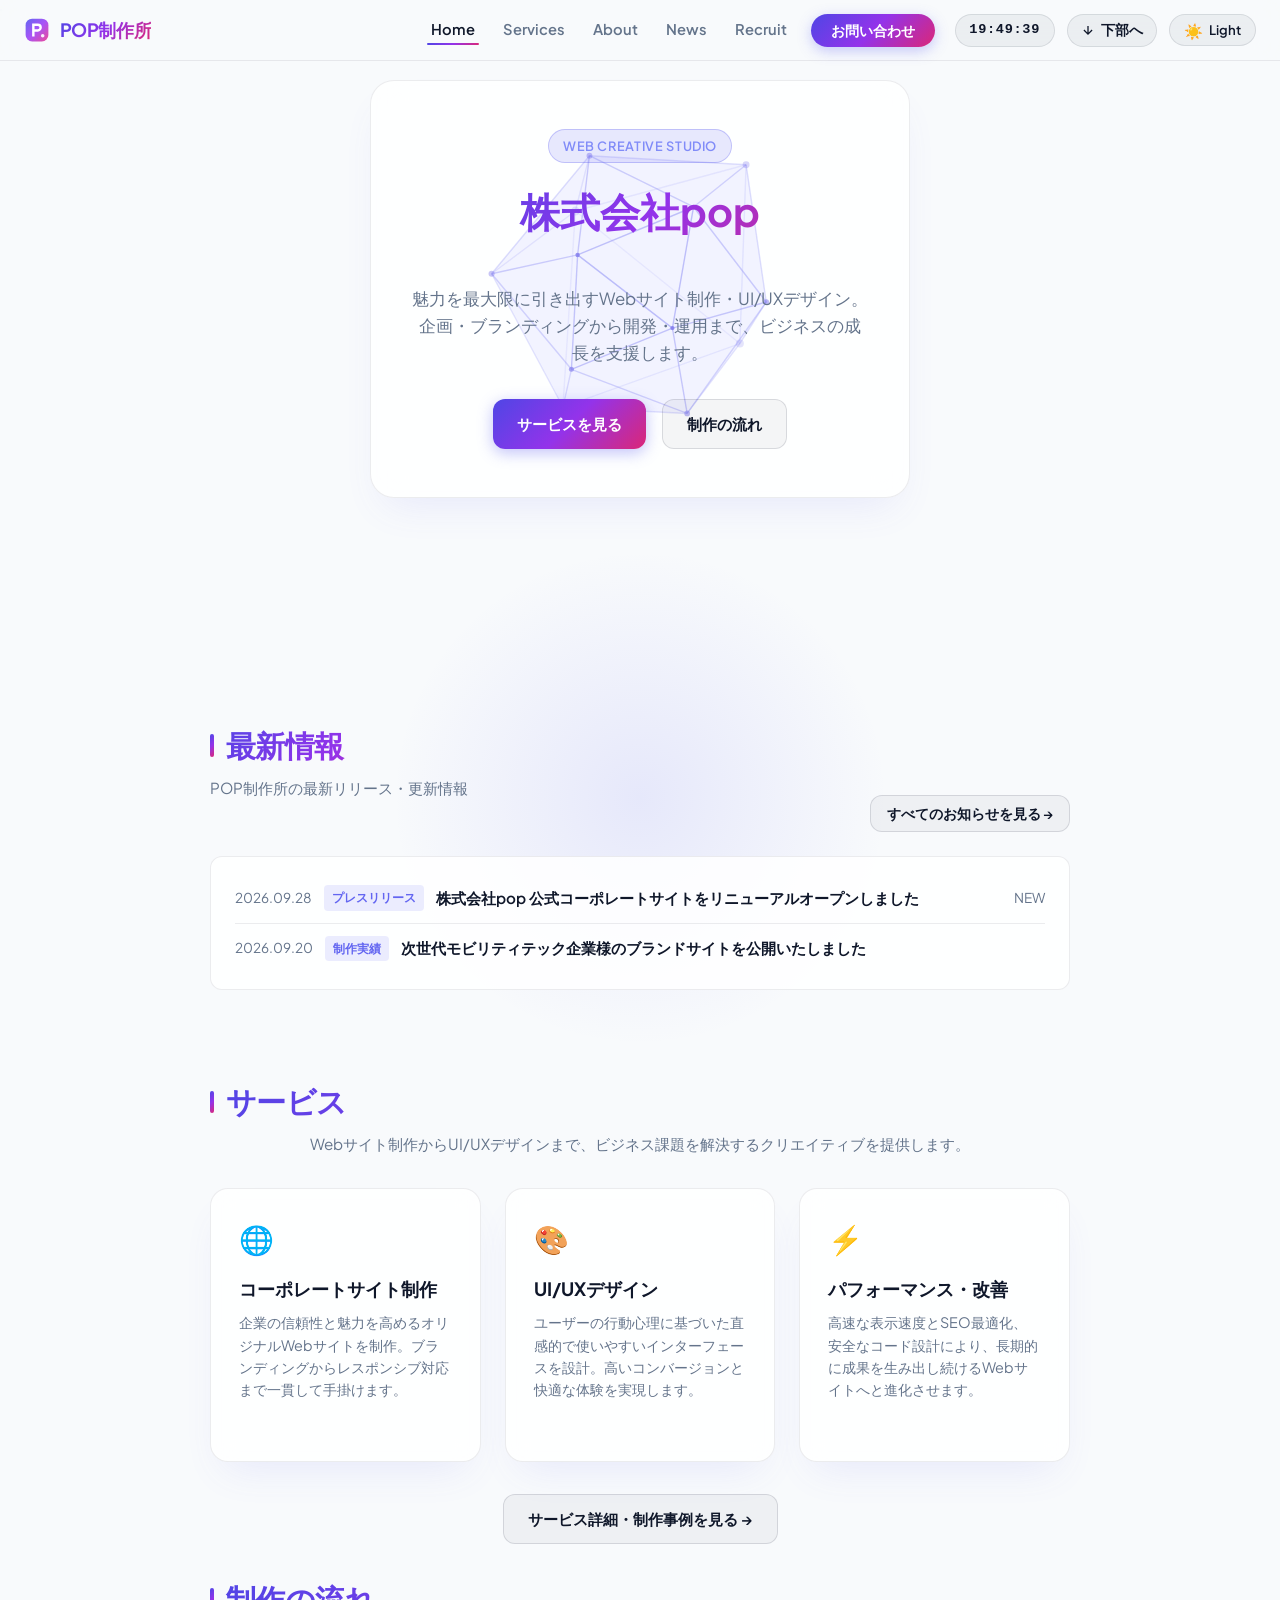
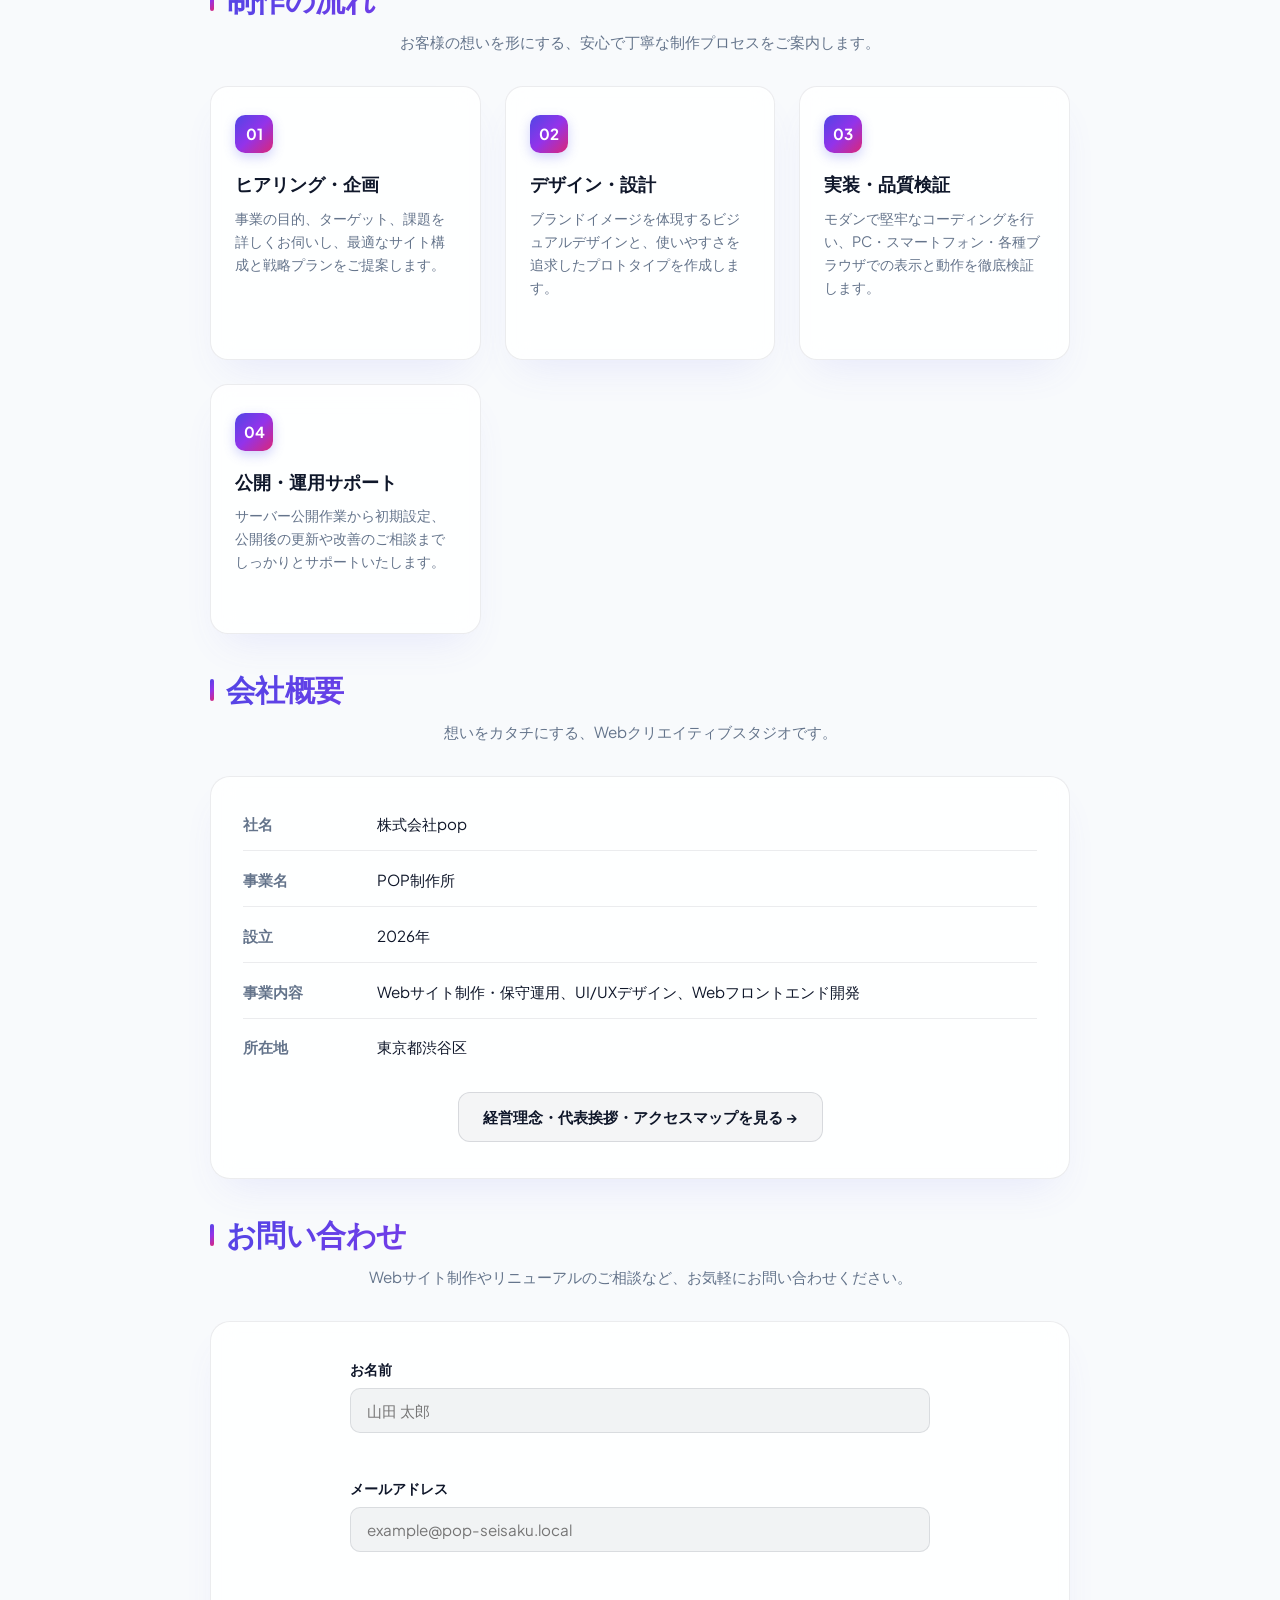
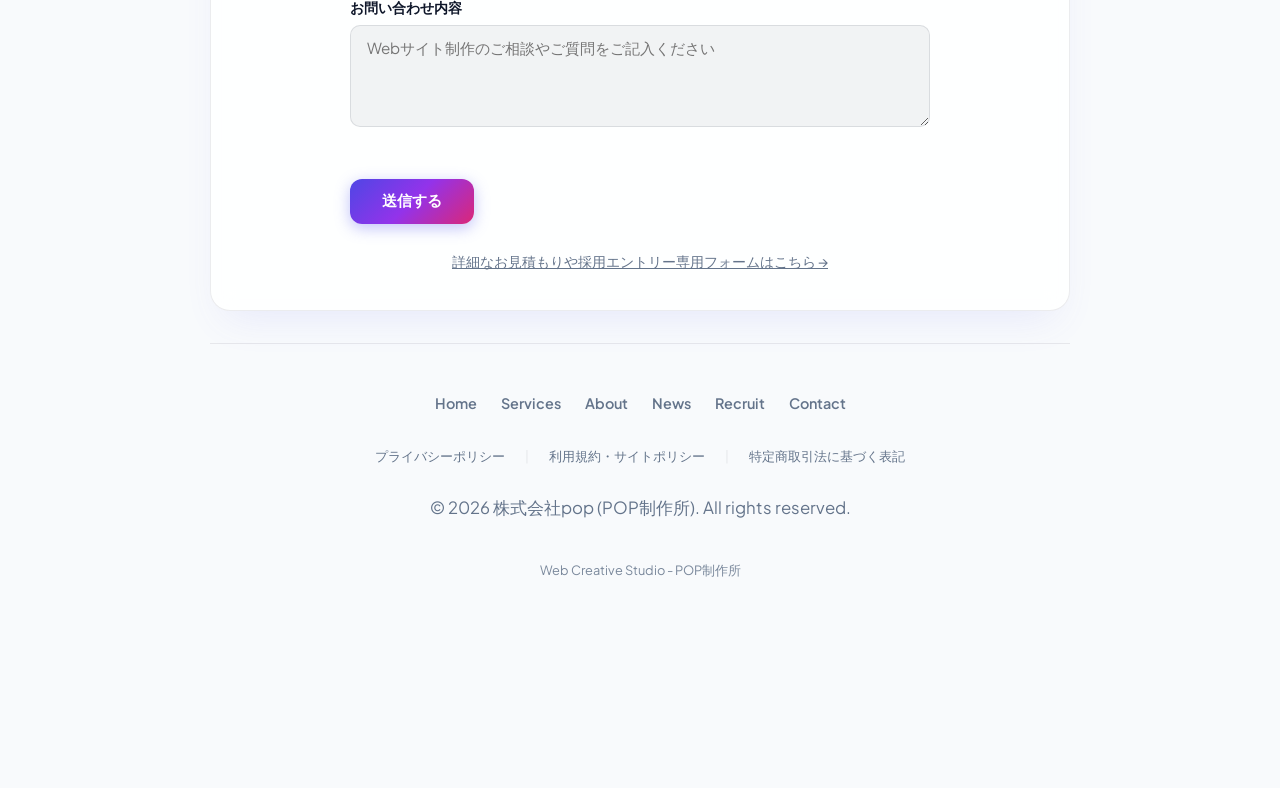
<file: index.html>
<!DOCTYPE html>
<html lang="ja">

<head>
  <meta charset="UTF-8">
  <meta name="viewport" content="width=device-width, initial-scale=1.0">
  <title>株式会社pop - POP制作所 | Webサイト制作・UI/UXデザイン</title>
  <meta name="description"
    content="株式会社pop（POP制作所）は、魅力を最大限に引き出すWebサイト制作・UI/UXデザインを手掛ける制作スタジオです。企画・デザインから実装・運用まで一貫してサポートします。">
  <link rel="canonical" href="https://r-emahh.github.io/myweb/">
  <meta property="og:title" content="株式会社pop - POP制作所 | Webサイト制作・UI/UXデザイン">
  <meta property="og:description"
    content="株式会社pop（POP制作所）は、魅力を最大限に引き出すWebサイト制作・UI/UXデザインを手掛ける制作スタジオです。企画・デザインから実装・運用まで一貫してサポートします。">
  <meta property="og:type" content="website">
  <meta property="og:url" content="https://r-emahh.github.io/myweb/">
  <meta property="og:site_name" content="株式会社pop (POP制作所)">
  <meta property="og:image" content="https://r-emahh.github.io/myweb/public/og-image.svg">
  <meta name="twitter:card" content="summary_large_image">
  <meta name="twitter:title" content="株式会社pop - POP制作所 | Webサイト制作・UI/UXデザイン">
  <meta name="twitter:description" content="株式会社pop（POP制作所）は、魅力を最大限に引き出すWebサイト制作・UI/UXデザインを手掛ける制作スタジオです。">
  <meta name="twitter:image" content="https://r-emahh.github.io/myweb/public/og-image.svg">
  <script>
    /* FOUC (Flash of Unstyled Content) 防止のための初期テーマ判定 */
    (function () {
      try {
        var savedTheme = localStorage.getItem('theme');
        var prefersDark = window.matchMedia && window.matchMedia('(prefers-color-scheme: dark)').matches;
        var initialTheme = savedTheme ? savedTheme : (prefersDark ? 'dark' : 'light');
        document.documentElement.setAttribute('data-theme', initialTheme);
      } catch (e) {
        document.documentElement.setAttribute('data-theme', 'dark');
      }
    })();
  </script>
  <link rel="icon" type="image/svg+xml"
    href="data:image/svg+xml,%3Csvg xmlns='http://www.w3.org/2000/svg' viewBox='0 0 32 32'%3E%3Cdefs%3E%3ClinearGradient id='g' x1='2' y1='2' x2='30' y2='30' gradientUnits='userSpaceOnUse'%3E%3Cstop offset='0%25' stop-color='%236366f1'/%3E%3Cstop offset='50%25' stop-color='%23a855f7'/%3E%3Cstop offset='100%25' stop-color='%23ec4899'/%3E%3C/linearGradient%3E%3C/defs%3E%3Crect x='2' y='2' width='28' height='28' rx='8' fill='url(%23g)'/%3E%3Cpath d='M10 8h7a5 5 0 0 1 5 5c0 2.76-2.24 5-5 5h-4v6h-3V8zm3 3v4h4a2 2 0 1 0 0-4h-4z' fill='%23ffffff'/%3E%3Ccircle cx='23' cy='23' r='2.2' fill='%23ffffff' opacity='0.9'/%3E%3C/svg%3E">
  <link rel="preconnect" href="https://fonts.googleapis.com">
  <link rel="preconnect" href="https://fonts.gstatic.com" crossorigin>
  <link href="https://fonts.googleapis.com/css2?family=Plus+Jakarta+Sans:wght@400;600;700&display=swap"
    rel="stylesheet">
  <link rel="stylesheet" href="public/css/common.css">
  <link rel="stylesheet" href="css/header.css">
  <style>
    :root,
    [data-theme="dark"] {
      --bg: #090d16;
      --header-bg: rgba(9, 13, 22, 0.75);
      --card-bg: rgba(255, 255, 255, 0.05);
      --card-border: rgba(255, 255, 255, 0.12);
      --card-shadow: 0 20px 40px -15px rgba(0, 0, 0, 0.5);
      --text-main: #f3f4f6;
      --text-muted: #9ca3af;
      --accent-gradient: linear-gradient(135deg, #6366f1 0%, #a855f7 50%, #ec4899 100%);
      --ambient-glow: rgba(99, 102, 241, 0.15);
      --toggle-bg: rgba(255, 255, 255, 0.08);
      --toggle-border: rgba(255, 255, 255, 0.16);
      --toggle-hover: rgba(255, 255, 255, 0.14);
    }

    [data-theme="light"] {
      --bg: #f8fafc;
      --header-bg: rgba(248, 250, 252, 0.8);
      --card-bg: rgba(255, 255, 255, 0.85);
      --card-border: rgba(15, 23, 42, 0.08);
      --card-shadow: 0 20px 40px -15px rgba(99, 102, 241, 0.12);
      --text-main: #0f172a;
      --text-muted: #64748b;
      --accent-gradient: linear-gradient(135deg, #4f46e5 0%, #9333ea 50%, #db2777 100%);
      --ambient-glow: rgba(99, 102, 241, 0.12);
      --toggle-bg: rgba(15, 23, 42, 0.05);
      --toggle-border: rgba(15, 23, 42, 0.1);
      --toggle-hover: rgba(15, 23, 42, 0.1);
    }

    html {
      scroll-behavior: smooth;
      overflow-x: hidden;
    }

    * {
      box-sizing: border-box;
      margin: 0;
      padding: 0;
    }

    body {
      font-family: 'Plus Jakarta Sans', -apple-system, BlinkMacSystemFont, sans-serif;
      background-color: var(--bg);
      color: var(--text-main);
      min-height: 100vh;
      display: flex;
      flex-direction: column;
      align-items: center;
      justify-content: center;
      padding: 5rem 1.5rem 2rem;
      position: relative;
      overflow-x: hidden;
      transition: background-color 0.3s ease, color 0.3s ease;
    }

    /* Ambient background glow */
    body::before {
      content: '';
      position: absolute;
      top: 20%;
      left: 50%;
      transform: translate(-50%, -50%);
      width: 500px;
      height: 500px;
      background: radial-gradient(circle, var(--ambient-glow) 0%, rgba(0, 0, 0, 0) 70%);
      z-index: 0;
      pointer-events: none;
      transition: background 0.3s ease;
    }

    /* Floating Particles Effect (Issue #12) */
    .particle-canvas {
      position: fixed;
      top: 0;
      left: 0;
      width: 100vw;
      height: 100vh;
      pointer-events: none;
      z-index: 0;
      contain: strict;
      transform: translateZ(0);
      will-change: transform;
    }

    /* 3D Geometric Polyhedron (Issue #14) */
    .polyhedron-canvas {
      position: absolute;
      top: 50%;
      left: 50%;
      transform: translate(-50%, -50%) translateZ(0);
      width: 560px;
      height: 560px;
      pointer-events: none;
      z-index: -1;
      opacity: 0.85;
      transition: opacity 0.3s ease;
      contain: strict;
      will-change: transform;
    }

    [data-theme="light"] .polyhedron-canvas {
      opacity: 0.7;
    }

    @media (max-width: 640px) {
      .polyhedron-canvas {
        width: 320px;
        height: 320px;
      }
    }



    .card {
      position: relative;
      z-index: 1;
      background: var(--card-bg);
      border: 1px solid var(--card-border);
      backdrop-filter: blur(16px);
      -webkit-backdrop-filter: blur(16px);
      padding: 3rem 2.5rem;
      border-radius: 24px;
      max-width: 540px;
      width: 100%;
      text-align: center;
      box-shadow: var(--card-shadow);
      transition: background-color 0.3s ease, border-color 0.3s ease, box-shadow 0.3s ease;
    }

    .badge {
      display: inline-block;
      padding: 0.35rem 0.9rem;
      font-size: 0.8rem;
      font-weight: 600;
      letter-spacing: 0.05em;
      text-transform: uppercase;
      background: rgba(99, 102, 241, 0.15);
      color: #818cf8;
      border: 1px solid rgba(99, 102, 241, 0.3);
      border-radius: 9999px;
      margin-bottom: 1.5rem;
    }

    h1 {
      font-size: 2.5rem;
      font-weight: 700;
      line-height: 1.2;
      margin-bottom: 1rem;
      background: var(--accent-gradient);
      -webkit-background-clip: text;
      -webkit-text-fill-color: transparent;
    }

    p {
      color: var(--text-muted);
      font-size: 1.05rem;
      line-height: 1.6;
      margin-bottom: 2rem;
      transition: color 0.3s ease;
    }

    .button-group {
      display: flex;
      gap: 1rem;
      justify-content: center;
      flex-wrap: wrap;
    }

    .btn {
      display: inline-flex;
      align-items: center;
      justify-content: center;
      padding: 0.75rem 1.5rem;
      font-size: 0.95rem;
      font-weight: 600;
      border-radius: 12px;
      text-decoration: none;
      transition: all 0.25s ease;
      cursor: pointer;
    }

    .btn-primary {
      background: var(--accent-gradient);
      color: #ffffff;
      border: none;
      box-shadow: 0 4px 15px rgba(99, 102, 241, 0.4);
    }

    .btn-primary:hover {
      transform: translateY(-2px);
      box-shadow: 0 6px 20px rgba(99, 102, 241, 0.55);
    }

    .btn-secondary {
      background: rgba(255, 255, 255, 0.05);
      color: var(--text-main);
      border: 1px solid var(--card-border);
    }

    [data-theme="light"] .btn-secondary {
      background: rgba(15, 23, 42, 0.04);
      color: var(--text-main);
      border-color: rgba(15, 23, 42, 0.12);
    }

    .btn-secondary:hover {
      background: rgba(255, 255, 255, 0.1);
      transform: translateY(-2px);
    }

    [data-theme="light"] .btn-secondary:hover {
      background: rgba(15, 23, 42, 0.08);
    }

    /* Features & Content Section (Scrollable Area) */
    .content-container {
      width: 100%;
      max-width: 860px;
      margin-top: 14rem;
      padding-bottom: 8rem;
      display: flex;
      flex-direction: column;
      gap: 2rem;
      z-index: 1;
    }

    .features-grid {
      display: grid;
      grid-template-columns: repeat(auto-fit, minmax(240px, 1fr));
      gap: 1.5rem;
    }

    .feature-card {
      background: var(--card-bg);
      border: 1px solid var(--card-border);
      backdrop-filter: blur(12px);
      -webkit-backdrop-filter: blur(12px);
      padding: 1.75rem;
      border-radius: 18px;
      box-shadow: var(--card-shadow);
      transition: transform 0.25s ease, border-color 0.25s ease;
    }

    .feature-card:hover {
      transform: translateY(-3px);
      border-color: rgba(99, 102, 241, 0.4);
    }

    .feature-icon {
      font-size: 1.75rem;
      margin-bottom: 0.75rem;
      display: inline-block;
    }

    .feature-title {
      font-size: 1.15rem;
      font-weight: 700;
      margin-bottom: 0.5rem;
      color: var(--text-main);
    }

    .feature-desc {
      font-size: 0.9rem;
      line-height: 1.55;
      color: var(--text-muted);
    }

    .hero-sub {
      display: block;
      font-size: 1.55rem;
      font-weight: 600;
      color: var(--text-main);
      margin-top: 0.35rem;
      opacity: 0.95;
    }

    /* Corporate Content Sections (Issue #31, #33) */
    .content-section {
      scroll-margin-top: 5.5rem;
      width: 100%;
      display: flex;
      flex-direction: column;
    }

    .section-title {
      font-size: 1.85rem;
      font-weight: 700;
      margin-bottom: 0.4rem;
      text-align: center;
      background: var(--accent-gradient);
      -webkit-background-clip: text;
      -webkit-text-fill-color: transparent;
    }

    .section-subtitle {
      text-align: center;
      color: var(--text-muted);
      margin-bottom: 2rem;
      font-size: 0.95rem;
      line-height: 1.6;
    }

    .company-card,
    .contact-card {
      background: var(--card-bg);
      border: 1px solid var(--card-border);
      border-radius: 20px;
      padding: 2.25rem 2rem;
      box-shadow: var(--card-shadow);
      backdrop-filter: blur(12px);
      -webkit-backdrop-filter: blur(12px);
      width: 100%;
      transition: background-color 0.3s ease, border-color 0.3s ease;
    }

    .company-details {
      display: flex;
      flex-direction: column;
      gap: 1.1rem;
    }

    .detail-row {
      display: flex;
      align-items: baseline;
      border-bottom: 1px solid var(--card-border);
      padding-bottom: 0.85rem;
      gap: 1.5rem;
    }

    .detail-row:last-child {
      border-bottom: none;
      padding-bottom: 0;
    }

    .detail-row dt {
      width: 110px;
      font-weight: 600;
      color: var(--text-muted);
      flex-shrink: 0;
      font-size: 0.92rem;
    }

    .detail-row dd {
      color: var(--text-main);
      font-size: 0.95rem;
      line-height: 1.5;
    }

    .contact-form {
      display: flex;
      flex-direction: column;
      gap: 1.25rem;
      max-width: 580px;
      margin: 0 auto;
      width: 100%;
    }

    .form-group {
      display: flex;
      flex-direction: column;
      gap: 0.45rem;
      text-align: left;
    }

    .form-group label {
      font-size: 0.88rem;
      font-weight: 600;
      color: var(--text-main);
    }

    .form-input,
    .form-textarea {
      background: var(--toggle-bg);
      border: 1px solid var(--toggle-border);
      border-radius: 10px;
      padding: 0.75rem 1rem;
      color: var(--text-main);
      font-family: inherit;
      font-size: 0.95rem;
      outline: none;
      transition: border-color 0.2s ease, box-shadow 0.2s ease, background-color 0.2s ease;
    }

    .form-input:focus,
    .form-textarea:focus {
      border-color: #6366f1;
      box-shadow: 0 0 0 3px rgba(99, 102, 241, 0.25);
    }

    .contact-submit-btn {
      margin-top: 0.5rem;
      align-self: flex-start;
      padding: 0.75rem 2rem;
    }

    /* Process Section (Issue #33) */
    .process-grid {
      display: grid;
      grid-template-columns: repeat(auto-fit, minmax(240px, 1fr));
      gap: 1.5rem;
      width: 100%;
    }

    .process-card {
      background: var(--card-bg);
      border: 1px solid var(--card-border);
      backdrop-filter: blur(12px);
      -webkit-backdrop-filter: blur(12px);
      padding: 1.75rem 1.5rem;
      border-radius: 18px;
      box-shadow: var(--card-shadow);
      display: flex;
      flex-direction: column;
      position: relative;
      transition: transform 0.25s ease, border-color 0.25s ease;
    }

    .process-card:hover {
      transform: translateY(-3px);
      border-color: rgba(99, 102, 241, 0.4);
    }

    .process-num {
      display: inline-flex;
      align-items: center;
      justify-content: center;
      width: 38px;
      height: 38px;
      border-radius: 10px;
      background: var(--accent-gradient);
      color: #ffffff;
      font-size: 0.95rem;
      font-weight: 700;
      margin-bottom: 1rem;
      box-shadow: 0 4px 12px rgba(99, 102, 241, 0.3);
    }

    .process-title {
      font-size: 1.15rem;
      font-weight: 700;
      margin-bottom: 0.5rem;
      color: var(--text-main);
    }

    .process-desc {
      font-size: 0.9rem;
      line-height: 1.6;
      color: var(--text-muted);
    }

    .site-footer {
      text-align: center;
      padding: 3rem 0 1rem;
      color: var(--text-muted);
      font-size: 0.85rem;
      display: flex;
      flex-direction: column;
      gap: 0.35rem;
    }

    .footer-note {
      font-size: 0.8rem;
      color: var(--text-muted);
      opacity: 0.85;
    }

    /* Back To Top Button */
    .back-to-top-btn {
      position: fixed;
      bottom: 2rem;
      right: 2rem;
      z-index: 90;
      width: 46px;
      height: 46px;
      border-radius: 50%;
      background: var(--card-bg);
      border: 1px solid var(--card-border);
      color: var(--text-main);
      backdrop-filter: blur(16px);
      -webkit-backdrop-filter: blur(16px);
      display: flex;
      align-items: center;
      justify-content: center;
      cursor: pointer;
      box-shadow: var(--card-shadow);
      opacity: 0;
      visibility: hidden;
      transform: translateY(12px);
      pointer-events: none;
      transition: opacity 0.3s ease, visibility 0.3s ease, transform 0.3s ease, background-color 0.2s ease, border-color 0.2s ease;
    }

    .back-to-top-btn.visible {
      opacity: 1;
      visibility: visible;
      transform: translateY(0);
      pointer-events: auto;
    }

    .back-to-top-btn:hover {
      background: var(--toggle-hover);
      border-color: rgba(99, 102, 241, 0.5);
      transform: translateY(-2px);
      box-shadow: 0 8px 24px rgba(99, 102, 241, 0.35);
    }

    .back-to-top-btn:focus-visible {
      outline: 2px solid #6366f1;
      outline-offset: 3px;
    }

    .back-to-top-btn svg {
      width: 20px;
      height: 20px;
      stroke: currentColor;
      stroke-width: 2.2;
      fill: none;
      transition: transform 0.2s ease;
    }

    .back-to-top-btn:hover svg {
      transform: translateY(-2px);
    }

    /* Responsive Header & Navigation (Issue #31) */
    @media (max-width: 860px) {
      .hamburger-btn {
        display: flex;
      }

      .site-nav {
        position: fixed;
        top: 56px;
        left: 0;
        width: 100%;
        background: var(--header-bg);
        backdrop-filter: blur(16px);
        -webkit-backdrop-filter: blur(16px);
        border-bottom: 1px solid var(--card-border);
        box-shadow: var(--card-shadow);
        flex-direction: column;
        align-items: stretch;
        padding: 1.25rem 1.5rem 1.5rem;
        transform: translateY(-140%);
        opacity: 0;
        pointer-events: none;
        transition: transform 0.3s cubic-bezier(0.16, 1, 0.3, 1), opacity 0.25s ease;
        z-index: 99;
      }

      .site-nav.is-open {
        transform: translateY(0);
        opacity: 1;
        pointer-events: auto;
      }

      .nav-list {
        flex-direction: column;
        align-items: stretch;
        gap: 0.75rem;
        width: 100%;
      }

      .nav-link {
        display: block;
        padding: 0.55rem 0.25rem;
        font-size: 1rem;
        border-bottom: 1px solid rgba(255, 255, 255, 0.04);
      }

      [data-theme="light"] .nav-link {
        border-bottom-color: rgba(15, 23, 42, 0.04);
      }

      .header-right>.header-cta {
        display: none;
      }

      .mobile-cta {
        display: block;
        margin-top: 0.75rem;
        width: 100%;
      }

      .mobile-cta .header-cta {
        display: flex;
        width: 100%;
        padding: 0.65rem 1.25rem;
        font-size: 0.95rem;
      }

      .time-display {
        display: none;
      }
    }

    @media (max-width: 640px) {
      body {
        padding: 4.5rem 1rem 2rem;
      }

      .card {
        padding: 2rem 1.5rem;
      }

      h1 {
        font-size: 2rem;
      }


      .back-to-top-btn {
        bottom: 1.25rem;
        right: 1.25rem;
        width: 40px;
        height: 40px;
      }

      .content-container {
        margin-top: 2rem;
        padding-bottom: 2rem;
      }

      .detail-row {
        flex-direction: column;
        gap: 0.3rem;
      }

      .detail-row dt {
        width: 100%;
      }
    }

    /* View Transitions Circular Reveal Animation (Issue #5) */
    ::view-transition-old(root),
    ::view-transition-new(root) {
      animation: none;
      mix-blend-mode: normal;
    }

    ::view-transition-old(root) {
      z-index: 1;
    }

    ::view-transition-new(root) {
      z-index: 9999;
    }

    /* Konami Easter Egg: Retro & Gravity Collapse Styles */
    .crt-overlay {
      position: fixed;
      top: 0;
      left: 0;
      width: 100vw;
      height: 100vh;
      pointer-events: none;
      z-index: 999;
      background: linear-gradient(rgba(18, 16, 16, 0) 50%, rgba(0, 0, 0, 0.25) 50%),
        radial-gradient(circle, transparent 60%, rgba(0, 0, 0, 0.6) 100%);
      background-size: 100% 4px, 100% 100%;
      opacity: 0;
      transition: opacity 0.5s ease;
    }

    body.konami-active .crt-overlay {
      opacity: 1;
    }

    .konami-banner {
      position: fixed;
      top: 1.5rem;
      left: 50%;
      transform: translateX(-50%) translateY(-100px);
      z-index: 1000;
      background: #000000;
      border: 2px solid #22c55e;
      color: #22c55e;
      font-family: ui-monospace, SFMono-Regular, "Courier New", monospace;
      padding: 0.85rem 1.75rem;
      border-radius: 8px;
      box-shadow: 0 0 25px rgba(34, 197, 94, 0.6), inset 0 0 10px rgba(34, 197, 94, 0.3);
      display: flex;
      align-items: center;
      gap: 1.25rem;
      opacity: 0;
      transition: transform 0.4s cubic-bezier(0.175, 0.885, 0.32, 1.275), opacity 0.3s ease;
      text-shadow: 0 0 8px rgba(34, 197, 94, 0.8);
      user-select: none;
      pointer-events: none;
    }

    body.konami-active .konami-banner {
      transform: translateX(-50%) translateY(0);
      opacity: 1;
      pointer-events: auto;
    }

    .konami-text {
      font-weight: 700;
      font-size: 0.95rem;
      letter-spacing: 0.1em;
      text-transform: uppercase;
    }

    .konami-reset-btn {
      background: #22c55e;
      color: #000000;
      border: none;
      font-family: inherit;
      font-size: 0.8rem;
      font-weight: 700;
      padding: 0.35rem 0.85rem;
      border-radius: 4px;
      cursor: pointer;
      box-shadow: 0 0 10px rgba(34, 197, 94, 0.7);
      transition: transform 0.15s ease, background-color 0.15s ease;
    }

    .konami-reset-btn:hover {
      background: #4ade80;
      transform: scale(1.05);
    }

    /* Gravity Fall Keyframes */
    @keyframes gravityFall {
      0% {
        transform: translate(0, 0) rotate(0deg);
      }

      20% {
        transform: translate(-3px, 2px) rotate(-2deg);
      }

      35% {
        transform: translate(4px, -2px) rotate(3deg);
      }

      50% {
        transform: translate(-5px, 8px) rotate(-6deg);
      }

      100% {
        transform: translateY(120vh) rotate(var(--fall-rot, 35deg));
        opacity: 0.3;
      }
    }

    body.konami-active .card {
      animation: gravityFall 1.8s cubic-bezier(0.55, 0.055, 0.675, 0.19) forwards;
      animation-delay: 0.2s;
      --fall-rot: 28deg;
    }

    body.konami-active .site-header {
      animation: gravityFall 1.6s cubic-bezier(0.55, 0.055, 0.675, 0.19) forwards;
      animation-delay: 0.5s;
      --fall-rot: -22deg;
    }

    body.konami-active .feature-card:nth-child(1) {
      animation: gravityFall 1.7s cubic-bezier(0.55, 0.055, 0.675, 0.19) forwards;
      animation-delay: 0.3s;
      --fall-rot: -35deg;
    }

    body.konami-active .feature-card:nth-child(2) {
      animation: gravityFall 1.9s cubic-bezier(0.55, 0.055, 0.675, 0.19) forwards;
      animation-delay: 0.1s;
      --fall-rot: 42deg;
    }

    body.konami-active .feature-card:nth-child(3) {
      animation: gravityFall 1.8s cubic-bezier(0.55, 0.055, 0.675, 0.19) forwards;
      animation-delay: 0.4s;
      --fall-rot: -18deg;
    }

    body.konami-active .site-footer {
      animation: gravityFall 1.5s cubic-bezier(0.55, 0.055, 0.675, 0.19) forwards;
      animation-delay: 0.6s;
      --fall-rot: 15deg;
    }

    body.konami-active .back-to-top-btn {
      animation: gravityFall 1.4s cubic-bezier(0.55, 0.055, 0.675, 0.19) forwards;
      animation-delay: 0.25s;
      --fall-rot: 65deg;
    }

    /* Accessibility: prefers-reduced-motion (Issue #16) */
    @media (prefers-reduced-motion: reduce) {

      *,
      *::before,
      *::after {
        animation-duration: 0.01ms !important;
        animation-iteration-count: 1 !important;
        transition-duration: 0.01ms !important;
        scroll-behavior: auto !important;
      }

      .particle-canvas {
        display: none !important;
      }

      .polyhedron-canvas {
        opacity: 0.35 !important;
        transform: translate(-50%, -50%) !important;
      }

      body.konami-active .card,
      body.konami-active .site-header,
      body.konami-active .feature-card,
      body.konami-active .site-footer,
      body.konami-active .back-to-top-btn {
        animation: none !important;
      }
    }
  </style>
</head>

<body>
  <canvas id="particle-canvas" class="particle-canvas" aria-hidden="true"></canvas>
  <div id="header-placeholder"></div>

  <main class="card">
    <canvas id="polyhedron-canvas" class="polyhedron-canvas" width="560" height="560" aria-hidden="true"></canvas>
    <div class="badge">Web Creative Studio</div>
    <h1>株式会社pop<br><span class="hero-sub">POP制作所</span></h1>
    <p>魅力を最大限に引き出すWebサイト制作・UI/UXデザイン。<br>企画・ブランディングから開発・運用まで、ビジネスの成長を支援します。</p>
    <div class="button-group">
      <a href="#services" class="btn btn-primary" id="btn-services">サービスを見る</a>
      <a href="#process" class="btn btn-secondary" id="btn-process">制作の流れ</a>
    </div>
  </main>

  <div class="content-container" id="explore">
    <section id="news" class="content-section" style="margin-bottom: 3.5rem;">
      <div
        style="display: flex; justify-content: space-between; align-items: flex-end; margin-bottom: 1.5rem; flex-wrap: wrap; gap: 1rem;">
        <div>
          <h2 class="section-title">最新情報</h2>
          <p class="section-subtitle">POP制作所の最新リリース・更新情報</p>
        </div>
        <a href="news.html" class="btn btn-secondary" style="font-size: 0.85rem; padding: 0.4rem 1rem;">すべてのお知らせを見る
          →</a>
      </div>
      <div
        style="background: var(--card-bg); border: 1px solid var(--card-border); border-radius: 12px; padding: 1rem 1.5rem;">
        <div
          style="display: flex; justify-content: space-between; align-items: center; padding: 0.75rem 0; border-bottom: 1px solid var(--card-border); flex-wrap: wrap; gap: 0.5rem;">
          <div style="display: flex; align-items: center; gap: 0.75rem;">
            <time style="font-size: 0.85rem; color: var(--text-muted);">2026.09.28</time>
            <span
              style="font-size: 0.75rem; padding: 0.2rem 0.5rem; background: var(--ambient-glow); border-radius: 4px; font-weight: 700; color: #6366f1;">プレスリリース</span>
            <a href="news.html"
              style="color: var(--text-main); text-decoration: none; font-weight: 600; font-size: 0.95rem;">株式会社pop
              公式コーポレートサイトをリニューアルオープンしました</a>
          </div>
          <span style="color: var(--text-muted); font-size: 0.85rem;">NEW</span>
        </div>
        <div
          style="display: flex; justify-content: space-between; align-items: center; padding: 0.75rem 0; flex-wrap: wrap; gap: 0.5rem;">
          <div style="display: flex; align-items: center; gap: 0.75rem;">
            <time style="font-size: 0.85rem; color: var(--text-muted);">2026.09.20</time>
            <span
              style="font-size: 0.75rem; padding: 0.2rem 0.5rem; background: var(--ambient-glow); border-radius: 4px; font-weight: 700; color: #6366f1;">制作実績</span>
            <a href="news.html"
              style="color: var(--text-main); text-decoration: none; font-weight: 600; font-size: 0.95rem;">次世代モビリティテック企業様のブランドサイトを公開いたしました</a>
          </div>
        </div>
      </div>
    </section>

    <section id="services" class="content-section">
      <h2 class="section-title">サービス</h2>
      <p class="section-subtitle">Webサイト制作からUI/UXデザインまで、ビジネス課題を解決するクリエイティブを提供します。</p>
      <div class="features-grid">
        <div class="feature-card">
          <span class="feature-icon">🌐</span>
          <h3 class="feature-title">コーポレートサイト制作</h3>
          <p class="feature-desc">企業の信頼性と魅力を高めるオリジナルWebサイトを制作。ブランディングからレスポンシブ対応まで一貫して手掛けます。</p>
        </div>
        <div class="feature-card">
          <span class="feature-icon">🎨</span>
          <h3 class="feature-title">UI/UXデザイン</h3>
          <p class="feature-desc">ユーザーの行動心理に基づいた直感的で使いやすいインターフェースを設計。高いコンバージョンと快適な体験を実現します。</p>
        </div>
        <div class="feature-card">
          <span class="feature-icon">⚡</span>
          <h3 class="feature-title">パフォーマンス・改善</h3>
          <p class="feature-desc">高速な表示速度とSEO最適化、安全なコード設計により、長期的に成果を生み出し続けるWebサイトへと進化させます。</p>
        </div>
      </div>
      <div style="text-align: center; margin-top: 2rem;">
        <a href="services.html" class="btn btn-secondary">サービス詳細・制作事例を見る →</a>
      </div>
    </section>

    <section id="process" class="content-section">
      <h2 class="section-title">制作の流れ</h2>
      <p class="section-subtitle">お客様の想いを形にする、安心で丁寧な制作プロセスをご案内します。</p>
      <div class="process-grid">
        <div class="process-card">
          <span class="process-num">01</span>
          <h3 class="process-title">ヒアリング・企画</h3>
          <p class="process-desc">事業の目的、ターゲット、課題を詳しくお伺いし、最適なサイト構成と戦略プランをご提案します。</p>
        </div>
        <div class="process-card">
          <span class="process-num">02</span>
          <h3 class="process-title">デザイン・設計</h3>
          <p class="process-desc">ブランドイメージを体現するビジュアルデザインと、使いやすさを追求したプロトタイプを作成します。</p>
        </div>
        <div class="process-card">
          <span class="process-num">03</span>
          <h3 class="process-title">実装・品質検証</h3>
          <p class="process-desc">モダンで堅牢なコーディングを行い、PC・スマートフォン・各種ブラウザでの表示と動作を徹底検証します。</p>
        </div>
        <div class="process-card">
          <span class="process-num">04</span>
          <h3 class="process-title">公開・運用サポート</h3>
          <p class="process-desc">サーバー公開作業から初期設定、公開後の更新や改善のご相談までしっかりとサポートいたします。</p>
        </div>
      </div>
    </section>

    <section id="company" class="content-section">
      <h2 class="section-title">会社概要</h2>
      <p class="section-subtitle">想いをカタチにする、Webクリエイティブスタジオです。</p>
      <div class="company-card">
        <dl class="company-details">
          <div class="detail-row">
            <dt>社名</dt>
            <dd>株式会社pop</dd>
          </div>
          <div class="detail-row">
            <dt>事業名</dt>
            <dd>POP制作所</dd>
          </div>
          <div class="detail-row">
            <dt>設立</dt>
            <dd>2026年</dd>
          </div>
          <div class="detail-row">
            <dt>事業内容</dt>
            <dd>Webサイト制作・保守運用、UI/UXデザイン、Webフロントエンド開発</dd>
          </div>
          <div class="detail-row">
            <dt>所在地</dt>
            <dd>東京都渋谷区</dd>
          </div>
        </dl>
        <div style="text-align: center; margin-top: 2rem;">
          <a href="about.html" class="btn btn-secondary">経営理念・代表挨拶・アクセスマップを見る →</a>
        </div>
      </div>
    </section>

    <section id="contact" class="content-section">
      <h2 class="section-title">お問い合わせ</h2>
      <p class="section-subtitle">Webサイト制作やリニューアルのご相談など、お気軽にお問い合わせください。</p>
      <div class="contact-card">
        <form class="contact-form" id="contact-form" onsubmit="event.preventDefault(); alert('お問い合わせを受け付けました。');">
          <div class="form-group">
            <label for="contact-name">お名前</label>
            <input type="text" id="contact-name" class="form-input" placeholder="山田 太郎" required>
          </div>
          <div class="form-group">
            <label for="contact-email">メールアドレス</label>
            <input type="email" id="contact-email" class="form-input" placeholder="example@pop-seisaku.local" required>
          </div>
          <div class="form-group">
            <label for="contact-message">お問い合わせ内容</label>
            <textarea id="contact-message" class="form-textarea" rows="4" placeholder="Webサイト制作のご相談やご質問をご記入ください"
              required></textarea>
          </div>
          <button type="submit" class="btn btn-primary contact-submit-btn">送信する</button>
        </form>
        <div style="text-align: center; margin-top: 1.5rem;">
          <a href="contact.html"
            style="color: var(--text-muted); font-size: 0.9rem; text-decoration: underline;">詳細なお見積もりや採用エントリー専用フォームはこちら
            →</a>
        </div>
      </div>
    </section>

    <footer class="site-footer">
      <ul class="footer-nav"
        style="display: flex; justify-content: center; flex-wrap: wrap; gap: 1.5rem; margin-bottom: 1.5rem; list-style: none;">
        <li><a href="index.html" style="color: var(--text-muted); text-decoration: none; font-weight: 600;">Home</a>
        </li>
        <li><a href="services.html"
            style="color: var(--text-muted); text-decoration: none; font-weight: 600;">Services</a></li>
        <li><a href="about.html" style="color: var(--text-muted); text-decoration: none; font-weight: 600;">About</a>
        </li>
        <li><a href="news.html" style="color: var(--text-muted); text-decoration: none; font-weight: 600;">News</a></li>
        <li><a href="recruit.html"
            style="color: var(--text-muted); text-decoration: none; font-weight: 600;">Recruit</a></li>
        <li><a href="contact.html"
            style="color: var(--text-muted); text-decoration: none; font-weight: 600;">Contact</a></li>
      </ul>
      <div
        style="display: flex; justify-content: center; gap: 1.25rem; margin-bottom: 1.5rem; flex-wrap: wrap; font-size: 0.82rem;">
        <a href="privacy.html" style="color: var(--text-muted); text-decoration: none;">プライバシーポリシー</a>
        <span style="color: var(--card-border);">|</span>
        <a href="terms.html" style="color: var(--text-muted); text-decoration: none;">利用規約・サイトポリシー</a>
        <span style="color: var(--card-border);">|</span>
        <a href="tokushoho.html" style="color: var(--text-muted); text-decoration: none;">特定商取引法に基づく表記</a>
      </div>
      <p>© <span id="current-year">2026</span> 株式会社pop (POP制作所). All rights reserved.</p>
      <p class="footer-note">Web Creative Studio - POP制作所</p>
    </footer>
  </div>

  <button id="back-to-top" class="back-to-top-btn" aria-label="ページ上部へ戻る" type="button">
    <svg viewBox="0 0 24 24">
      <path d="M12 19V5M5 12l7-7 7 7" />
    </svg>
  </button>

  <div class="crt-overlay" id="crt-overlay"></div>
  <div class="konami-banner" id="konami-banner" role="alert" aria-live="assertive">
    <span class="konami-text">👾 KONAMI CODE ACTIVATED! 👾</span>
    <button id="konami-reset" class="konami-reset-btn" type="button">RESTORE</button>
  </div>

  <script>
    (function () {
      /* ページ内アンカーリンク制御 (#btn-services, #btn-process) */
      (function () {
        var pageLinks = document.querySelectorAll('#btn-services, #btn-process');
        pageLinks.forEach(function (link) {
          link.addEventListener('click', function (e) {
            var href = link.getAttribute('href');
            if (href && href.startsWith('#')) {
              var targetEl = document.querySelector(href);
              if (targetEl) {
                e.preventDefault();
                targetEl.scrollIntoView({ behavior: 'smooth' });
              }
            }
          });
        });
      })();

      /* フッターの年表示を動的更新 (Issue #8) */
      var currentYearEl = document.getElementById('current-year');
      if (currentYearEl) {
        currentYearEl.textContent = String(new Date().getFullYear());
      }

      /* ページ上部へ戻るボタンの制御 (Issue #20) */
      var backToTopBtn = document.getElementById('back-to-top');
      if (backToTopBtn) {
        function handleScroll() {
          if (window.scrollY >= 400) {
            backToTopBtn.classList.add('visible');
          } else {
            backToTopBtn.classList.remove('visible');
          }
        }
        window.addEventListener('scroll', handleScroll, { passive: true });
        handleScroll();

        backToTopBtn.addEventListener('click', function () {
          var isReduced = window.matchMedia && window.matchMedia('(prefers-reduced-motion: reduce)').matches;
          window.scrollTo({ top: 0, behavior: isReduced ? 'auto' : 'smooth' });
        });
      }

      /* コナミコマンド (↑↑↓↓←→←→BA) ギミック */
      var konamiSequence = [
        'ArrowUp', 'ArrowUp',
        'ArrowDown', 'ArrowDown',
        'ArrowLeft', 'ArrowRight',
        'ArrowLeft', 'ArrowRight',
        'b', 'a'
      ];
      var konamiIndex = 0;

      function triggerKonami() {
        document.body.classList.add('konami-active');
      }

      function restoreKonami() {
        document.body.classList.remove('konami-active');
        konamiIndex = 0;
      }

      window.addEventListener('keydown', function (e) {
        var key = e.key;
        var expected = konamiSequence[konamiIndex];
        if (key.toLowerCase() === expected.toLowerCase() || key === expected) {
          konamiIndex++;
          if (konamiIndex === konamiSequence.length) {
            triggerKonami();
            konamiIndex = 0;
          }
        } else {
          konamiIndex = (key === konamiSequence[0]) ? 1 : 0;
        }

        if (e.key === 'Escape' && document.body.classList.contains('konami-active')) {
          restoreKonami();
        }
      });

      var resetBtn = document.getElementById('konami-reset');
      if (resetBtn) {
        resetBtn.addEventListener('click', restoreKonami);
      }

      /* モバイル・タッチ向け代替トリガー（ロゴを素早く5回タップ） */
      var logoEl = document.querySelector('.brand-title');
      var tapCount = 0;
      var lastTapTime = 0;
      if (logoEl) {
        logoEl.addEventListener('click', function () {
          var now = Date.now();
          if (now - lastTapTime < 600) {
            tapCount++;
            if (tapCount >= 5) {
              triggerKonami();
              tapCount = 0;
            }
          } else {
            tapCount = 1;
          }
          lastTapTime = now;
        });
      }

      /* 浮遊パーティクル／ダストエフェクト (Issue #12) */
      (function initParticles() {
        var canvas = document.getElementById('particle-canvas');
        if (!canvas) return;
        var ctx = canvas.getContext('2d');
        if (!ctx) return;

        var prefersReducedMotion = window.matchMedia && window.matchMedia('(prefers-reduced-motion: reduce)').matches;
        if (prefersReducedMotion) return;

        var width = 0;
        var height = 0;
        var particles = [];
        var maxParticles = 45;

        function resize() {
          width = window.innerWidth;
          height = window.innerHeight;
          canvas.width = width;
          canvas.height = height;
          maxParticles = width < 640 ? 25 : 45;
          while (particles.length > maxParticles) {
            particles.pop();
          }
        }
        window.addEventListener('resize', resize, { passive: true });
        resize();

        function createParticle(initial) {
          return {
            x: Math.random() * width,
            y: initial ? Math.random() * height : height + 10,
            radius: Math.random() * 1.5 + 0.7,
            vx: (Math.random() - 0.5) * 0.3,
            vy: -(Math.random() * 0.35 + 0.15),
            wobble: Math.random() * Math.PI * 2,
            wobbleSpeed: Math.random() * 0.015 + 0.008,
            wobbleRadius: Math.random() * 0.3 + 0.1,
            alpha: initial ? (Math.random() * 0.45 + 0.1) : 0,
            targetAlpha: Math.random() * 0.45 + 0.25,
            fadeIn: true,
            fadeSpeed: Math.random() * 0.006 + 0.003
          };
        }

        for (var i = 0; i < maxParticles; i++) {
          particles.push(createParticle(true));
        }

        function animate() {
          ctx.clearRect(0, 0, width, height);

          var isDark = document.documentElement.getAttribute('data-theme') !== 'light';

          for (var j = 0; j < particles.length; j++) {
            var p = particles[j];

            p.wobble += p.wobbleSpeed;
            p.x += p.vx + Math.sin(p.wobble) * p.wobbleRadius;
            p.y += p.vy;

            if (p.fadeIn) {
              p.alpha += p.fadeSpeed;
              if (p.alpha >= p.targetAlpha) {
                p.fadeIn = false;
              }
            } else {
              if (p.y < height * 0.25) {
                p.alpha -= p.fadeSpeed * 1.5;
              }
            }

            if (p.y < -10 || p.x < -20 || p.x > width + 20 || p.alpha <= 0) {
              particles[j] = createParticle(false);
              continue;
            }

            var color = isDark
              ? 'rgba(216, 226, 255, ' + Math.max(0, p.alpha) + ')'
              : 'rgba(99, 102, 241, ' + Math.max(0, p.alpha * 0.6) + ')';

            ctx.beginPath();
            ctx.arc(p.x, p.y, p.radius, 0, Math.PI * 2);
            ctx.fillStyle = color;
            ctx.fill();
          }

          if (isRunning && !document.hidden && !prefersReducedMotion) {
            animId = requestAnimationFrame(animate);
          } else {
            isRunning = false;
          }
        }

        var animId = null;
        var isRunning = false;

        function start() {
          if (!isRunning && !document.hidden && !prefersReducedMotion) {
            isRunning = true;
            animId = requestAnimationFrame(animate);
          }
        }

        function stop() {
          if (isRunning) {
            isRunning = false;
            if (animId) {
              cancelAnimationFrame(animId);
              animId = null;
            }
          }
        }

        document.addEventListener('visibilitychange', function () {
          if (document.hidden) {
            stop();
          } else {
            start();
          }
        });

        start();
      })();

      /* ゆっくりと自転・変形する3D幾何学体 (Issue #14) */
      (function initPolyhedron() {
        var canvas = document.getElementById('polyhedron-canvas');
        if (!canvas) return;
        var ctx = canvas.getContext('2d');
        if (!ctx) return;

        var prefersReducedMotion = window.matchMedia && window.matchMedia('(prefers-reduced-motion: reduce)').matches;

        var size = 560;
        var cx = size / 2;
        var cy = size / 2;

        // 正二十面体の黄金比座標
        var phi = (1 + Math.sqrt(5)) / 2;
        var len = Math.sqrt(1 + phi * phi);
        var u = 1 / len;
        var v = phi / len;

        var baseVertices = [
          [-u, v, 0], [u, v, 0], [-u, -v, 0], [u, -v, 0],
          [0, -u, v], [0, u, v], [0, -u, -v], [0, u, -v],
          [v, 0, -u], [v, 0, u], [-v, 0, -u], [-v, 0, u]
        ];

        var faces = [
          [0, 11, 5], [0, 5, 1], [0, 1, 7], [0, 7, 10], [0, 10, 11],
          [1, 5, 9], [5, 11, 4], [11, 10, 2], [10, 7, 6], [7, 1, 8],
          [3, 9, 4], [3, 4, 2], [3, 2, 6], [3, 6, 8], [3, 8, 9],
          [4, 9, 5], [2, 4, 11], [6, 2, 10], [8, 6, 7], [9, 8, 1]
        ];

        // エッジの抽出
        var edgeMap = {};
        var edges = [];
        for (var f = 0; f < faces.length; f++) {
          var tri = faces[f];
          for (var e = 0; e < 3; e++) {
            var i1 = tri[e];
            var i2 = tri[(e + 1) % 3];
            var key = Math.min(i1, i2) + '_' + Math.max(i1, i2);
            if (!edgeMap[key]) {
              edgeMap[key] = true;
              edges.push([i1, i2]);
            }
          }
        }

        var angleX = 0.2;
        var angleY = 0.3;
        var angleZ = 0.1;
        var targetRotX = 0;
        var targetRotY = 0;
        var mouseX = 0;
        var mouseY = 0;

        window.addEventListener('mousemove', function (e) {
          var nx = (e.clientX / window.innerWidth) * 2 - 1;
          var ny = (e.clientY / window.innerHeight) * 2 - 1;
          targetRotY = nx * 0.4;
          targetRotX = -ny * 0.4;
        }, { passive: true });

        var baseRadius = 160;
        var fov = 380;
        var cameraDist = 420;

        function render(time) {
          if (!prefersReducedMotion) {
            angleX += 0.0028;
            angleY += 0.0042;
            angleZ += 0.0018;

            mouseX += (targetRotX - mouseX) * 0.05;
            mouseY += (targetRotY - mouseY) * 0.05;
          }

          var curAngleX = angleX + mouseX;
          var curAngleY = angleY + mouseY;
          var curAngleZ = angleZ;

          var sinX = Math.sin(curAngleX), cosX = Math.cos(curAngleX);
          var sinY = Math.sin(curAngleY), cosY = Math.cos(curAngleY);
          var sinZ = Math.sin(curAngleZ), cosZ = Math.cos(curAngleZ);

          var isDark = document.documentElement.getAttribute('data-theme') !== 'light';

          ctx.clearRect(0, 0, size, size);

          // 頂点の変形（呼吸・モーフィング）と回転・投影
          var projected = [];
          var transformed = [];
          var tSec = time * 0.001;

          for (var i = 0; i < baseVertices.length; i++) {
            var bv = baseVertices[i];
            // 穏やかな変形（頂点ごとの位相差による呼吸）
            var deform = 1 + (prefersReducedMotion ? 0 : 0.08 * Math.sin(tSec * 1.4 + i * 0.8));
            var r = baseRadius * deform;

            var px = bv[0] * r;
            var py = bv[1] * r;
            var pz = bv[2] * r;

            // 回転 Y
            var x1 = px * cosY + pz * sinY;
            var y1 = py;
            var z1 = -px * sinY + pz * cosY;

            // 回転 X
            var x2 = x1;
            var y2 = y1 * cosX - z1 * sinX;
            var z2 = y1 * sinX + z1 * cosX;

            // 回転 Z
            var x3 = x2 * cosZ - y2 * sinZ;
            var y3 = x2 * sinZ + y2 * cosZ;
            var z3 = z2;

            transformed.push([x3, y3, z3]);

            var scale = fov / (cameraDist + z3);
            var sx = cx + x3 * scale;
            var sy = cy + y3 * scale;
            projected.push([sx, sy, z3, scale]);
          }

          // 面の深度ソート（ガラス質感の半透明レンダリング）
          var sortedFaces = [];
          for (var fi = 0; fi < faces.length; fi++) {
            var fIdx = faces[fi];
            var avgZ = (transformed[fIdx[0]][2] + transformed[fIdx[1]][2] + transformed[fIdx[2]][2]) / 3;
            sortedFaces.push({ indices: fIdx, z: avgZ });
          }
          sortedFaces.sort(function (a, b) { return a.z - b.z; });

          // ガラス質感の面描画
          for (var si = 0; si < sortedFaces.length; si++) {
            var triIndices = sortedFaces[si].indices;
            var p0 = projected[triIndices[0]];
            var p1 = projected[triIndices[1]];
            var p2 = projected[triIndices[2]];

            var normalZ = (p1[0] - p0[0]) * (p2[1] - p0[1]) - (p1[1] - p0[1]) * (p2[0] - p0[0]);
            var facingLight = Math.min(1, Math.max(0, 0.3 + (normalZ > 0 ? 0.35 : 0.1)));

            ctx.beginPath();
            ctx.moveTo(p0[0], p0[1]);
            ctx.lineTo(p1[0], p1[1]);
            ctx.lineTo(p2[0], p2[1]);
            ctx.closePath();

            // ガラスの透過カラー
            if (isDark) {
              ctx.fillStyle = 'rgba(168, 85, 247, ' + (0.04 + facingLight * 0.08) + ')';
            } else {
              ctx.fillStyle = 'rgba(99, 102, 241, ' + (0.03 + facingLight * 0.05) + ')';
            }
            ctx.fill();
          }

          // ワイヤーフレーム稜線の描画
          ctx.lineWidth = 1.4;
          for (var ei = 0; ei < edges.length; ei++) {
            var edge = edges[ei];
            var ep0 = projected[edge[0]];
            var ep1 = projected[edge[1]];

            // 深度に応じた線の透明度
            var edgeZ = (ep0[2] + ep1[2]) / 2;
            var alpha = Math.min(0.85, Math.max(0.18, 0.45 + (edgeZ / baseRadius) * 0.35));

            ctx.beginPath();
            ctx.moveTo(ep0[0], ep0[1]);
            ctx.lineTo(ep1[0], ep1[1]);

            if (isDark) {
              ctx.strokeStyle = 'rgba(192, 132, 252, ' + alpha + ')';
            } else {
              ctx.strokeStyle = 'rgba(99, 102, 241, ' + (alpha * 0.75) + ')';
            }
            ctx.stroke();
          }

          // 頂点ノードのグロー描画
          for (var vi = 0; vi < projected.length; vi++) {
            var vp = projected[vi];
            var nodeAlpha = Math.min(0.9, Math.max(0.2, 0.5 + (vp[2] / baseRadius) * 0.4));
            var nodeR = Math.max(1.8, 3.2 * vp[3]);

            ctx.beginPath();
            ctx.arc(vp[0], vp[1], nodeR, 0, Math.PI * 2);

            if (isDark) {
              ctx.fillStyle = 'rgba(236, 72, 153, ' + nodeAlpha + ')';
            } else {
              ctx.fillStyle = 'rgba(79, 70, 229, ' + nodeAlpha + ')';
            }
            ctx.fill();
          }

          if (isRunning && isIntersecting && !document.hidden && !prefersReducedMotion) {
            animId = requestAnimationFrame(render);
          } else {
            isRunning = false;
          }
        }

        var animId = null;
        var isRunning = false;
        var isIntersecting = true;

        function start() {
          if (!isRunning && isIntersecting && !document.hidden && !prefersReducedMotion) {
            isRunning = true;
            animId = requestAnimationFrame(render);
          }
        }

        function stop() {
          if (isRunning) {
            isRunning = false;
            if (animId) {
              cancelAnimationFrame(animId);
              animId = null;
            }
          }
        }

        document.addEventListener('visibilitychange', function () {
          if (document.hidden) {
            stop();
          } else {
            start();
          }
        });

        if ('IntersectionObserver' in window) {
          var observer = new IntersectionObserver(function (entries) {
            for (var oi = 0; oi < entries.length; oi++) {
              isIntersecting = entries[oi].isIntersecting;
              if (isIntersecting) {
                start();
              } else {
                stop();
              }
            }
          }, { threshold: 0.05 });
          observer.observe(canvas);
        }

        start();
      })();
    })();
  </script>
  <script src="js/header.js"></script>
  <script src="public/js/analytics.js"></script>
</body>

</html>
</file>
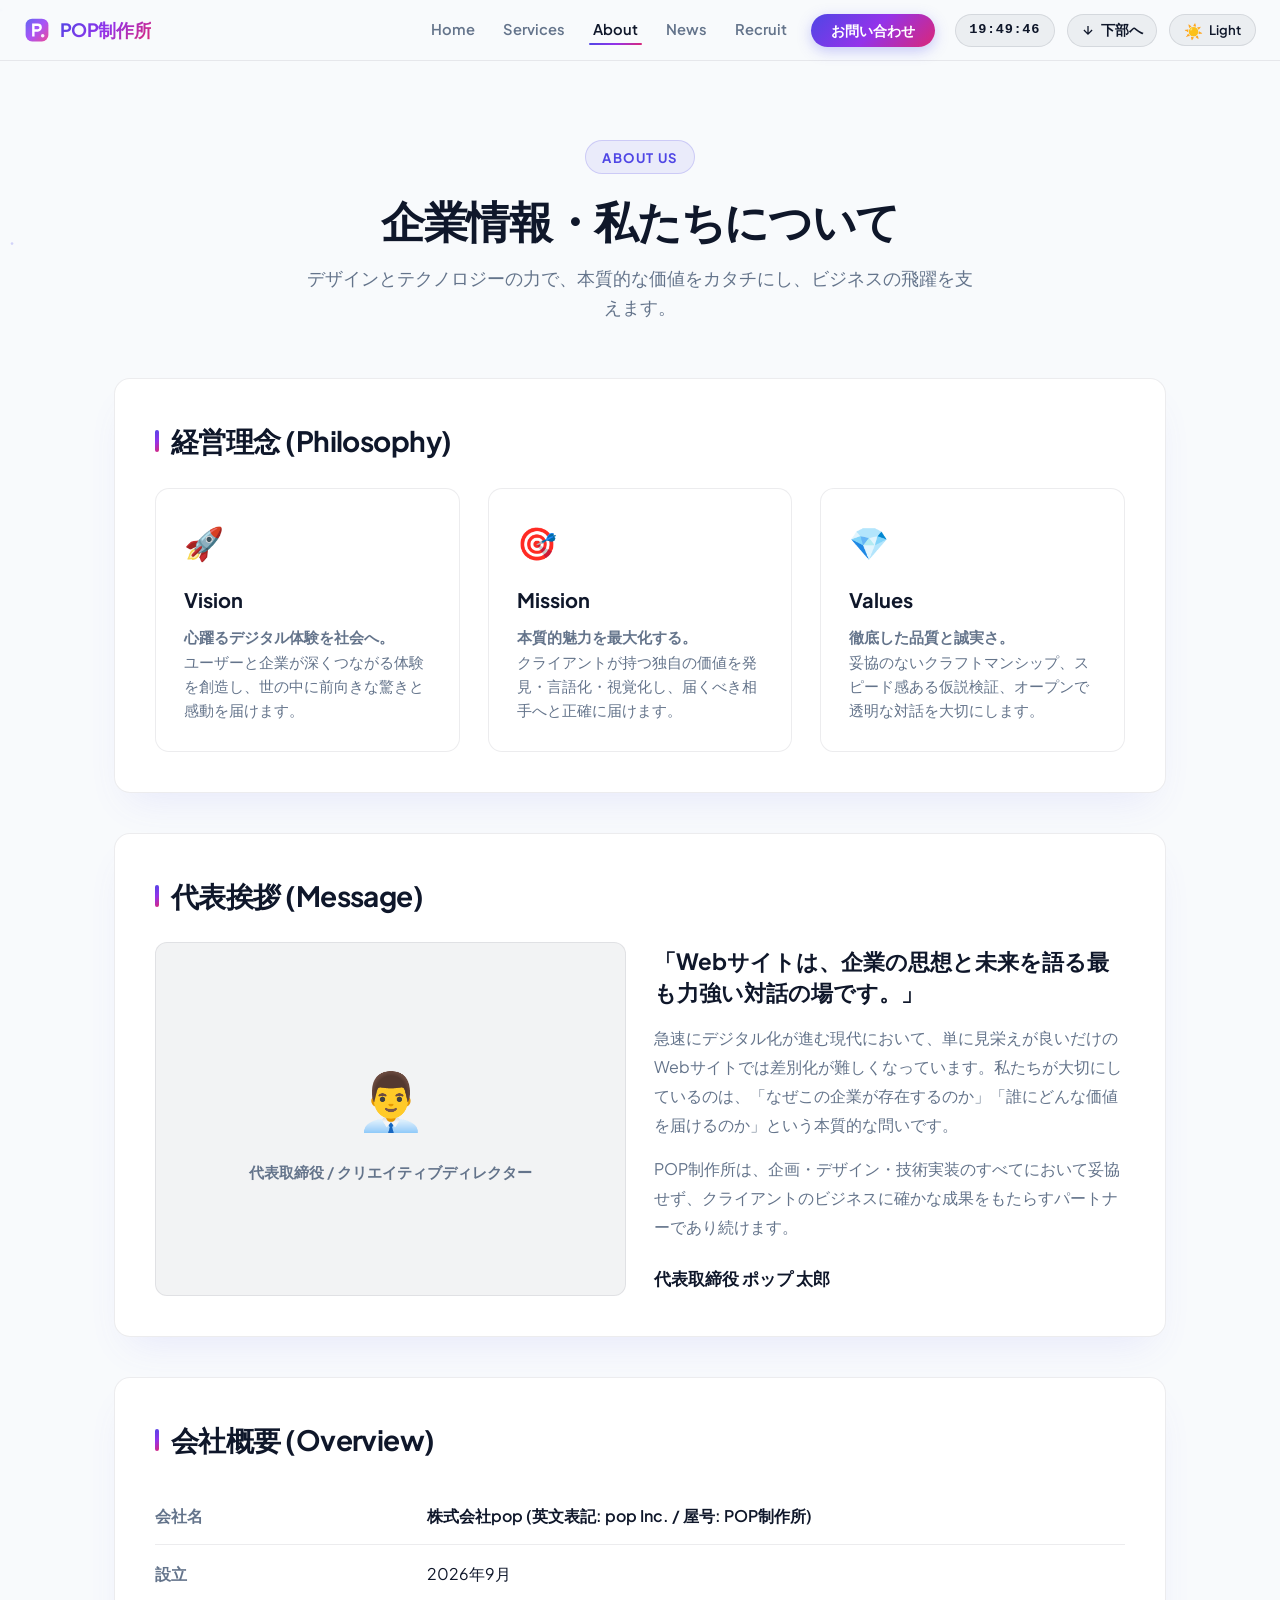
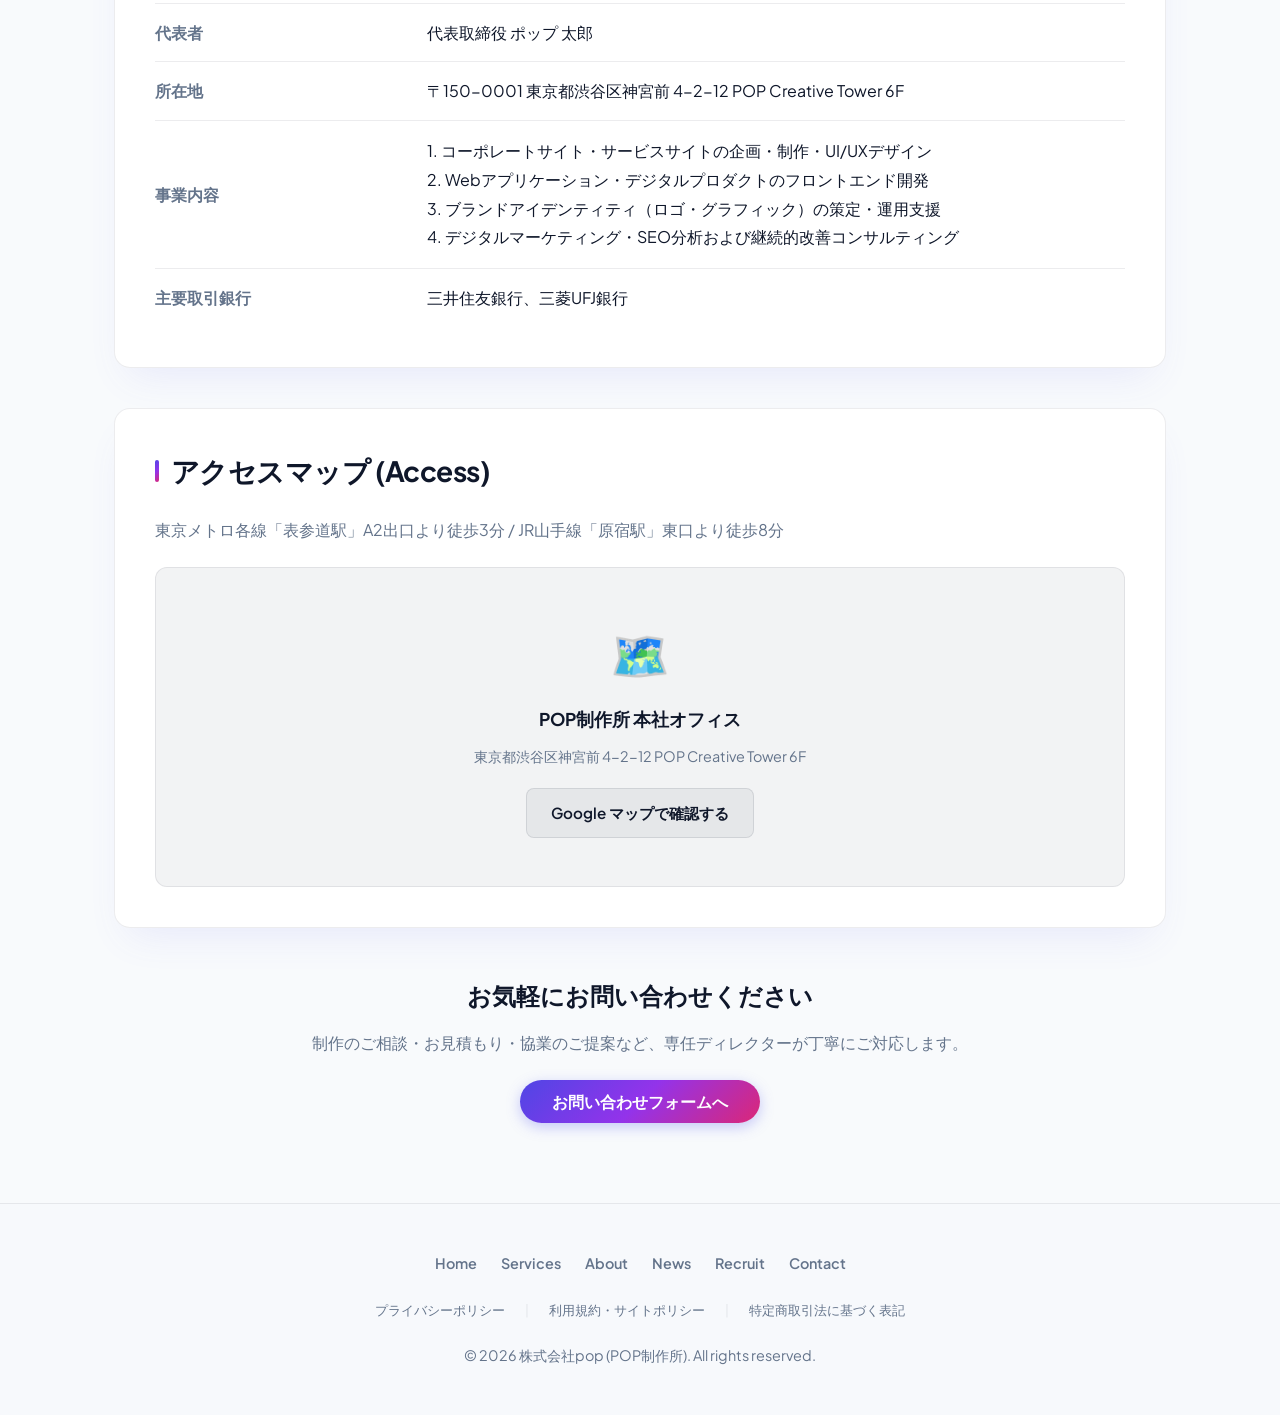
<file: about.html>
<!DOCTYPE html>
<html lang="ja">
<head>
  <meta charset="UTF-8">
  <meta name="viewport" content="width=device-width, initial-scale=1.0">
  <title>企業情報 (About Us) | 株式会社pop - POP制作所</title>
  <meta name="description" content="株式会社pop（POP制作所）の会社概要、経営理念、代表挨拶、アクセスマップをご紹介します。">
  <link rel="canonical" href="https://r-emahh.github.io/myweb/about.html">
  <meta property="og:title" content="企業情報 (About Us) | 株式会社pop - POP制作所">
  <meta property="og:description" content="株式会社pop（POP制作所）の会社概要、経営理念、代表挨拶、アクセスマップをご紹介します。">
  <meta property="og:type" content="article">
  <meta property="og:url" content="https://r-emahh.github.io/myweb/about.html">
  <meta property="og:site_name" content="株式会社pop (POP制作所)">
  <meta property="og:image" content="https://r-emahh.github.io/myweb/public/og-image.svg">
  <meta name="twitter:card" content="summary_large_image">
  <meta name="twitter:image" content="https://r-emahh.github.io/myweb/public/og-image.svg">
  <script>
    (function () {
      try {
        var savedTheme = localStorage.getItem('theme');
        var prefersDark = window.matchMedia && window.matchMedia('(prefers-color-scheme: dark)').matches;
        var initialTheme = savedTheme ? savedTheme : (prefersDark ? 'dark' : 'light');
        document.documentElement.setAttribute('data-theme', initialTheme);
      } catch (e) {
        document.documentElement.setAttribute('data-theme', 'dark');
      }
    })();
  </script>
  <link rel="icon" type="image/svg+xml" href="data:image/svg+xml,%3Csvg xmlns='http://www.w3.org/2000/svg' viewBox='0 0 32 32'%3E%3Cdefs%3E%3ClinearGradient id='g' x1='2' y1='2' x2='30' y2='30' gradientUnits='userSpaceOnUse'%3E%3Cstop offset='0%25' stop-color='%236366f1'/%3E%3Cstop offset='50%25' stop-color='%23a855f7'/%3E%3Cstop offset='100%25' stop-color='%23ec4899'/%3E%3C/linearGradient%3E%3C/defs%3E%3Crect x='2' y='2' width='28' height='28' rx='8' fill='url(%23g)'/%3E%3Cpath d='M10 8h7a5 5 0 0 1 5 5c0 2.76-2.24 5-5 5h-4v6h-3V8zm3 3v4h4a2 2 0 1 0 0-4h-4z' fill='%23ffffff'/%3E%3Ccircle cx='23' cy='23' r='2.2' fill='%23ffffff' opacity='0.9'/%3E%3C/svg%3E">
  <link rel="preconnect" href="https://fonts.googleapis.com">
  <link rel="preconnect" href="https://fonts.gstatic.com" crossorigin>
  <link href="https://fonts.googleapis.com/css2?family=Plus+Jakarta+Sans:wght@400;600;700;800&display=swap" rel="stylesheet">
  <link rel="stylesheet" href="public/css/common.css">
  <link rel="stylesheet" href="css/header.css">
</head>
<body>
  <canvas id="particle-canvas" class="particle-canvas" aria-hidden="true"></canvas>
  <div id="header-placeholder"></div>

  <main class="page-wrapper">
    <section class="page-hero">
      <div class="page-badge">About Us</div>
      <h1 class="page-title">企業情報・私たちについて</h1>
      <p class="page-subtitle">デザインとテクノロジーの力で、本質的な価値をカタチにし、ビジネスの飛躍を支えます。</p>
    </section>

    <div class="page-content">
      <!-- 経営理念 -->
      <section class="glass-panel" id="philosophy">
        <h2 class="section-title">経営理念 (Philosophy)</h2>
        <div class="grid-3">
          <div class="grid-card">
            <span class="card-icon">🚀</span>
            <h3 class="card-title">Vision</h3>
            <p class="card-text"><strong>心躍るデジタル体験を社会へ。</strong><br>ユーザーと企業が深くつながる体験を創造し、世の中に前向きな驚きと感動を届けます。</p>
          </div>
          <div class="grid-card">
            <span class="card-icon">🎯</span>
            <h3 class="card-title">Mission</h3>
            <p class="card-text"><strong>本質的魅力を最大化する。</strong><br>クライアントが持つ独自の価値を発見・言語化・視覚化し、届くべき相手へと正確に届けます。</p>
          </div>
          <div class="grid-card">
            <span class="card-icon">💎</span>
            <h3 class="card-title">Values</h3>
            <p class="card-text"><strong>徹底した品質と誠実さ。</strong><br>妥協のないクラフトマンシップ、スピード感ある仮説検証、オープンで透明な対話を大切にします。</p>
          </div>
        </div>
      </section>

      <!-- 代表挨拶 -->
      <section class="glass-panel" id="message">
        <h2 class="section-title">代表挨拶 (Message)</h2>
        <div class="grid-2" style="align-items: center;">
          <div>
            <div style="width: 100%; aspect-ratio: 4/3; background: var(--toggle-bg); border: 1px solid var(--card-border); border-radius: 12px; display: flex; flex-direction: column; align-items: center; justify-content: center; gap: 1rem; color: var(--text-muted);">
              <span style="font-size: 3.5rem;">👨‍💼</span>
              <span style="font-weight: 600; font-size: 0.95rem;">代表取締役 / クリエイティブディレクター</span>
            </div>
          </div>
          <div>
            <h3 style="font-size: 1.4rem; font-weight: 700; margin-bottom: 1rem; line-height: 1.4;">「Webサイトは、企業の思想と未来を語る最も力強い対話の場です。」</h3>
            <p style="color: var(--text-muted); margin-bottom: 1rem; line-height: 1.8;">
              急速にデジタル化が進む現代において、単に見栄えが良いだけのWebサイトでは差別化が難しくなっています。私たちが大切にしているのは、「なぜこの企業が存在するのか」「誰にどんな価値を届けるのか」という本質的な問いです。
            </p>
            <p style="color: var(--text-muted); margin-bottom: 1.5rem; line-height: 1.8;">
              POP制作所は、企画・デザイン・技術実装のすべてにおいて妥協せず、クライアントのビジネスに確かな成果をもたらすパートナーであり続けます。
            </p>
            <p style="font-weight: 700; font-size: 1.05rem;">代表取締役 ポップ 太郎</p>
          </div>
        </div>
      </section>

      <!-- 会社概要 -->
      <section class="glass-panel" id="overview">
        <h2 class="section-title">会社概要 (Overview)</h2>
        <table style="width: 100%; border-collapse: collapse; text-align: left;">
          <tbody>
            <tr style="border-bottom: 1px solid var(--card-border);">
              <th style="padding: 1rem 0; width: 28%; color: var(--text-muted); font-weight: 600;">会社名</th>
              <td style="padding: 1rem 0; font-weight: 600;">株式会社pop (英文表記: pop Inc. / 屋号: POP制作所)</td>
            </tr>
            <tr style="border-bottom: 1px solid var(--card-border);">
              <th style="padding: 1rem 0; color: var(--text-muted); font-weight: 600;">設立</th>
              <td style="padding: 1rem 0;">2026年9月</td>
            </tr>
            <tr style="border-bottom: 1px solid var(--card-border);">
              <th style="padding: 1rem 0; color: var(--text-muted); font-weight: 600;">代表者</th>
              <td style="padding: 1rem 0;">代表取締役 ポップ 太郎</td>
            </tr>
            <tr style="border-bottom: 1px solid var(--card-border);">
              <th style="padding: 1rem 0; color: var(--text-muted); font-weight: 600;">所在地</th>
              <td style="padding: 1rem 0;">〒150-0001 東京都渋谷区神宮前 4-2-12 POP Creative Tower 6F</td>
            </tr>
            <tr style="border-bottom: 1px solid var(--card-border);">
              <th style="padding: 1rem 0; color: var(--text-muted); font-weight: 600;">事業内容</th>
              <td style="padding: 1rem 0; line-height: 1.8;">
                1. コーポレートサイト・サービスサイトの企画・制作・UI/UXデザイン<br>
                2. Webアプリケーション・デジタルプロダクトのフロントエンド開発<br>
                3. ブランドアイデンティティ（ロゴ・グラフィック）の策定・運用支援<br>
                4. デジタルマーケティング・SEO分析および継続的改善コンサルティング
              </td>
            </tr>
            <tr>
              <th style="padding: 1rem 0; color: var(--text-muted); font-weight: 600;">主要取引銀行</th>
              <td style="padding: 1rem 0;">三井住友銀行、三菱UFJ銀行</td>
            </tr>
          </tbody>
        </table>
      </section>

      <!-- アクセスマップ -->
      <section class="glass-panel" id="access">
        <h2 class="section-title">アクセスマップ (Access)</h2>
        <p style="color: var(--text-muted); margin-bottom: 1.5rem;">
          東京メトロ各線「表参道駅」A2出口より徒歩3分 / JR山手線「原宿駅」東口より徒歩8分
        </p>
        <div style="width: 100%; height: 320px; background: var(--toggle-bg); border: 1px solid var(--card-border); border-radius: 12px; display: flex; flex-direction: column; align-items: center; justify-content: center; gap: 0.75rem; color: var(--text-muted);">
          <span style="font-size: 3rem;">🗺️</span>
          <p style="font-weight: 700; color: var(--text-main); font-size: 1.1rem;">POP制作所 本社オフィス</p>
          <p style="font-size: 0.9rem;">東京都渋谷区神宮前 4-2-12 POP Creative Tower 6F</p>
          <a href="https://maps.google.com" target="_blank" rel="noopener noreferrer" class="btn-secondary" style="margin-top: 0.5rem; text-decoration: none;">Google マップで確認する</a>
        </div>
      </section>

      <!-- CTA -->
      <div style="text-align: center; margin-top: 3rem;">
        <h3 style="font-size: 1.5rem; font-weight: 700; margin-bottom: 1rem;">お気軽にお問い合わせください</h3>
        <p style="color: var(--text-muted); margin-bottom: 1.5rem;">制作のご相談・お見積もり・協業のご提案など、専任ディレクターが丁寧にご対応します。</p>
        <a href="contact.html" class="btn-cta" style="font-size: 1rem; padding: 0.75rem 2rem;">お問い合わせフォームへ</a>
      </div>
    </div>
  </main>

  <footer class="site-footer">
    <ul class="footer-nav">
      <li><a href="index.html">Home</a></li>
      <li><a href="services.html">Services</a></li>
      <li><a href="about.html">About</a></li>
      <li><a href="news.html">News</a></li>
      <li><a href="recruit.html">Recruit</a></li>
      <li><a href="contact.html">Contact</a></li>
    </ul>
    <div style="display: flex; justify-content: center; gap: 1.25rem; margin-bottom: 1.5rem; flex-wrap: wrap; font-size: 0.82rem;">
      <a href="privacy.html" style="color: var(--text-muted); text-decoration: none;">プライバシーポリシー</a>
      <span style="color: var(--card-border);">|</span>
      <a href="terms.html" style="color: var(--text-muted); text-decoration: none;">利用規約・サイトポリシー</a>
      <span style="color: var(--card-border);">|</span>
      <a href="tokushoho.html" style="color: var(--text-muted); text-decoration: none;">特定商取引法に基づく表記</a>
    </div>
    <p>© <span id="current-year">2026</span> 株式会社pop (POP制作所). All rights reserved.</p>
  </footer>

  <script src="js/header.js"></script>
  <script src="public/js/common.js"></script>
  <script src="public/js/analytics.js"></script>
</body>
</html>
</file>
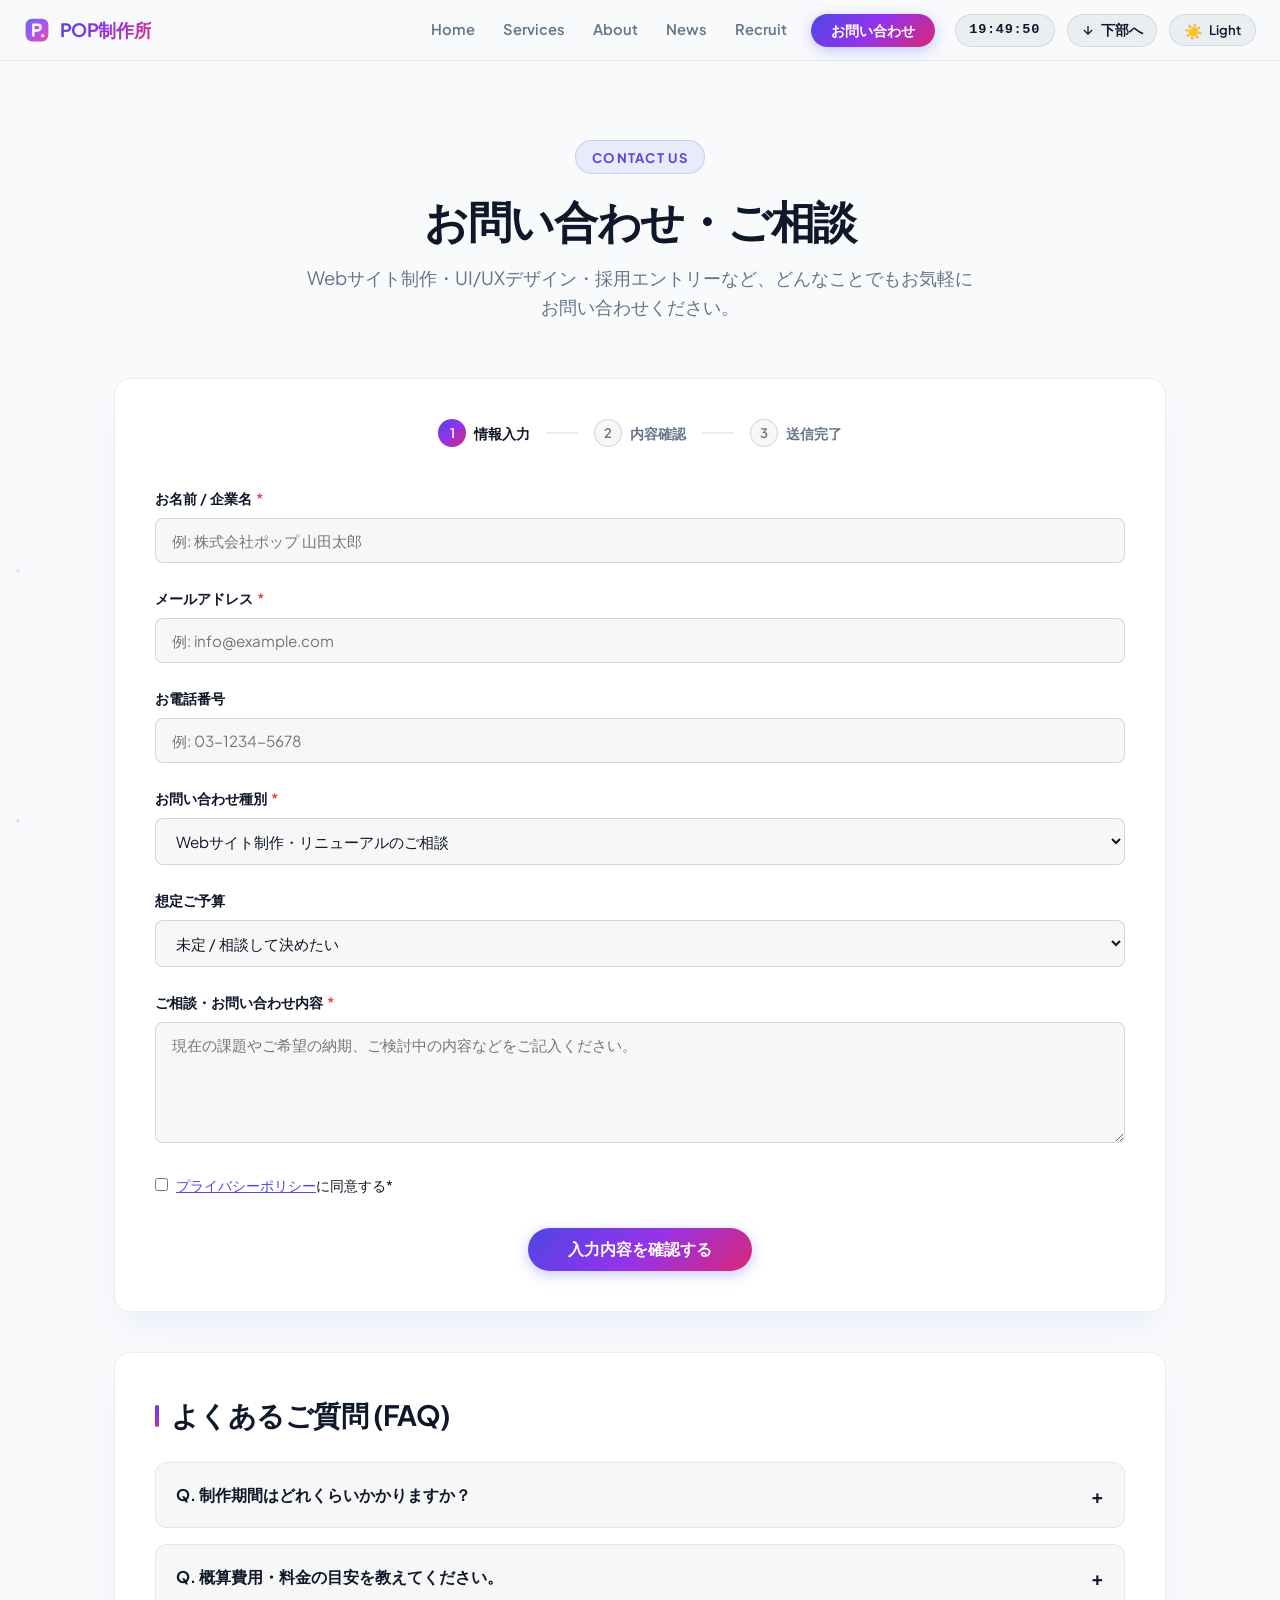
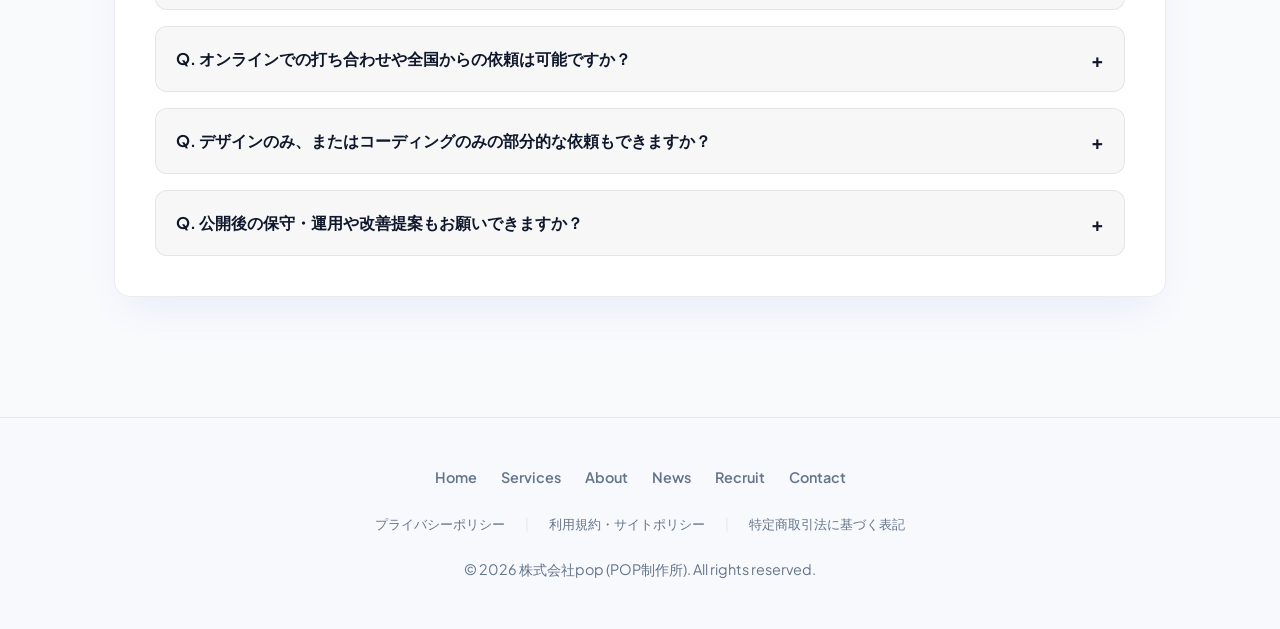
<file: contact.html>
<!DOCTYPE html>
<html lang="ja">
<head>
  <meta charset="UTF-8">
  <meta name="viewport" content="width=device-width, initial-scale=1.0">
  <title>お問い合わせ (Contact) | 株式会社pop - POP制作所</title>
  <meta name="description" content="株式会社pop（POP制作所）へのお問い合わせフォームです。Webサイト制作・デザインのご相談、お見積もり、採用エントリーはこちらから。">
  <link rel="canonical" href="https://r-emahh.github.io/myweb/contact.html">
  <meta property="og:title" content="お問い合わせ (Contact) | 株式会社pop - POP制作所">
  <meta property="og:description" content="株式会社pop（POP制作所）へのお問い合わせフォームです。Webサイト制作・デザインのご相談、お見積もり、採用エントリーはこちらから。">
  <meta property="og:type" content="article">
  <meta property="og:url" content="https://r-emahh.github.io/myweb/contact.html">
  <meta property="og:site_name" content="株式会社pop (POP制作所)">
  <meta property="og:image" content="https://r-emahh.github.io/myweb/public/og-image.svg">
  <meta name="twitter:card" content="summary_large_image">
  <meta name="twitter:image" content="https://r-emahh.github.io/myweb/public/og-image.svg">
  <script>
    (function () {
      try {
        var savedTheme = localStorage.getItem('theme');
        var prefersDark = window.matchMedia && window.matchMedia('(prefers-color-scheme: dark)').matches;
        var initialTheme = savedTheme ? savedTheme : (prefersDark ? 'dark' : 'light');
        document.documentElement.setAttribute('data-theme', initialTheme);
      } catch (e) {
        document.documentElement.setAttribute('data-theme', 'dark');
      }
    })();
  </script>
  <link rel="icon" type="image/svg+xml" href="data:image/svg+xml,%3Csvg xmlns='http://www.w3.org/2000/svg' viewBox='0 0 32 32'%3E%3Cdefs%3E%3ClinearGradient id='g' x1='2' y1='2' x2='30' y2='30' gradientUnits='userSpaceOnUse'%3E%3Cstop offset='0%25' stop-color='%236366f1'/%3E%3Cstop offset='50%25' stop-color='%23a855f7'/%3E%3Cstop offset='100%25' stop-color='%23ec4899'/%3E%3C/linearGradient%3E%3C/defs%3E%3Crect x='2' y='2' width='28' height='28' rx='8' fill='url(%23g)'/%3E%3Cpath d='M10 8h7a5 5 0 0 1 5 5c0 2.76-2.24 5-5 5h-4v6h-3V8zm3 3v4h4a2 2 0 1 0 0-4h-4z' fill='%23ffffff'/%3E%3Ccircle cx='23' cy='23' r='2.2' fill='%23ffffff' opacity='0.9'/%3E%3C/svg%3E">
  <link rel="preconnect" href="https://fonts.googleapis.com">
  <link rel="preconnect" href="https://fonts.gstatic.com" crossorigin>
  <link href="https://fonts.googleapis.com/css2?family=Plus+Jakarta+Sans:wght@400;600;700;800&display=swap" rel="stylesheet">
  <link rel="stylesheet" href="public/css/common.css">
  <link rel="stylesheet" href="css/header.css">
  <style>
    /* Step Indicator */
    .step-indicator {
      display: flex;
      justify-content: center;
      align-items: center;
      margin-bottom: 2.5rem;
      gap: 1rem;
    }
    .step-item {
      display: flex;
      align-items: center;
      gap: 0.5rem;
      font-size: 0.88rem;
      font-weight: 600;
      color: var(--text-muted);
    }
    .step-number {
      width: 28px;
      height: 28px;
      border-radius: 50%;
      background: var(--input-bg);
      border: 1px solid var(--input-border);
      display: flex;
      align-items: center;
      justify-content: center;
      font-size: 0.82rem;
    }
    .step-item.active {
      color: var(--text-main);
    }
    .step-item.active .step-number {
      background: var(--accent-gradient);
      color: #ffffff;
      border-color: transparent;
    }
    .step-divider {
      width: 32px;
      height: 2px;
      background: var(--card-border);
    }

    /* Steps */
    .form-step {
      display: none;
    }
    .form-step.active {
      display: block;
    }

    /* Confirm Table */
    .confirm-table {
      width: 100%;
      border-collapse: collapse;
      margin-bottom: 2rem;
    }
    .confirm-table th {
      width: 30%;
      padding: 1rem 0;
      text-align: left;
      color: var(--text-muted);
      border-bottom: 1px solid var(--card-border);
      font-weight: 600;
    }
    .confirm-table td {
      padding: 1rem 0;
      border-bottom: 1px solid var(--card-border);
      word-break: break-all;
    }

    /* FAQ */
    .faq-list {
      display: flex;
      flex-direction: column;
      gap: 1rem;
    }
    .faq-item {
      background: var(--input-bg);
      border: 1px solid var(--card-border);
      border-radius: 12px;
      overflow: hidden;
    }
    .faq-question {
      width: 100%;
      padding: 1.25rem;
      text-align: left;
      background: transparent;
      border: none;
      color: var(--text-main);
      font-size: 1rem;
      font-weight: 700;
      cursor: pointer;
      display: flex;
      justify-content: space-between;
      align-items: center;
      gap: 1rem;
      font-family: inherit;
    }
    .faq-icon {
      font-size: 1.2rem;
      transition: transform 0.2s ease;
    }
    .faq-item.open .faq-icon {
      transform: rotate(45deg);
    }
    .faq-answer {
      display: none;
      padding: 0 1.25rem 1.25rem;
      color: var(--text-muted);
      font-size: 0.92rem;
      line-height: 1.7;
    }
    .faq-item.open .faq-answer {
      display: block;
    }
  </style>
</head>
<body>
  <canvas id="particle-canvas" class="particle-canvas" aria-hidden="true"></canvas>
  <div id="header-placeholder"></div>

  <main class="page-wrapper">
    <section class="page-hero">
      <div class="page-badge">Contact Us</div>
      <h1 class="page-title">お問い合わせ・ご相談</h1>
      <p class="page-subtitle">Webサイト制作・UI/UXデザイン・採用エントリーなど、どんなことでもお気軽にお問い合わせください。</p>
    </section>

    <div class="page-content">
      <section class="glass-panel" id="contact-section">
        <!-- ステップインジケーター -->
        <div class="step-indicator" role="progressbar" aria-label="お問い合わせ進捗">
          <div class="step-item active" id="step-nav-1">
            <span class="step-number">1</span>
            <span>情報入力</span>
          </div>
          <div class="step-divider"></div>
          <div class="step-item" id="step-nav-2">
            <span class="step-number">2</span>
            <span>内容確認</span>
          </div>
          <div class="step-divider"></div>
          <div class="step-item" id="step-nav-3">
            <span class="step-number">3</span>
            <span>送信完了</span>
          </div>
        </div>

        <!-- STEP 1: 入力画面 -->
        <div class="form-step active" id="form-step-1">
          <form id="contact-form" novalidate>
            <div class="form-group">
              <label class="form-label" for="contact-name">お名前 / 企業名<span class="required">*</span></label>
              <input type="text" id="contact-name" class="form-input" placeholder="例: 株式会社ポップ 山田太郎" required>
              <div id="error-name" style="color: #ef4444; font-size: 0.8rem; margin-top: 0.25rem; display: none;">お名前を入力してください。</div>
            </div>

            <div class="form-group">
              <label class="form-label" for="contact-email">メールアドレス<span class="required">*</span></label>
              <input type="email" id="contact-email" class="form-input" placeholder="例: info@example.com" required>
              <div id="error-email" style="color: #ef4444; font-size: 0.8rem; margin-top: 0.25rem; display: none;">有効なメールアドレスを入力してください。</div>
            </div>

            <div class="form-group">
              <label class="form-label" for="contact-phone">お電話番号</label>
              <input type="tel" id="contact-phone" class="form-input" placeholder="例: 03-1234-5678">
            </div>

            <div class="form-group">
              <label class="form-label" for="contact-type">お問い合わせ種別<span class="required">*</span></label>
              <select id="contact-type" class="form-select" required>
                <option value="production">Webサイト制作・リニューアルのご相談</option>
                <option value="uiux">UI/UXデザイン・プロトタイピングのご相談</option>
                <option value="partner">協業・パートナーシップのご提案</option>
                <option value="recruit">採用エントリー・カジュアル面談希望</option>
                <option value="other">その他のお問い合わせ</option>
              </select>
            </div>

            <div class="form-group">
              <label class="form-label" for="contact-budget">想定ご予算</label>
              <select id="contact-budget" class="form-select">
                <option value="not_set">未定 / 相談して決めたい</option>
                <option value="50_100">50万円 〜 100万円</option>
                <option value="100_300">100万円 〜 300万円</option>
                <option value="300_over">300万円以上</option>
              </select>
            </div>

            <div class="form-group">
              <label class="form-label" for="contact-message">ご相談・お問い合わせ内容<span class="required">*</span></label>
              <textarea id="contact-message" class="form-textarea" rows="5" placeholder="現在の課題やご希望の納期、ご検討中の内容などをご記入ください。" required></textarea>
              <div id="error-message" style="color: #ef4444; font-size: 0.8rem; margin-top: 0.25rem; display: none;">お問い合わせ内容を入力してください。</div>
            </div>

            <div class="form-group" style="margin-top: 1rem;">
              <label style="display: flex; align-items: center; gap: 0.5rem; font-size: 0.88rem; cursor: pointer;">
                <input type="checkbox" id="contact-agree" required>
                <span><a href="privacy.html" target="_blank" style="color: var(--accent-primary); text-decoration: underline;">プライバシーポリシー</a>に同意する<span class="required">*</span></span>
              </label>
              <div id="error-agree" style="color: #ef4444; font-size: 0.8rem; margin-top: 0.25rem; display: none;">プライバシーポリシーへの同意が必要です。</div>
            </div>

            <div style="text-align: center; margin-top: 2rem;">
              <button type="button" id="btn-to-confirm" class="btn-cta" style="border: none; cursor: pointer; font-size: 1rem; padding: 0.75rem 2.5rem;">入力内容を確認する</button>
            </div>
          </form>
        </div>

        <!-- STEP 2: 確認画面 -->
        <div class="form-step" id="form-step-2">
          <h3 style="font-size: 1.25rem; font-weight: 700; margin-bottom: 1.5rem; text-align: center;">入力内容の確認</h3>
          <p style="text-align: center; color: var(--text-muted); margin-bottom: 1.5rem; font-size: 0.9rem;">以下の内容でお間違いなければ「送信する」ボタンを押してください。</p>

          <table class="confirm-table">
            <tbody>
              <tr>
                <th>お名前 / 企業名</th>
                <td id="confirm-name">--</td>
              </tr>
              <tr>
                <th>メールアドレス</th>
                <td id="confirm-email">--</td>
              </tr>
              <tr>
                <th>お電話番号</th>
                <td id="confirm-phone">--</td>
              </tr>
              <tr>
                <th>お問い合わせ種別</th>
                <td id="confirm-type">--</td>
              </tr>
              <tr>
                <th>想定ご予算</th>
                <td id="confirm-budget">--</td>
              </tr>
              <tr>
                <th>お問い合わせ内容</th>
                <td id="confirm-message" style="white-space: pre-wrap;">--</td>
              </tr>
            </tbody>
          </table>

          <div style="display: flex; justify-content: center; gap: 1rem; margin-top: 2rem;">
            <button type="button" id="btn-back-to-input" class="btn-secondary">戻って修正する</button>
            <button type="button" id="btn-submit-form" class="btn-cta" style="border: none; cursor: pointer;">送信する</button>
          </div>
        </div>

        <!-- STEP 3: 完了画面 -->
        <div class="form-step" id="form-step-3" style="text-align: center; padding: 2rem 1rem;">
          <div style="font-size: 3.5rem; margin-bottom: 1rem;">🎉</div>
          <h3 style="font-size: 1.6rem; font-weight: 800; margin-bottom: 1rem;">お問い合わせを受け付けました</h3>
          <p style="color: var(--text-muted); max-width: 560px; margin: 0 auto 2rem; line-height: 1.8;">
            この度はお問い合わせいただき誠にありがとうございます。<br>
            ご入力いただいたメールアドレス宛に確認メールを送信いたしました。<br>
            担当ディレクターより、通常2営業日以内にご連絡させていただきます。
          </p>
          <a href="index.html" class="btn-cta" style="font-size: 0.95rem; padding: 0.75rem 2rem;">トップページへ戻る</a>
        </div>
      </section>

      <!-- よくある質問 (FAQ) -->
      <section class="glass-panel" id="faq">
        <h2 class="section-title">よくあるご質問 (FAQ)</h2>
        <div class="faq-list">
          <div class="faq-item">
            <button class="faq-question" type="button">
              <span>Q. 制作期間はどれくらいかかりますか？</span>
              <span class="faq-icon">+</span>
            </button>
            <div class="faq-answer">
              A. サイトの規模や要件によって異なりますが、一般的なコーポレートサイト（5〜10ページ程度）であれば、要件定義から公開まで約1.5ヶ月〜2.5ヶ月が目安となります。お急ぎのプロジェクトにも柔軟に対応可能ですので、お気軽にご相談ください。
            </div>
          </div>

          <div class="faq-item">
            <button class="faq-question" type="button">
              <span>Q. 概算費用・料金の目安を教えてください。</span>
              <span class="faq-icon">+</span>
            </button>
            <div class="faq-answer">
              A. ランディングページ（LP）制作は50万円〜、コーポレートサイト新規制作は100万円〜、WebアプリケーションUI設計は150万円〜を目安としております。ご予算に応じた最適なスコープ設計をご提案いたします。
            </div>
          </div>

          <div class="faq-item">
            <button class="faq-question" type="button">
              <span>Q. オンラインでの打ち合わせや全国からの依頼は可能ですか？</span>
              <span class="faq-icon">+</span>
            </button>
            <div class="faq-answer">
              A. はい、日本全国および海外からのご依頼に対応しております。ZoomやGoogle Meet等を用いたオンラインミーティングを中心に、Slack等でリアルタイムかつスムーズに進捗を共有しながら進行します。
            </div>
          </div>

          <div class="faq-item">
            <button class="faq-question" type="button">
              <span>Q. デザインのみ、またはコーディングのみの部分的な依頼もできますか？</span>
              <span class="faq-icon">+</span>
            </button>
            <div class="faq-answer">
              A. 可能です。「Figmaデザインのみ制作してほしい」「既存デザインを基にJAMstack・静的コーディングを行ってほしい」など、フェーズごとのスポット対応も喜んでお引き受けいたします。
            </div>
          </div>

          <div class="faq-item">
            <button class="faq-question" type="button">
              <span>Q. 公開後の保守・運用や改善提案もお願いできますか？</span>
              <span class="faq-icon">+</span>
            </button>
            <div class="faq-answer">
              A. はい。公開後のコンテンツ更新、セキュリティ監視、アクセス解析に基づく改善提案（グロースハック）などの月額保守プランをご用意しております。
            </div>
          </div>
        </div>
      </section>
    </div>
  </main>

  <footer class="site-footer">
    <ul class="footer-nav">
      <li><a href="index.html">Home</a></li>
      <li><a href="services.html">Services</a></li>
      <li><a href="about.html">About</a></li>
      <li><a href="news.html">News</a></li>
      <li><a href="recruit.html">Recruit</a></li>
      <li><a href="contact.html">Contact</a></li>
    </ul>
    <div style="display: flex; justify-content: center; gap: 1.25rem; margin-bottom: 1.5rem; flex-wrap: wrap; font-size: 0.82rem;">
      <a href="privacy.html" style="color: var(--text-muted); text-decoration: none;">プライバシーポリシー</a>
      <span style="color: var(--card-border);">|</span>
      <a href="terms.html" style="color: var(--text-muted); text-decoration: none;">利用規約・サイトポリシー</a>
      <span style="color: var(--card-border);">|</span>
      <a href="tokushoho.html" style="color: var(--text-muted); text-decoration: none;">特定商取引法に基づく表記</a>
    </div>
    <p>© <span id="current-year">2026</span> 株式会社pop (POP制作所). All rights reserved.</p>
  </footer>

  <script src="js/header.js"></script>
  <script src="public/js/common.js"></script>
  <script>
    (function () {
      // URLパラメータのチェック（recruit等からの遷移対応）
      var params = new URLSearchParams(window.location.search);
      var typeParam = params.get('type');
      if (typeParam === 'recruit') {
        var typeSelect = document.getElementById('contact-type');
        if (typeSelect) typeSelect.value = 'recruit';
      }

      // ステップ遷移ロジック
      var step1 = document.getElementById('form-step-1');
      var step2 = document.getElementById('form-step-2');
      var step3 = document.getElementById('form-step-3');

      var nav1 = document.getElementById('step-nav-1');
      var nav2 = document.getElementById('step-nav-2');
      var nav3 = document.getElementById('step-nav-3');

      var btnToConfirm = document.getElementById('btn-to-confirm');
      var btnBackToInput = document.getElementById('btn-back-to-input');
      var btnSubmit = document.getElementById('btn-submit-form');

      // 入力要素
      var inputName = document.getElementById('contact-name');
      var inputEmail = document.getElementById('contact-email');
      var inputPhone = document.getElementById('contact-phone');
      var selectType = document.getElementById('contact-type');
      var selectBudget = document.getElementById('contact-budget');
      var inputMessage = document.getElementById('contact-message');
      var checkAgree = document.getElementById('contact-agree');

      // 確認要素
      var confirmName = document.getElementById('confirm-name');
      var confirmEmail = document.getElementById('confirm-email');
      var confirmPhone = document.getElementById('confirm-phone');
      var confirmType = document.getElementById('confirm-type');
      var confirmBudget = document.getElementById('confirm-budget');
      var confirmMessage = document.getElementById('confirm-message');

      function validateInput() {
        var isValid = true;

        // Name
        if (!inputName.value.trim()) {
          document.getElementById('error-name').style.display = 'block';
          isValid = false;
        } else {
          document.getElementById('error-name').style.display = 'none';
        }

        // Email
        var emailRegex = /^[^\s@]+@[^\s@]+\.[^\s@]+$/;
        if (!emailRegex.test(inputEmail.value.trim())) {
          document.getElementById('error-email').style.display = 'block';
          isValid = false;
        } else {
          document.getElementById('error-email').style.display = 'none';
        }

        // Message
        if (!inputMessage.value.trim()) {
          document.getElementById('error-message').style.display = 'block';
          isValid = false;
        } else {
          document.getElementById('error-message').style.display = 'none';
        }

        // Agree
        if (!checkAgree.checked) {
          document.getElementById('error-agree').style.display = 'block';
          isValid = false;
        } else {
          document.getElementById('error-agree').style.display = 'none';
        }

        return isValid;
      }

      // Step 1 -> Step 2
      btnToConfirm.addEventListener('click', function () {
        if (!validateInput()) {
          return;
        }

        confirmName.textContent = inputName.value.trim();
        confirmEmail.textContent = inputEmail.value.trim();
        confirmPhone.textContent = inputPhone.value.trim() || '未記入';
        confirmType.textContent = selectType.options[selectType.selectedIndex].text;
        confirmBudget.textContent = selectBudget.options[selectBudget.selectedIndex].text;
        confirmMessage.textContent = inputMessage.value.trim();

        step1.classList.remove('active');
        step2.classList.add('active');

        nav1.classList.remove('active');
        nav2.classList.add('active');

        window.scrollTo({ top: document.getElementById('contact-section').offsetTop - 100, behavior: 'smooth' });
      });

      // Step 2 -> Step 1
      btnBackToInput.addEventListener('click', function () {
        step2.classList.remove('active');
        step1.classList.add('active');

        nav2.classList.remove('active');
        nav1.classList.add('active');
      });

      // Step 2 -> Step 3 (送信テスト成功)
      btnSubmit.addEventListener('click', function () {
        step2.classList.remove('active');
        step3.classList.add('active');

        nav2.classList.remove('active');
        nav3.classList.add('active');

        window.scrollTo({ top: document.getElementById('contact-section').offsetTop - 100, behavior: 'smooth' });
      });

      // FAQ アコーディオン
      var faqItems = document.querySelectorAll('.faq-item');
      faqItems.forEach(function (item) {
        var btn = item.querySelector('.faq-question');
        btn.addEventListener('click', function () {
          item.classList.toggle('open');
        });
      });
    })();
  </script>
  <script src="public/js/analytics.js"></script>
</body>
</html>
</file>
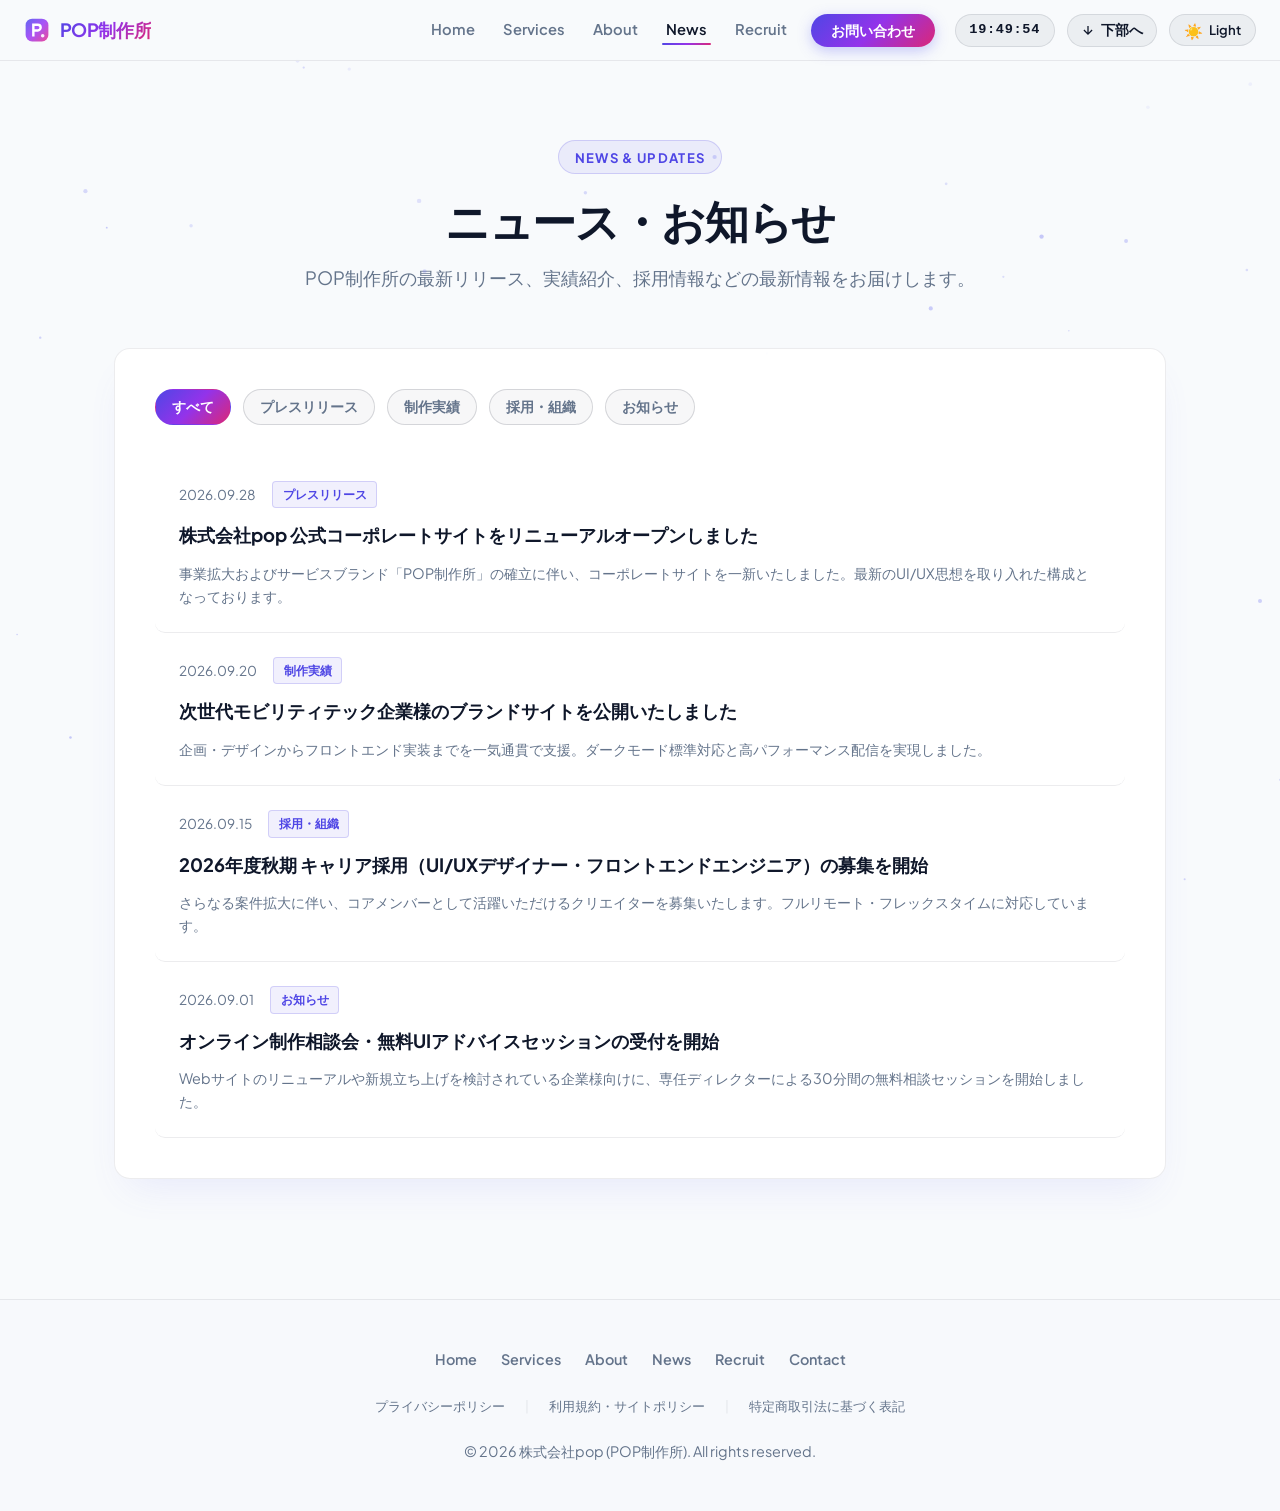
<file: news.html>
<!DOCTYPE html>
<html lang="ja">
<head>
  <meta charset="UTF-8">
  <meta name="viewport" content="width=device-width, initial-scale=1.0">
  <title>ニュース・お知らせ (News) | 株式会社pop - POP制作所</title>
  <meta name="description" content="株式会社pop（POP制作所）の最新ニュース、プレスリリース、制作実績、採用情報などをお知らせします。">
  <link rel="canonical" href="https://r-emahh.github.io/myweb/news.html">
  <meta property="og:title" content="ニュース・お知らせ (News) | 株式会社pop - POP制作所">
  <meta property="og:description" content="株式会社pop（POP制作所）の最新ニュース、プレスリリース、制作実績、採用情報などをお知らせします。">
  <meta property="og:type" content="article">
  <meta property="og:url" content="https://r-emahh.github.io/myweb/news.html">
  <meta property="og:site_name" content="株式会社pop (POP制作所)">
  <meta property="og:image" content="https://r-emahh.github.io/myweb/public/og-image.svg">
  <meta name="twitter:card" content="summary_large_image">
  <meta name="twitter:image" content="https://r-emahh.github.io/myweb/public/og-image.svg">
  <script>
    (function () {
      try {
        var savedTheme = localStorage.getItem('theme');
        var prefersDark = window.matchMedia && window.matchMedia('(prefers-color-scheme: dark)').matches;
        var initialTheme = savedTheme ? savedTheme : (prefersDark ? 'dark' : 'light');
        document.documentElement.setAttribute('data-theme', initialTheme);
      } catch (e) {
        document.documentElement.setAttribute('data-theme', 'dark');
      }
    })();
  </script>
  <link rel="icon" type="image/svg+xml" href="data:image/svg+xml,%3Csvg xmlns='http://www.w3.org/2000/svg' viewBox='0 0 32 32'%3E%3Cdefs%3E%3ClinearGradient id='g' x1='2' y1='2' x2='30' y2='30' gradientUnits='userSpaceOnUse'%3E%3Cstop offset='0%25' stop-color='%236366f1'/%3E%3Cstop offset='50%25' stop-color='%23a855f7'/%3E%3Cstop offset='100%25' stop-color='%23ec4899'/%3E%3C/linearGradient%3E%3C/defs%3E%3Crect x='2' y='2' width='28' height='28' rx='8' fill='url(%23g)'/%3E%3Cpath d='M10 8h7a5 5 0 0 1 5 5c0 2.76-2.24 5-5 5h-4v6h-3V8zm3 3v4h4a2 2 0 1 0 0-4h-4z' fill='%23ffffff'/%3E%3Ccircle cx='23' cy='23' r='2.2' fill='%23ffffff' opacity='0.9'/%3E%3C/svg%3E">
  <link rel="preconnect" href="https://fonts.googleapis.com">
  <link rel="preconnect" href="https://fonts.gstatic.com" crossorigin>
  <link href="https://fonts.googleapis.com/css2?family=Plus+Jakarta+Sans:wght@400;600;700;800&display=swap" rel="stylesheet">
  <link rel="stylesheet" href="public/css/common.css">
  <link rel="stylesheet" href="css/header.css">
  <style>
    .news-filter {
      display: flex;
      flex-wrap: wrap;
      gap: 0.75rem;
      margin-bottom: 2rem;
    }
    .filter-btn {
      background: var(--input-bg);
      border: 1px solid var(--input-border);
      color: var(--text-muted);
      padding: 0.45rem 1rem;
      border-radius: 9999px;
      font-size: 0.88rem;
      font-weight: 600;
      cursor: pointer;
      transition: all 0.2s ease;
    }
    .filter-btn:hover,
    .filter-btn.active {
      background: var(--accent-gradient);
      color: #ffffff;
      border-color: transparent;
    }
    .news-item {
      display: flex;
      flex-direction: column;
      gap: 0.5rem;
      padding: 1.5rem;
      border-bottom: 1px solid var(--card-border);
      cursor: pointer;
      transition: background-color 0.2s ease;
      border-radius: 10px;
    }
    .news-item:hover {
      background: var(--input-bg);
    }
    .news-meta {
      display: flex;
      align-items: center;
      gap: 1rem;
      font-size: 0.85rem;
      color: var(--text-muted);
    }
    .news-tag {
      font-size: 0.75rem;
      font-weight: 700;
      padding: 0.2rem 0.6rem;
      border-radius: 4px;
      background: var(--badge-bg);
      border: 1px solid var(--badge-border);
      color: var(--accent-primary);
    }
    .news-title {
      font-size: 1.15rem;
      font-weight: 700;
      color: var(--text-main);
      margin: 0.25rem 0;
    }
    .news-excerpt {
      font-size: 0.9rem;
      color: var(--text-muted);
      line-height: 1.6;
    }
    /* Modal */
    .news-modal-overlay {
      position: fixed;
      top: 0;
      left: 0;
      right: 0;
      bottom: 0;
      background: rgba(0, 0, 0, 0.75);
      backdrop-filter: blur(8px);
      display: none;
      align-items: center;
      justify-content: center;
      z-index: 2000;
      padding: 1.5rem;
    }
    .news-modal-overlay.open {
      display: flex;
    }
    .news-modal-card {
      background: var(--bg);
      border: 1px solid var(--card-border);
      box-shadow: var(--card-shadow);
      border-radius: 16px;
      max-width: 720px;
      width: 100%;
      max-height: 85vh;
      overflow-y: auto;
      padding: 2.5rem;
      position: relative;
    }
    .modal-close-btn {
      position: absolute;
      top: 1.25rem;
      right: 1.25rem;
      background: var(--toggle-bg);
      border: 1px solid var(--toggle-border);
      color: var(--text-main);
      width: 36px;
      height: 36px;
      border-radius: 50%;
      cursor: pointer;
      font-size: 1.2rem;
      display: flex;
      align-items: center;
      justify-content: center;
    }
  </style>
</head>
<body>
  <canvas id="particle-canvas" class="particle-canvas" aria-hidden="true"></canvas>
  <div id="header-placeholder"></div>

  <main class="page-wrapper">
    <section class="page-hero">
      <div class="page-badge">News & Updates</div>
      <h1 class="page-title">ニュース・お知らせ</h1>
      <p class="page-subtitle">POP制作所の最新リリース、実績紹介、採用情報などの最新情報をお届けします。</p>
    </section>

    <div class="page-content">
      <section class="glass-panel">
        <!-- フィルター -->
        <div class="news-filter" role="tablist">
          <button class="filter-btn active" data-category="all" type="button">すべて</button>
          <button class="filter-btn" data-category="press" type="button">プレスリリース</button>
          <button class="filter-btn" data-category="works" type="button">制作実績</button>
          <button class="filter-btn" data-category="recruit" type="button">採用・組織</button>
          <button class="filter-btn" data-category="notice" type="button">お知らせ</button>
        </div>

        <!-- 記事一覧 -->
        <div class="news-list" id="news-container">
          <article class="news-item" data-category="press" data-id="1">
            <div class="news-meta">
              <time datetime="2026-09-28">2026.09.28</time>
              <span class="news-tag">プレスリリース</span>
            </div>
            <h2 class="news-title">株式会社pop 公式コーポレートサイトをリニューアルオープンしました</h2>
            <p class="news-excerpt">事業拡大およびサービスブランド「POP制作所」の確立に伴い、コーポレートサイトを一新いたしました。最新のUI/UX思想を取り入れた構成となっております。</p>
          </article>

          <article class="news-item" data-category="works" data-id="2">
            <div class="news-meta">
              <time datetime="2026-09-20">2026.09.20</time>
              <span class="news-tag">制作実績</span>
            </div>
            <h2 class="news-title">次世代モビリティテック企業様のブランドサイトを公開いたしました</h2>
            <p class="news-excerpt">企画・デザインからフロントエンド実装までを一気通貫で支援。ダークモード標準対応と高パフォーマンス配信を実現しました。</p>
          </article>

          <article class="news-item" data-category="recruit" data-id="3">
            <div class="news-meta">
              <time datetime="2026-09-15">2026.09.15</time>
              <span class="news-tag">採用・組織</span>
            </div>
            <h2 class="news-title">2026年度秋期 キャリア採用（UI/UXデザイナー・フロントエンドエンジニア）の募集を開始</h2>
            <p class="news-excerpt">さらなる案件拡大に伴い、コアメンバーとして活躍いただけるクリエイターを募集いたします。フルリモート・フレックスタイムに対応しています。</p>
          </article>

          <article class="news-item" data-category="notice" data-id="4">
            <div class="news-meta">
              <time datetime="2026-09-01">2026.09.01</time>
              <span class="news-tag">お知らせ</span>
            </div>
            <h2 class="news-title">オンライン制作相談会・無料UIアドバイスセッションの受付を開始</h2>
            <p class="news-excerpt">Webサイトのリニューアルや新規立ち上げを検討されている企業様向けに、専任ディレクターによる30分間の無料相談セッションを開始しました。</p>
          </article>
        </div>
      </section>

      <!-- ニュース詳細モーダル -->
      <div class="news-modal-overlay" id="news-modal" role="dialog" aria-modal="true" aria-hidden="true">
        <div class="news-modal-card">
          <button class="modal-close-btn" id="modal-close" aria-label="閉じる" type="button">×</button>
          <div class="news-meta" style="margin-bottom: 0.75rem;">
            <time id="modal-date">--</time>
            <span class="news-tag" id="modal-tag">--</span>
          </div>
          <h2 id="modal-title" style="font-size: 1.5rem; font-weight: 800; margin-bottom: 1.5rem; line-height: 1.4;">--</h2>
          <div id="modal-body" style="color: var(--text-main); font-size: 1rem; line-height: 1.8;">
            --
          </div>
        </div>
      </div>
    </div>
  </main>

  <footer class="site-footer">
    <ul class="footer-nav">
      <li><a href="index.html">Home</a></li>
      <li><a href="services.html">Services</a></li>
      <li><a href="about.html">About</a></li>
      <li><a href="news.html">News</a></li>
      <li><a href="recruit.html">Recruit</a></li>
      <li><a href="contact.html">Contact</a></li>
    </ul>
    <div style="display: flex; justify-content: center; gap: 1.25rem; margin-bottom: 1.5rem; flex-wrap: wrap; font-size: 0.82rem;">
      <a href="privacy.html" style="color: var(--text-muted); text-decoration: none;">プライバシーポリシー</a>
      <span style="color: var(--card-border);">|</span>
      <a href="terms.html" style="color: var(--text-muted); text-decoration: none;">利用規約・サイトポリシー</a>
      <span style="color: var(--card-border);">|</span>
      <a href="tokushoho.html" style="color: var(--text-muted); text-decoration: none;">特定商取引法に基づく表記</a>
    </div>
    <p>© <span id="current-year">2026</span> 株式会社pop (POP制作所). All rights reserved.</p>
  </footer>

  <script src="js/header.js"></script>
  <script src="public/js/common.js"></script>
  <script>
    (function () {
      // ニュースフィルター機能
      var filterBtns = document.querySelectorAll('.filter-btn');
      var newsItems = document.querySelectorAll('.news-item');

      filterBtns.forEach(function (btn) {
        btn.addEventListener('click', function () {
          filterBtns.forEach(function (b) { b.classList.remove('active'); });
          btn.classList.add('active');

          var cat = btn.getAttribute('data-category');
          newsItems.forEach(function (item) {
            if (cat === 'all' || item.getAttribute('data-category') === cat) {
              item.style.display = 'flex';
            } else {
              item.style.display = 'none';
            }
          });
        });
      });

      // ニュース詳細モーダル機能
      var modal = document.getElementById('news-modal');
      var modalClose = document.getElementById('modal-close');
      var modalDate = document.getElementById('modal-date');
      var modalTag = document.getElementById('modal-tag');
      var modalTitle = document.getElementById('modal-title');
      var modalBody = document.getElementById('modal-body');

      var newsDetailData = {
        '1': {
          date: '2026.09.28',
          tag: 'プレスリリース',
          title: '株式会社pop 公式コーポレートサイトをリニューアルオープンしました',
          content: '<p>株式会社pop（POP制作所）は、事業拡大およびサービスブランド確立に伴い、公式コーポレートサイトを全面リニューアルいたしました。</p><p style="margin-top:1rem;">本リニューアルでは、当社の強みである「UI/UXデザイン」「JAMstackによる高速Web開発」を体感いただけるよう、モダンなGlassmorphismデザインとダーク/ライトテーマ切り替え機能を標準搭載しています。</p><p style="margin-top:1rem;">今後も本サイトを通じて、制作実績や最新のデジタルクリエイティブに関する知見を発信してまいります。</p>'
        },
        '2': {
          date: '2026.09.20',
          tag: '制作実績',
          title: '次世代モビリティテック企業様のブランドサイトを公開いたしました',
          content: '<p>このたび、次世代モビリティ開発を手掛けるスタートアップ企業様の公式ブランドサイトを公開いたしました。</p><p style="margin-top:1rem;">デザインコンセプトの策定から、3Dグラフィック・パーティクル演出の最適化、モバイル端末における軽量なレスポンシブコーディングまでをワンストップで担当しました。公開直後より多数の反響をいただき、採用エントリー数が3倍に増加したとのお声をいただいております。</p>'
        },
        '3': {
          date: '2026.09.15',
          tag: '採用・組織',
          title: '2026年度秋期 キャリア採用（UI/UXデザイナー・フロントエンドエンジニア）の募集を開始',
          content: '<p>POP制作所では、急成長を支えるコアメンバーとして、デザインとテクノロジーに情熱を持つクリエイターを募集しています。</p><p style="margin-top:1rem;">求める人物像や詳細な募集要項につきましては、採用情報（Recruit）ページをご確認の上、エントリーフォームよりご応募ください。</p>'
        },
        '4': {
          date: '2026.09.01',
          tag: 'お知らせ',
          title: 'オンライン制作相談会・無料UIアドバイスセッションの受付を開始',
          content: '<p>Webサイトの新設やリニューアルをご検討中の事業者様向けに、毎週水曜日・金曜日にオンライン無料相談枠を開設いたしました。</p><p style="margin-top:1rem;">「自社のWebサイトのどこを改善すべきか分からない」「概算費用や制作期間を知りたい」といった初期段階のご相談も大歓迎です。お問い合わせフォームよりお気軽にご予約ください。</p>'
        }
      };

      newsItems.forEach(function (item) {
        item.addEventListener('click', function () {
          var id = item.getAttribute('data-id');
          var data = newsDetailData[id];
          if (data) {
            modalDate.textContent = data.date;
            modalTag.textContent = data.tag;
            modalTitle.textContent = data.title;
            modalBody.innerHTML = data.content;
            modal.classList.add('open');
            modal.setAttribute('aria-hidden', 'false');
          }
        });
      });

      modalClose.addEventListener('click', function () {
        modal.classList.remove('open');
        modal.setAttribute('aria-hidden', 'true');
      });

      modal.addEventListener('click', function (e) {
        if (e.target === modal) {
          modal.classList.remove('open');
          modal.setAttribute('aria-hidden', 'true');
        }
      });
    })();
  </script>
  <script src="public/js/analytics.js"></script>
</body>
</html>
</file>
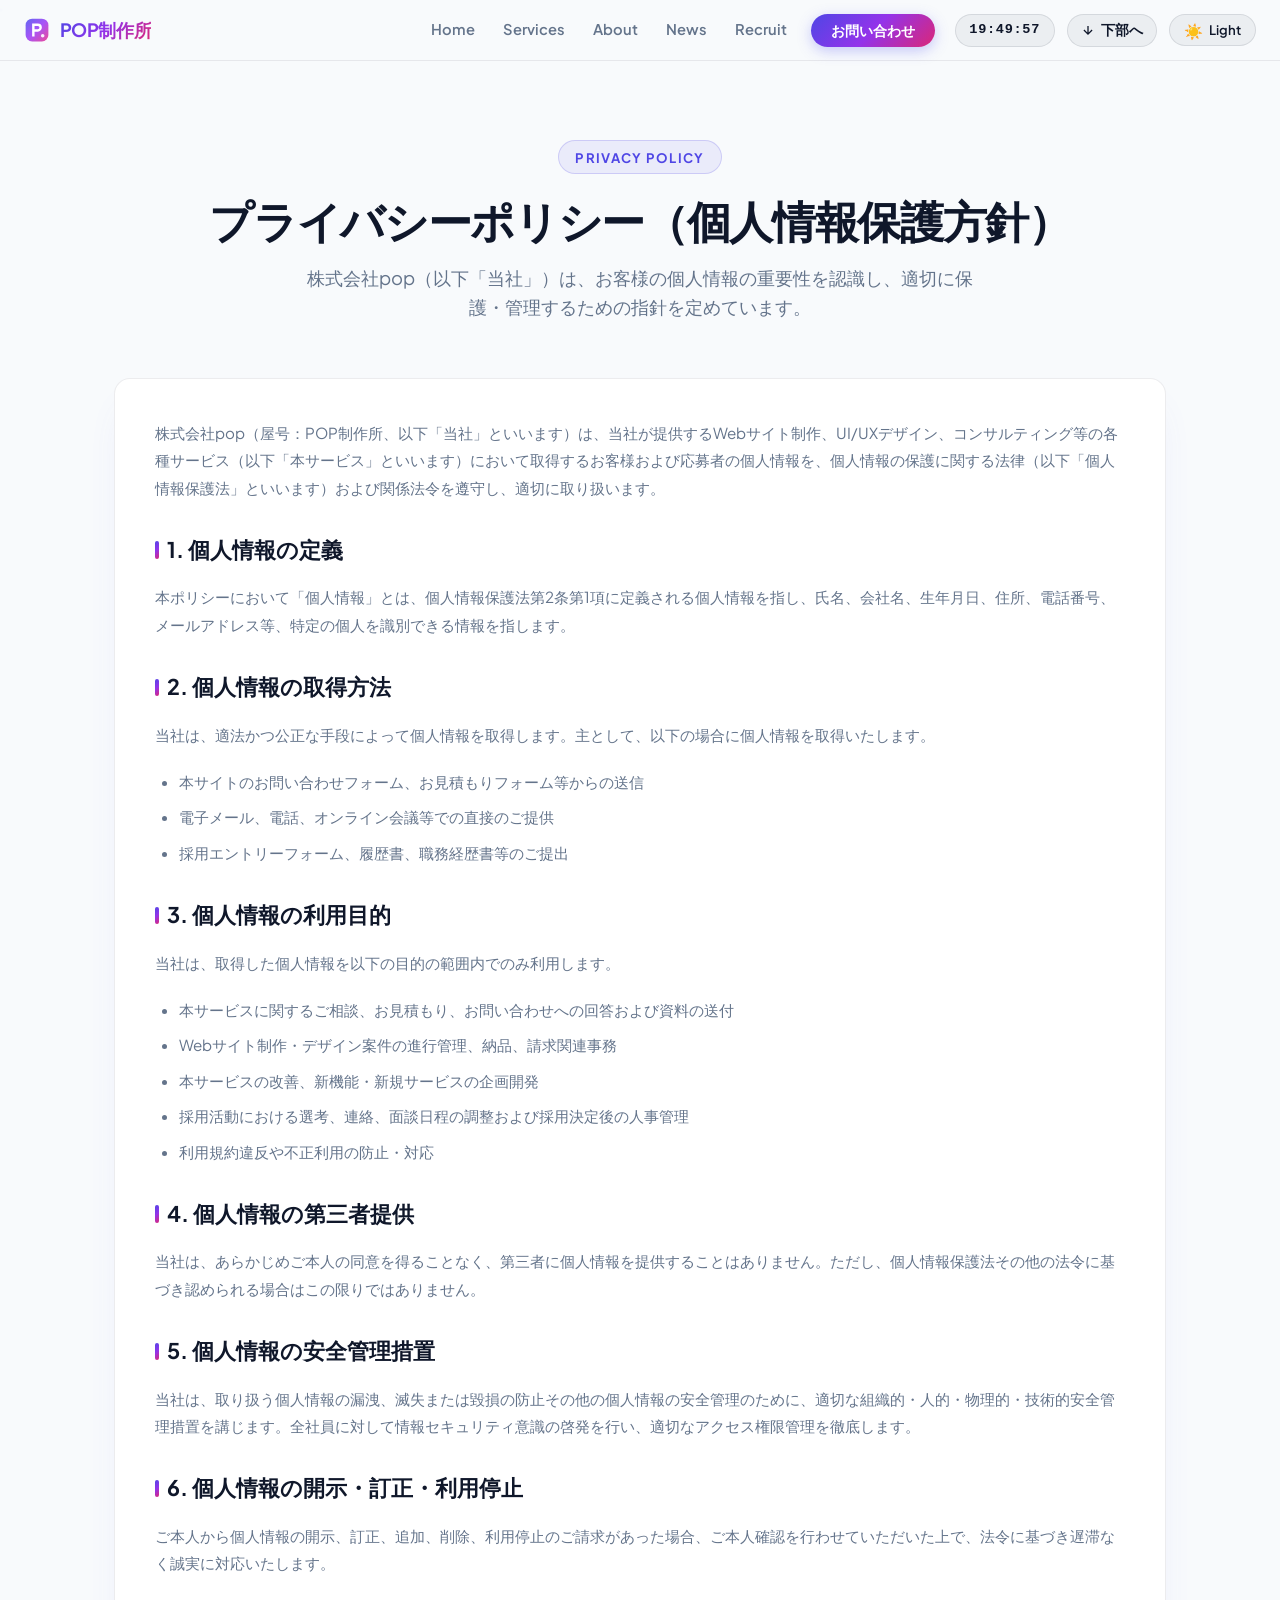
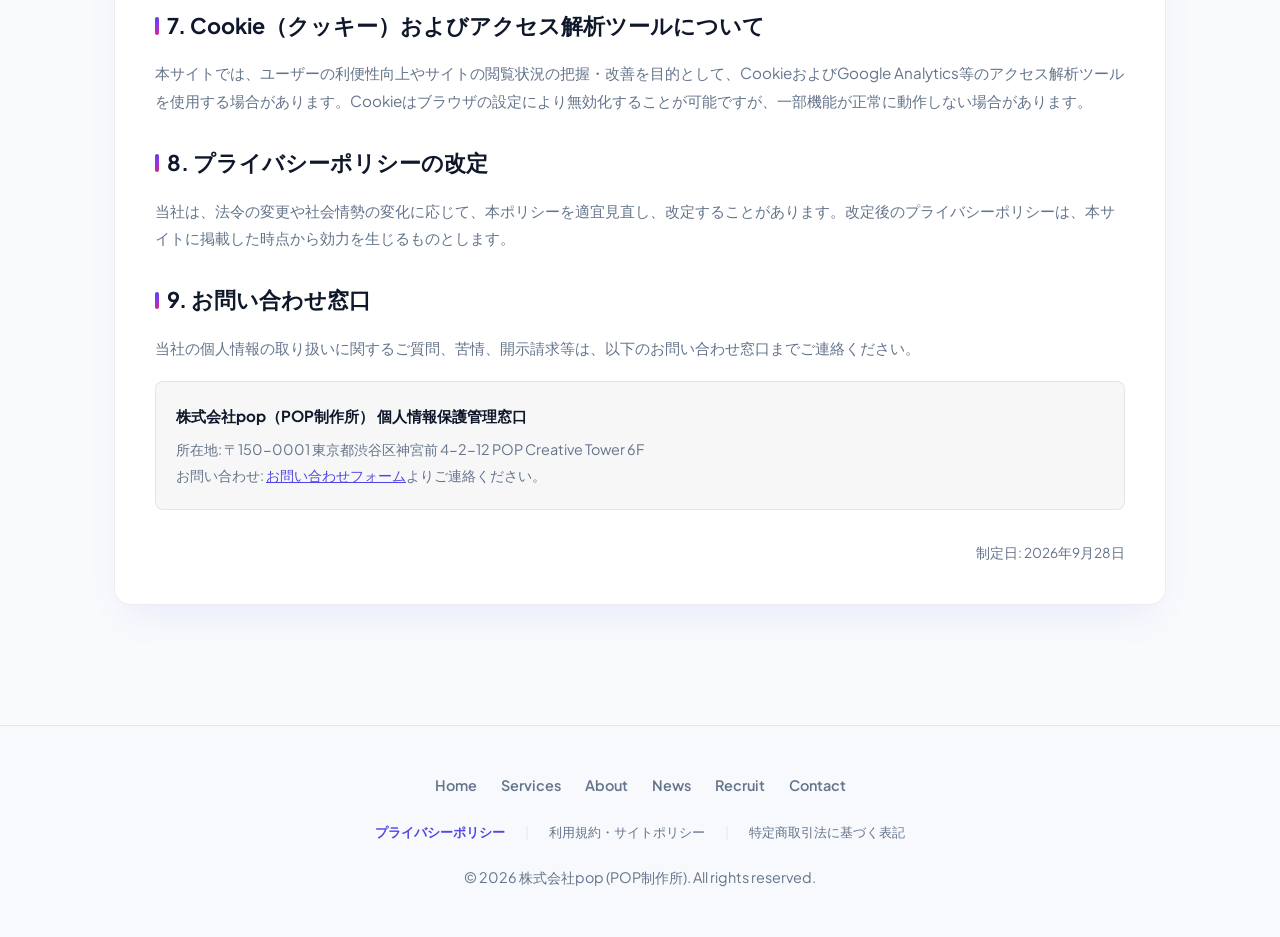
<file: privacy.html>
<!DOCTYPE html>
<html lang="ja">
<head>
  <meta charset="UTF-8">
  <meta name="viewport" content="width=device-width, initial-scale=1.0">
  <title>プライバシーポリシー (Privacy Policy) | 株式会社pop - POP制作所</title>
  <meta name="description" content="株式会社pop（POP制作所）のプライバシーポリシー（個人情報保護方針）です。お客様の個人情報の取得・利用・管理について定めています。">
  <link rel="canonical" href="https://r-emahh.github.io/myweb/privacy.html">
  <meta property="og:title" content="プライバシーポリシー (Privacy Policy) | 株式会社pop - POP制作所">
  <meta property="og:description" content="株式会社pop（POP制作所）のプライバシーポリシー（個人情報保護方針）です。お客様の個人情報の取得・利用・管理について定めています。">
  <meta property="og:type" content="article">
  <meta property="og:url" content="https://r-emahh.github.io/myweb/privacy.html">
  <meta property="og:site_name" content="株式会社pop (POP制作所)">
  <meta property="og:image" content="https://r-emahh.github.io/myweb/public/og-image.svg">
  <meta name="twitter:card" content="summary_large_image">
  <meta name="twitter:image" content="https://r-emahh.github.io/myweb/public/og-image.svg">
  <script>
    (function () {
      try {
        var savedTheme = localStorage.getItem('theme');
        var prefersDark = window.matchMedia && window.matchMedia('(prefers-color-scheme: dark)').matches;
        var initialTheme = savedTheme ? savedTheme : (prefersDark ? 'dark' : 'light');
        document.documentElement.setAttribute('data-theme', initialTheme);
      } catch (e) {
        document.documentElement.setAttribute('data-theme', 'dark');
      }
    })();
  </script>
  <link rel="icon" type="image/svg+xml" href="data:image/svg+xml,%3Csvg xmlns='http://www.w3.org/2000/svg' viewBox='0 0 32 32'%3E%3Cdefs%3E%3ClinearGradient id='g' x1='2' y1='2' x2='30' y2='30' gradientUnits='userSpaceOnUse'%3E%3Cstop offset='0%25' stop-color='%236366f1'/%3E%3Cstop offset='50%25' stop-color='%23a855f7'/%3E%3Cstop offset='100%25' stop-color='%23ec4899'/%3E%3C/linearGradient%3E%3C/defs%3E%3Crect x='2' y='2' width='28' height='28' rx='8' fill='url(%23g)'/%3E%3Cpath d='M10 8h7a5 5 0 0 1 5 5c0 2.76-2.24 5-5 5h-4v6h-3V8zm3 3v4h4a2 2 0 1 0 0-4h-4z' fill='%23ffffff'/%3E%3Ccircle cx='23' cy='23' r='2.2' fill='%23ffffff' opacity='0.9'/%3E%3C/svg%3E">
  <link rel="preconnect" href="https://fonts.googleapis.com">
  <link rel="preconnect" href="https://fonts.gstatic.com" crossorigin>
  <link href="https://fonts.googleapis.com/css2?family=Plus+Jakarta+Sans:wght@400;600;700;800&display=swap" rel="stylesheet">
  <link rel="stylesheet" href="public/css/common.css">
  <link rel="stylesheet" href="css/header.css">
  <style>
    .legal-content h2 {
      font-size: 1.35rem;
      font-weight: 700;
      margin: 2rem 0 1rem;
      color: var(--text-main);
      display: flex;
      align-items: center;
      gap: 0.5rem;
    }
    .legal-content h2::before {
      content: '';
      display: inline-block;
      width: 4px;
      height: 1.1rem;
      background: var(--accent-gradient);
      border-radius: 2px;
    }
    .legal-content p,
    .legal-content ul {
      color: var(--text-muted);
      font-size: 0.95rem;
      line-height: 1.8;
      margin-bottom: 1.25rem;
    }
    .legal-content ul {
      padding-left: 1.5rem;
    }
    .legal-content li {
      margin-bottom: 0.5rem;
    }
    .legal-table {
      width: 100%;
      border-collapse: collapse;
      margin: 1.5rem 0;
    }
    .legal-table th,
    .legal-table td {
      padding: 0.85rem 1rem;
      border: 1px solid var(--card-border);
      font-size: 0.92rem;
      text-align: left;
    }
    .legal-table th {
      background: var(--input-bg);
      color: var(--text-main);
      font-weight: 600;
      width: 30%;
    }
  </style>
</head>
<body>
  <canvas id="particle-canvas" class="particle-canvas" aria-hidden="true"></canvas>
  <div id="header-placeholder"></div>

  <main class="page-wrapper">
    <section class="page-hero">
      <div class="page-badge">Privacy Policy</div>
      <h1 class="page-title">プライバシーポリシー（個人情報保護方針）</h1>
      <p class="page-subtitle">株式会社pop（以下「当社」）は、お客様の個人情報の重要性を認識し、適切に保護・管理するための指針を定めています。</p>
    </section>

    <div class="page-content">
      <article class="glass-panel legal-content">
        <p>株式会社pop（屋号：POP制作所、以下「当社」といいます）は、当社が提供するWebサイト制作、UI/UXデザイン、コンサルティング等の各種サービス（以下「本サービス」といいます）において取得するお客様および応募者の個人情報を、個人情報の保護に関する法律（以下「個人情報保護法」といいます）および関係法令を遵守し、適切に取り扱います。</p>

        <h2>1. 個人情報の定義</h2>
        <p>本ポリシーにおいて「個人情報」とは、個人情報保護法第2条第1項に定義される個人情報を指し、氏名、会社名、生年月日、住所、電話番号、メールアドレス等、特定の個人を識別できる情報を指します。</p>

        <h2>2. 個人情報の取得方法</h2>
        <p>当社は、適法かつ公正な手段によって個人情報を取得します。主として、以下の場合に個人情報を取得いたします。</p>
        <ul>
          <li>本サイトのお問い合わせフォーム、お見積もりフォーム等からの送信</li>
          <li>電子メール、電話、オンライン会議等での直接のご提供</li>
          <li>採用エントリーフォーム、履歴書、職務経歴書等のご提出</li>
        </ul>

        <h2>3. 個人情報の利用目的</h2>
        <p>当社は、取得した個人情報を以下の目的の範囲内でのみ利用します。</p>
        <ul>
          <li>本サービスに関するご相談、お見積もり、お問い合わせへの回答および資料の送付</li>
          <li>Webサイト制作・デザイン案件の進行管理、納品、請求関連事務</li>
          <li>本サービスの改善、新機能・新規サービスの企画開発</li>
          <li>採用活動における選考、連絡、面談日程の調整および採用決定後の人事管理</li>
          <li>利用規約違反や不正利用の防止・対応</li>
        </ul>

        <h2>4. 個人情報の第三者提供</h2>
        <p>当社は、あらかじめご本人の同意を得ることなく、第三者に個人情報を提供することはありません。ただし、個人情報保護法その他の法令に基づき認められる場合はこの限りではありません。</p>

        <h2>5. 個人情報の安全管理措置</h2>
        <p>当社は、取り扱う個人情報の漏洩、滅失または毀損の防止その他の個人情報の安全管理のために、適切な組織的・人的・物理的・技術的安全管理措置を講じます。全社員に対して情報セキュリティ意識の啓発を行い、適切なアクセス権限管理を徹底します。</p>

        <h2>6. 個人情報の開示・訂正・利用停止</h2>
        <p>ご本人から個人情報の開示、訂正、追加、削除、利用停止のご請求があった場合、ご本人確認を行わせていただいた上で、法令に基づき遅滞なく誠実に対応いたします。</p>

        <h2>7. Cookie（クッキー）およびアクセス解析ツールについて</h2>
        <p>本サイトでは、ユーザーの利便性向上やサイトの閲覧状況の把握・改善を目的として、CookieおよびGoogle Analytics等のアクセス解析ツールを使用する場合があります。Cookieはブラウザの設定により無効化することが可能ですが、一部機能が正常に動作しない場合があります。</p>

        <h2>8. プライバシーポリシーの改定</h2>
        <p>当社は、法令の変更や社会情勢の変化に応じて、本ポリシーを適宜見直し、改定することがあります。改定後のプライバシーポリシーは、本サイトに掲載した時点から効力を生じるものとします。</p>

        <h2>9. お問い合わせ窓口</h2>
        <p>当社の個人情報の取り扱いに関するご質問、苦情、開示請求等は、以下のお問い合わせ窓口までご連絡ください。</p>
        <div style="background: var(--input-bg); border: 1px solid var(--card-border); padding: 1.25rem; border-radius: 8px; margin-top: 1rem;">
          <p style="margin: 0; font-weight: 700; color: var(--text-main);">株式会社pop（POP制作所） 個人情報保護管理窓口</p>
          <p style="margin: 0.5rem 0 0; color: var(--text-muted); font-size: 0.9rem;">
            所在地: 〒150-0001 東京都渋谷区神宮前 4-2-12 POP Creative Tower 6F<br>
            お問い合わせ: <a href="contact.html" style="color: var(--accent-primary); text-decoration: underline;">お問い合わせフォーム</a>よりご連絡ください。
          </p>
        </div>

        <div style="text-align: right; margin-top: 2rem; color: var(--text-muted); font-size: 0.85rem;">
          制定日: 2026年9月28日
        </div>
      </article>
    </div>
  </main>

  <footer class="site-footer">
    <ul class="footer-nav">
      <li><a href="index.html">Home</a></li>
      <li><a href="services.html">Services</a></li>
      <li><a href="about.html">About</a></li>
      <li><a href="news.html">News</a></li>
      <li><a href="recruit.html">Recruit</a></li>
      <li><a href="contact.html">Contact</a></li>
    </ul>
    <div style="display: flex; justify-content: center; gap: 1.25rem; margin-bottom: 1.5rem; flex-wrap: wrap; font-size: 0.82rem;">
      <a href="privacy.html" style="color: var(--accent-primary); text-decoration: none; font-weight: 600;">プライバシーポリシー</a>
      <span style="color: var(--card-border);">|</span>
      <a href="terms.html" style="color: var(--text-muted); text-decoration: none;">利用規約・サイトポリシー</a>
      <span style="color: var(--card-border);">|</span>
      <a href="tokushoho.html" style="color: var(--text-muted); text-decoration: none;">特定商取引法に基づく表記</a>
    </div>
    <p>© <span id="current-year">2026</span> 株式会社pop (POP制作所). All rights reserved.</p>
  </footer>

  <script src="js/header.js"></script>
  <script src="public/js/common.js"></script>
  <script src="public/js/analytics.js"></script>
</body>
</html>
</file>
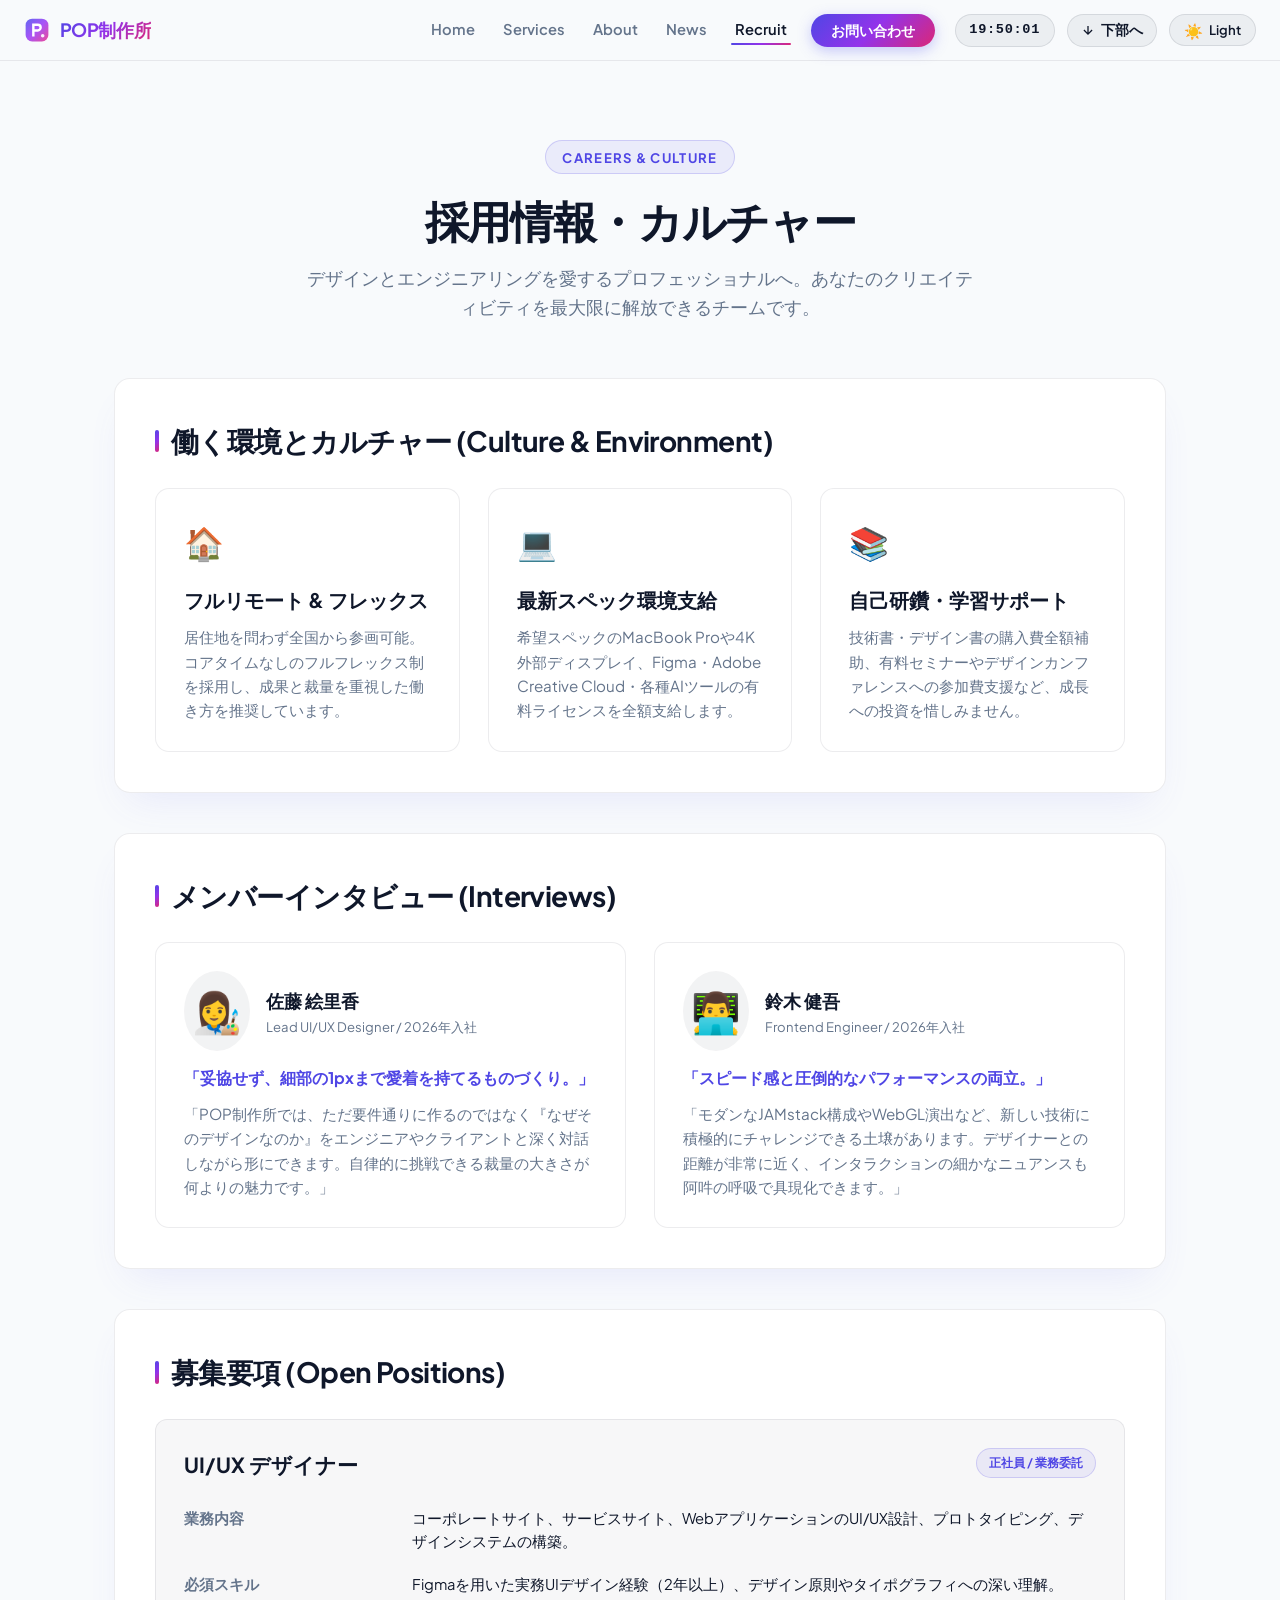
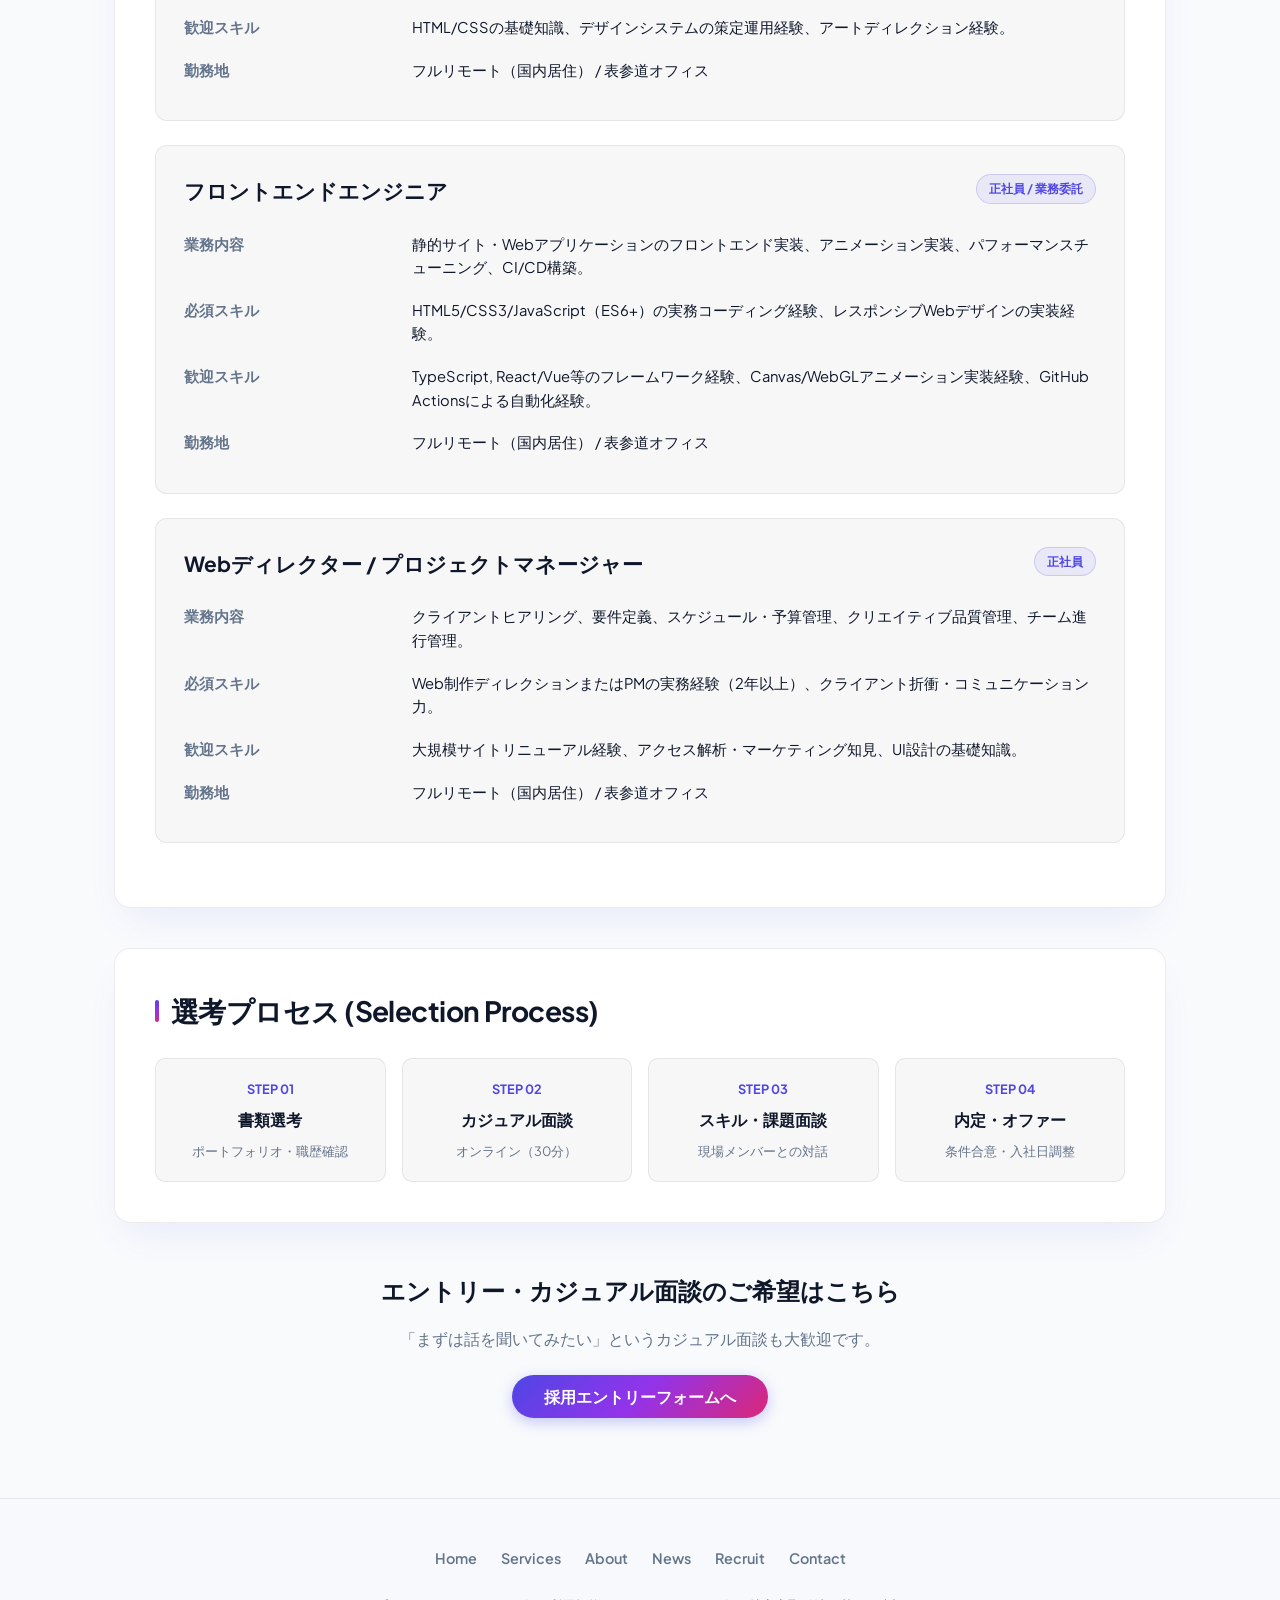
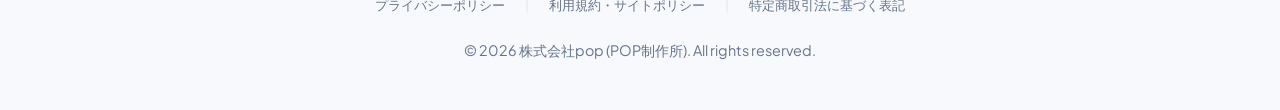
<file: recruit.html>
<!DOCTYPE html>
<html lang="ja">

<head>
  <meta charset="UTF-8">
  <meta name="viewport" content="width=device-width, initial-scale=1.0">
  <title>採用情報 (Recruit) | 株式会社pop - POP制作所</title>
  <meta name="description" content="株式会社pop（POP制作所）の採用情報。募集要項、カルチャー・働く環境、社員インタビューをご紹介します。">
  <link rel="canonical" href="https://r-emahh.github.io/myweb/recruit.html">
  <meta property="og:title" content="採用情報 (Recruit) | 株式会社pop - POP制作所">
  <meta property="og:description" content="株式会社pop（POP制作所）の採用情報。募集要項、カルチャー・働く環境、社員インタビューをご紹介します。">
  <meta property="og:type" content="article">
  <meta property="og:url" content="https://r-emahh.github.io/myweb/recruit.html">
  <meta property="og:site_name" content="株式会社pop (POP制作所)">
  <meta property="og:image" content="https://r-emahh.github.io/myweb/public/og-image.svg">
  <meta name="twitter:card" content="summary_large_image">
  <meta name="twitter:image" content="https://r-emahh.github.io/myweb/public/og-image.svg">
  <script>
    (function () {
      try {
        var savedTheme = localStorage.getItem('theme');
        var prefersDark = window.matchMedia && window.matchMedia('(prefers-color-scheme: dark)').matches;
        var initialTheme = savedTheme ? savedTheme : (prefersDark ? 'dark' : 'light');
        document.documentElement.setAttribute('data-theme', initialTheme);
      } catch (e) {
        document.documentElement.setAttribute('data-theme', 'dark');
      }
    })();
  </script>
  <link rel="icon" type="image/svg+xml"
    href="data:image/svg+xml,%3Csvg xmlns='http://www.w3.org/2000/svg' viewBox='0 0 32 32'%3E%3Cdefs%3E%3ClinearGradient id='g' x1='2' y1='2' x2='30' y2='30' gradientUnits='userSpaceOnUse'%3E%3Cstop offset='0%25' stop-color='%236366f1'/%3E%3Cstop offset='50%25' stop-color='%23a855f7'/%3E%3Cstop offset='100%25' stop-color='%23ec4899'/%3E%3C/linearGradient%3E%3C/defs%3E%3Crect x='2' y='2' width='28' height='28' rx='8' fill='url(%23g)'/%3E%3Cpath d='M10 8h7a5 5 0 0 1 5 5c0 2.76-2.24 5-5 5h-4v6h-3V8zm3 3v4h4a2 2 0 1 0 0-4h-4z' fill='%23ffffff'/%3E%3Ccircle cx='23' cy='23' r='2.2' fill='%23ffffff' opacity='0.9'/%3E%3C/svg%3E">
  <link rel="preconnect" href="https://fonts.googleapis.com">
  <link rel="preconnect" href="https://fonts.gstatic.com" crossorigin>
  <link href="https://fonts.googleapis.com/css2?family=Plus+Jakarta+Sans:wght@400;600;700;800&display=swap"
    rel="stylesheet">
  <link rel="stylesheet" href="public/css/common.css">
  <link rel="stylesheet" href="css/header.css">
  <style>
    .job-card {
      background: var(--input-bg);
      border: 1px solid var(--card-border);
      border-radius: 12px;
      padding: 1.75rem;
      margin-bottom: 1.5rem;
    }

    .job-header {
      display: flex;
      justify-content: space-between;
      align-items: flex-start;
      margin-bottom: 1rem;
      flex-wrap: wrap;
      gap: 0.5rem;
    }

    .job-title {
      font-size: 1.3rem;
      font-weight: 700;
    }

    .job-badge {
      font-size: 0.78rem;
      padding: 0.25rem 0.75rem;
      border-radius: 9999px;
      background: var(--badge-bg);
      border: 1px solid var(--badge-border);
      color: var(--accent-primary);
      font-weight: 600;
    }

    .job-detail-table {
      width: 100%;
      border-collapse: collapse;
      font-size: 0.92rem;
    }

    .job-detail-table th {
      width: 25%;
      padding: 0.6rem 0;
      color: var(--text-muted);
      text-align: left;
      vertical-align: top;
    }

    .job-detail-table td {
      padding: 0.6rem 0;
      line-height: 1.6;
    }

    @media (max-width: 640px) {

      .job-detail-table th,
      .job-detail-table td {
        display: block;
        width: 100%;
      }

      .job-detail-table th {
        padding-bottom: 0.2rem;
      }
    }
  </style>
</head>

<body>
  <canvas id="particle-canvas" class="particle-canvas" aria-hidden="true"></canvas>
  <div id="header-placeholder"></div>

  <main class="page-wrapper">
    <section class="page-hero">
      <div class="page-badge">Careers & Culture</div>
      <h1 class="page-title">採用情報・カルチャー</h1>
      <p class="page-subtitle">デザインとエンジニアリングを愛するプロフェッショナルへ。あなたのクリエイティビティを最大限に解放できるチームです。</p>
    </section>

    <div class="page-content">
      <!-- カルチャー・働く環境 -->
      <section class="glass-panel" id="culture">
        <h2 class="section-title">働く環境とカルチャー (Culture & Environment)</h2>
        <div class="grid-3">
          <div class="grid-card">
            <span class="card-icon">🏠</span>
            <h3 class="card-title">フルリモート & フレックス</h3>
            <p class="card-text">居住地を問わず全国から参画可能。コアタイムなしのフルフレックス制を採用し、成果と裁量を重視した働き方を推奨しています。</p>
          </div>
          <div class="grid-card">
            <span class="card-icon">💻</span>
            <h3 class="card-title">最新スペック環境支給</h3>
            <p class="card-text">希望スペックのMacBook Proや4K外部ディスプレイ、Figma・Adobe Creative Cloud・各種AIツールの有料ライセンスを全額支給します。</p>
          </div>
          <div class="grid-card">
            <span class="card-icon">📚</span>
            <h3 class="card-title">自己研鑽・学習サポート</h3>
            <p class="card-text">技術書・デザイン書の購入費全額補助、有料セミナーやデザインカンファレンスへの参加費支援など、成長への投資を惜しみません。</p>
          </div>
        </div>
      </section>

      <!-- 社員インタビュー -->
      <section class="glass-panel" id="interviews">
        <h2 class="section-title">メンバーインタビュー (Interviews)</h2>
        <div class="grid-2">
          <div class="grid-card">
            <div style="display: flex; align-items: center; gap: 1rem; margin-bottom: 1rem;">
              <span
                style="font-size: 2.5rem; background: var(--toggle-bg); padding: 0.5rem; border-radius: 50%;">👩‍🎨</span>
              <div>
                <h3 style="font-size: 1.15rem; font-weight: 700;">佐藤 絵里香</h3>
                <p style="font-size: 0.82rem; color: var(--text-muted);">Lead UI/UX Designer / 2026年入社</p>
              </div>
            </div>
            <h4 style="font-weight: 700; margin-bottom: 0.75rem; color: var(--accent-primary); line-height: 1.4;">
              「妥協せず、細部の1pxまで愛着を持てるものづくり。」</h4>
            <p class="card-text">
              「POP制作所では、ただ要件通りに作るのではなく『なぜそのデザインなのか』をエンジニアやクライアントと深く対話しながら形にできます。自律的に挑戦できる裁量の大きさが何よりの魅力です。」
            </p>
          </div>

          <div class="grid-card">
            <div style="display: flex; align-items: center; gap: 1rem; margin-bottom: 1rem;">
              <span
                style="font-size: 2.5rem; background: var(--toggle-bg); padding: 0.5rem; border-radius: 50%;">👨‍💻</span>
              <div>
                <h3 style="font-size: 1.15rem; font-weight: 700;">鈴木 健吾</h3>
                <p style="font-size: 0.82rem; color: var(--text-muted);">Frontend Engineer / 2026年入社</p>
              </div>
            </div>
            <h4 style="font-weight: 700; margin-bottom: 0.75rem; color: var(--accent-primary); line-height: 1.4;">
              「スピード感と圧倒的なパフォーマンスの両立。」</h4>
            <p class="card-text">
              「モダンなJAMstack構成やWebGL演出など、新しい技術に積極的にチャレンジできる土壌があります。デザイナーとの距離が非常に近く、インタラクションの細かなニュアンスも阿吽の呼吸で具現化できます。」
            </p>
          </div>
        </div>
      </section>

      <!-- 募集要項 -->
      <section class="glass-panel" id="positions">
        <h2 class="section-title">募集要項 (Open Positions)</h2>

        <!-- ポジション 1 -->
        <div class="job-card">
          <div class="job-header">
            <h3 class="job-title">UI/UX デザイナー</h3>
            <span class="job-badge">正社員 / 業務委託</span>
          </div>
          <table class="job-detail-table">
            <tbody>
              <tr>
                <th>業務内容</th>
                <td>コーポレートサイト、サービスサイト、WebアプリケーションのUI/UX設計、プロトタイピング、デザインシステムの構築。</td>
              </tr>
              <tr>
                <th>必須スキル</th>
                <td>Figmaを用いた実務UIデザイン経験（2年以上）、デザイン原則やタイポグラフィへの深い理解。</td>
              </tr>
              <tr>
                <th>歓迎スキル</th>
                <td>HTML/CSSの基礎知識、デザインシステムの策定運用経験、アートディレクション経験。</td>
              </tr>
              <tr>
                <th>勤務地</th>
                <td>フルリモート（国内居住） / 表参道オフィス</td>
              </tr>
            </tbody>
          </table>
        </div>

        <!-- ポジション 2 -->
        <div class="job-card">
          <div class="job-header">
            <h3 class="job-title">フロントエンドエンジニア</h3>
            <span class="job-badge">正社員 / 業務委託</span>
          </div>
          <table class="job-detail-table">
            <tbody>
              <tr>
                <th>業務内容</th>
                <td>静的サイト・Webアプリケーションのフロントエンド実装、アニメーション実装、パフォーマンスチューニング、CI/CD構築。</td>
              </tr>
              <tr>
                <th>必須スキル</th>
                <td>HTML5/CSS3/JavaScript（ES6+）の実務コーディング経験、レスポンシブWebデザインの実装経験。</td>
              </tr>
              <tr>
                <th>歓迎スキル</th>
                <td>TypeScript, React/Vue等のフレームワーク経験、Canvas/WebGLアニメーション実装経験、GitHub Actionsによる自動化経験。</td>
              </tr>
              <tr>
                <th>勤務地</th>
                <td>フルリモート（国内居住） / 表参道オフィス</td>
              </tr>
            </tbody>
          </table>
        </div>

        <!-- ポジション 3 -->
        <div class="job-card">
          <div class="job-header">
            <h3 class="job-title">Webディレクター / プロジェクトマネージャー</h3>
            <span class="job-badge">正社員</span>
          </div>
          <table class="job-detail-table">
            <tbody>
              <tr>
                <th>業務内容</th>
                <td>クライアントヒアリング、要件定義、スケジュール・予算管理、クリエイティブ品質管理、チーム進行管理。</td>
              </tr>
              <tr>
                <th>必須スキル</th>
                <td>Web制作ディレクションまたはPMの実務経験（2年以上）、クライアント折衝・コミュニケーション力。</td>
              </tr>
              <tr>
                <th>歓迎スキル</th>
                <td>大規模サイトリニューアル経験、アクセス解析・マーケティング知見、UI設計の基礎知識。</td>
              </tr>
              <tr>
                <th>勤務地</th>
                <td>フルリモート（国内居住） / 表参道オフィス</td>
              </tr>
            </tbody>
          </table>
        </div>
      </section>

      <!-- 選考プロセス -->
      <section class="glass-panel" id="flow">
        <h2 class="section-title">選考プロセス (Selection Process)</h2>
        <div style="display: grid; grid-template-columns: repeat(4, 1fr); gap: 1rem; text-align: center;">
          <div
            style="background: var(--input-bg); padding: 1.25rem; border-radius: 10px; border: 1px solid var(--card-border);">
            <div style="font-size: 0.8rem; font-weight: 700; color: var(--accent-primary);">STEP 01</div>
            <h4 style="font-weight: 700; margin: 0.5rem 0;">書類選考</h4>
            <p style="font-size: 0.8rem; color: var(--text-muted);">ポートフォリオ・職歴確認</p>
          </div>
          <div
            style="background: var(--input-bg); padding: 1.25rem; border-radius: 10px; border: 1px solid var(--card-border);">
            <div style="font-size: 0.8rem; font-weight: 700; color: var(--accent-primary);">STEP 02</div>
            <h4 style="font-weight: 700; margin: 0.5rem 0;">カジュアル面談</h4>
            <p style="font-size: 0.8rem; color: var(--text-muted);">オンライン（30分）</p>
          </div>
          <div
            style="background: var(--input-bg); padding: 1.25rem; border-radius: 10px; border: 1px solid var(--card-border);">
            <div style="font-size: 0.8rem; font-weight: 700; color: var(--accent-primary);">STEP 03</div>
            <h4 style="font-weight: 700; margin: 0.5rem 0;">スキル・課題面談</h4>
            <p style="font-size: 0.8rem; color: var(--text-muted);">現場メンバーとの対話</p>
          </div>
          <div
            style="background: var(--input-bg); padding: 1.25rem; border-radius: 10px; border: 1px solid var(--card-border);">
            <div style="font-size: 0.8rem; font-weight: 700; color: var(--accent-primary);">STEP 04</div>
            <h4 style="font-weight: 700; margin: 0.5rem 0;">内定・オファー</h4>
            <p style="font-size: 0.8rem; color: var(--text-muted);">条件合意・入社日調整</p>
          </div>
        </div>
      </section>

      <!-- エントリーCTA -->
      <div style="text-align: center; margin-top: 3rem;">
        <h3 style="font-size: 1.5rem; font-weight: 700; margin-bottom: 1rem;">エントリー・カジュアル面談のご希望はこちら</h3>
        <p style="color: var(--text-muted); margin-bottom: 1.5rem;">「まずは話を聞いてみたい」というカジュアル面談も大歓迎です。</p>
        <a href="contact.html?type=recruit" class="btn-cta"
          style="font-size: 1rem; padding: 0.75rem 2rem;">採用エントリーフォームへ</a>
      </div>
    </div>
  </main>

  <footer class="site-footer">
    <ul class="footer-nav">
      <li><a href="index.html">Home</a></li>
      <li><a href="services.html">Services</a></li>
      <li><a href="about.html">About</a></li>
      <li><a href="news.html">News</a></li>
      <li><a href="recruit.html">Recruit</a></li>
      <li><a href="contact.html">Contact</a></li>
    </ul>
    <div
      style="display: flex; justify-content: center; gap: 1.25rem; margin-bottom: 1.5rem; flex-wrap: wrap; font-size: 0.82rem;">
      <a href="privacy.html" style="color: var(--text-muted); text-decoration: none;">プライバシーポリシー</a>
      <span style="color: var(--card-border);">|</span>
      <a href="terms.html" style="color: var(--text-muted); text-decoration: none;">利用規約・サイトポリシー</a>
      <span style="color: var(--card-border);">|</span>
      <a href="tokushoho.html" style="color: var(--text-muted); text-decoration: none;">特定商取引法に基づく表記</a>
    </div>
    <p>© <span id="current-year">2026</span> 株式会社pop (POP制作所). All rights reserved.</p>
  </footer>

  <script src="js/header.js"></script>
  <script src="public/js/common.js"></script>
  <script src="public/js/analytics.js"></script>
</body>

</html>
</file>
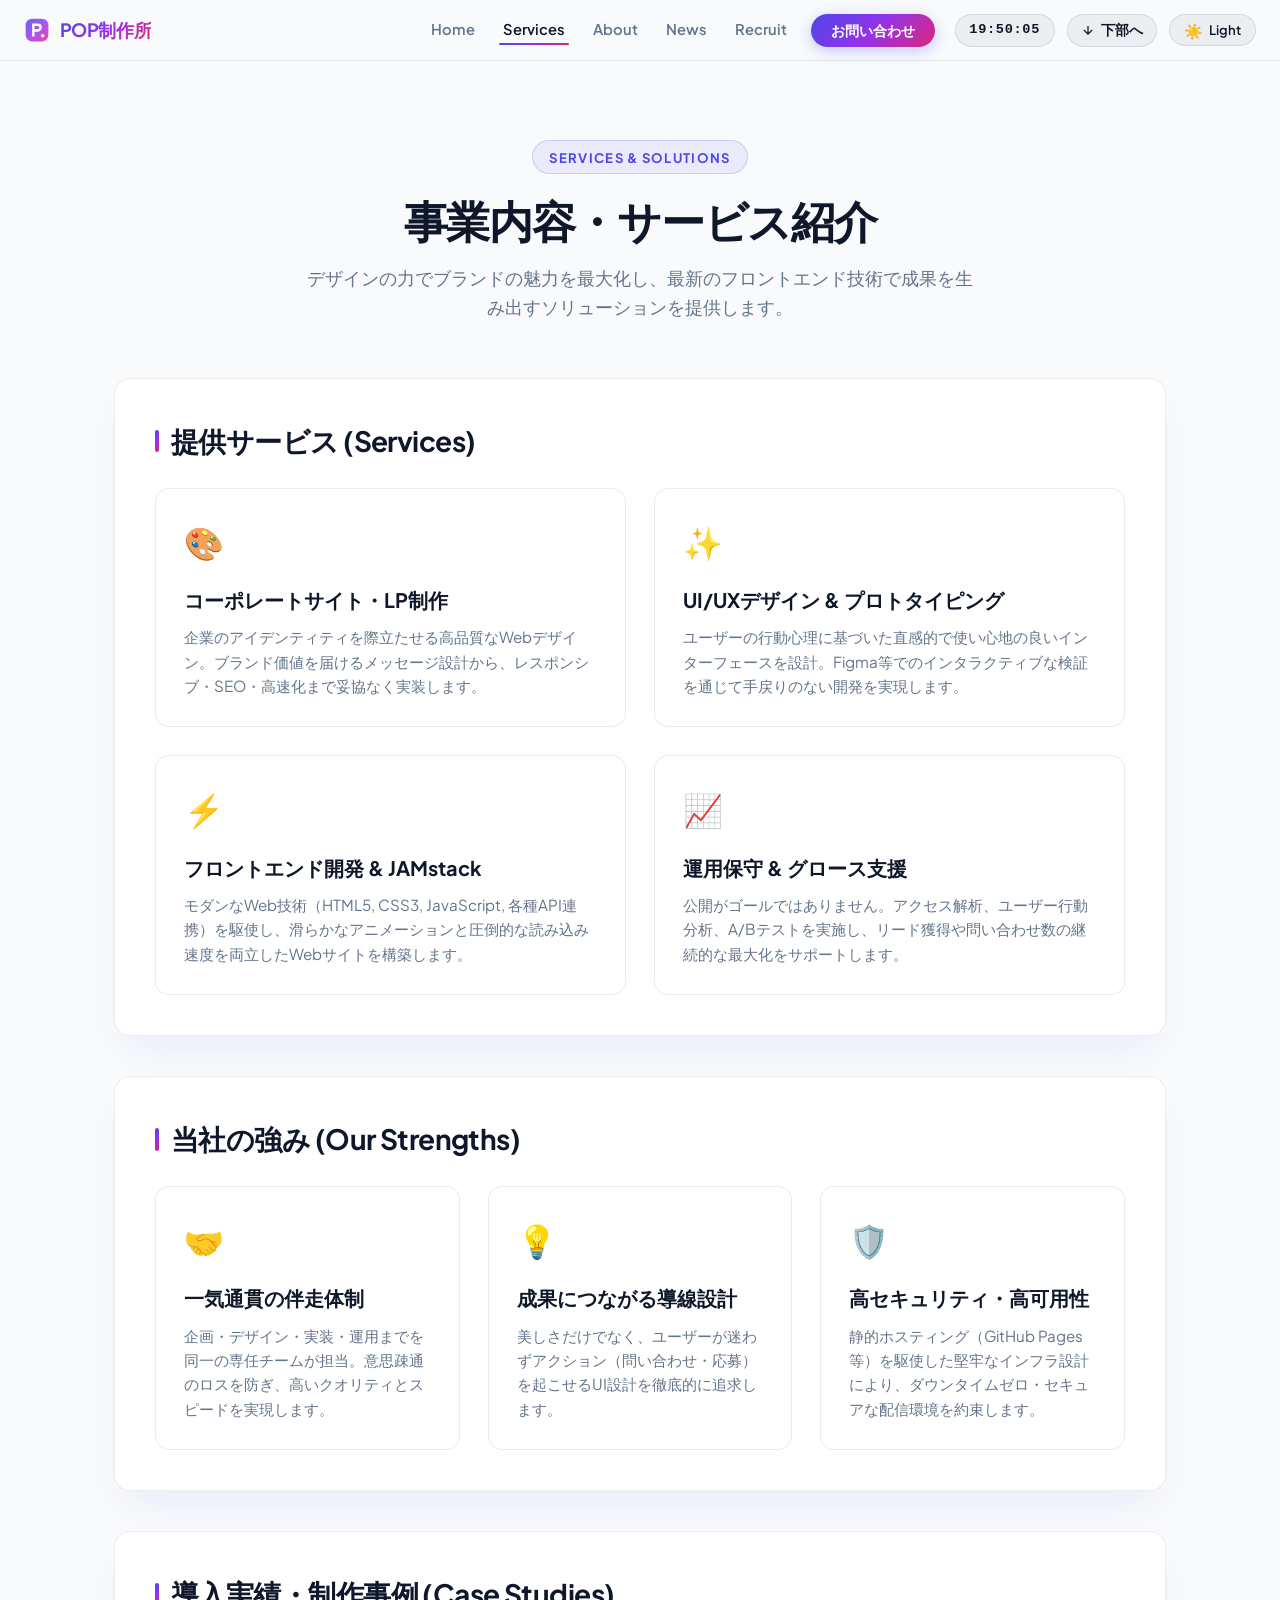
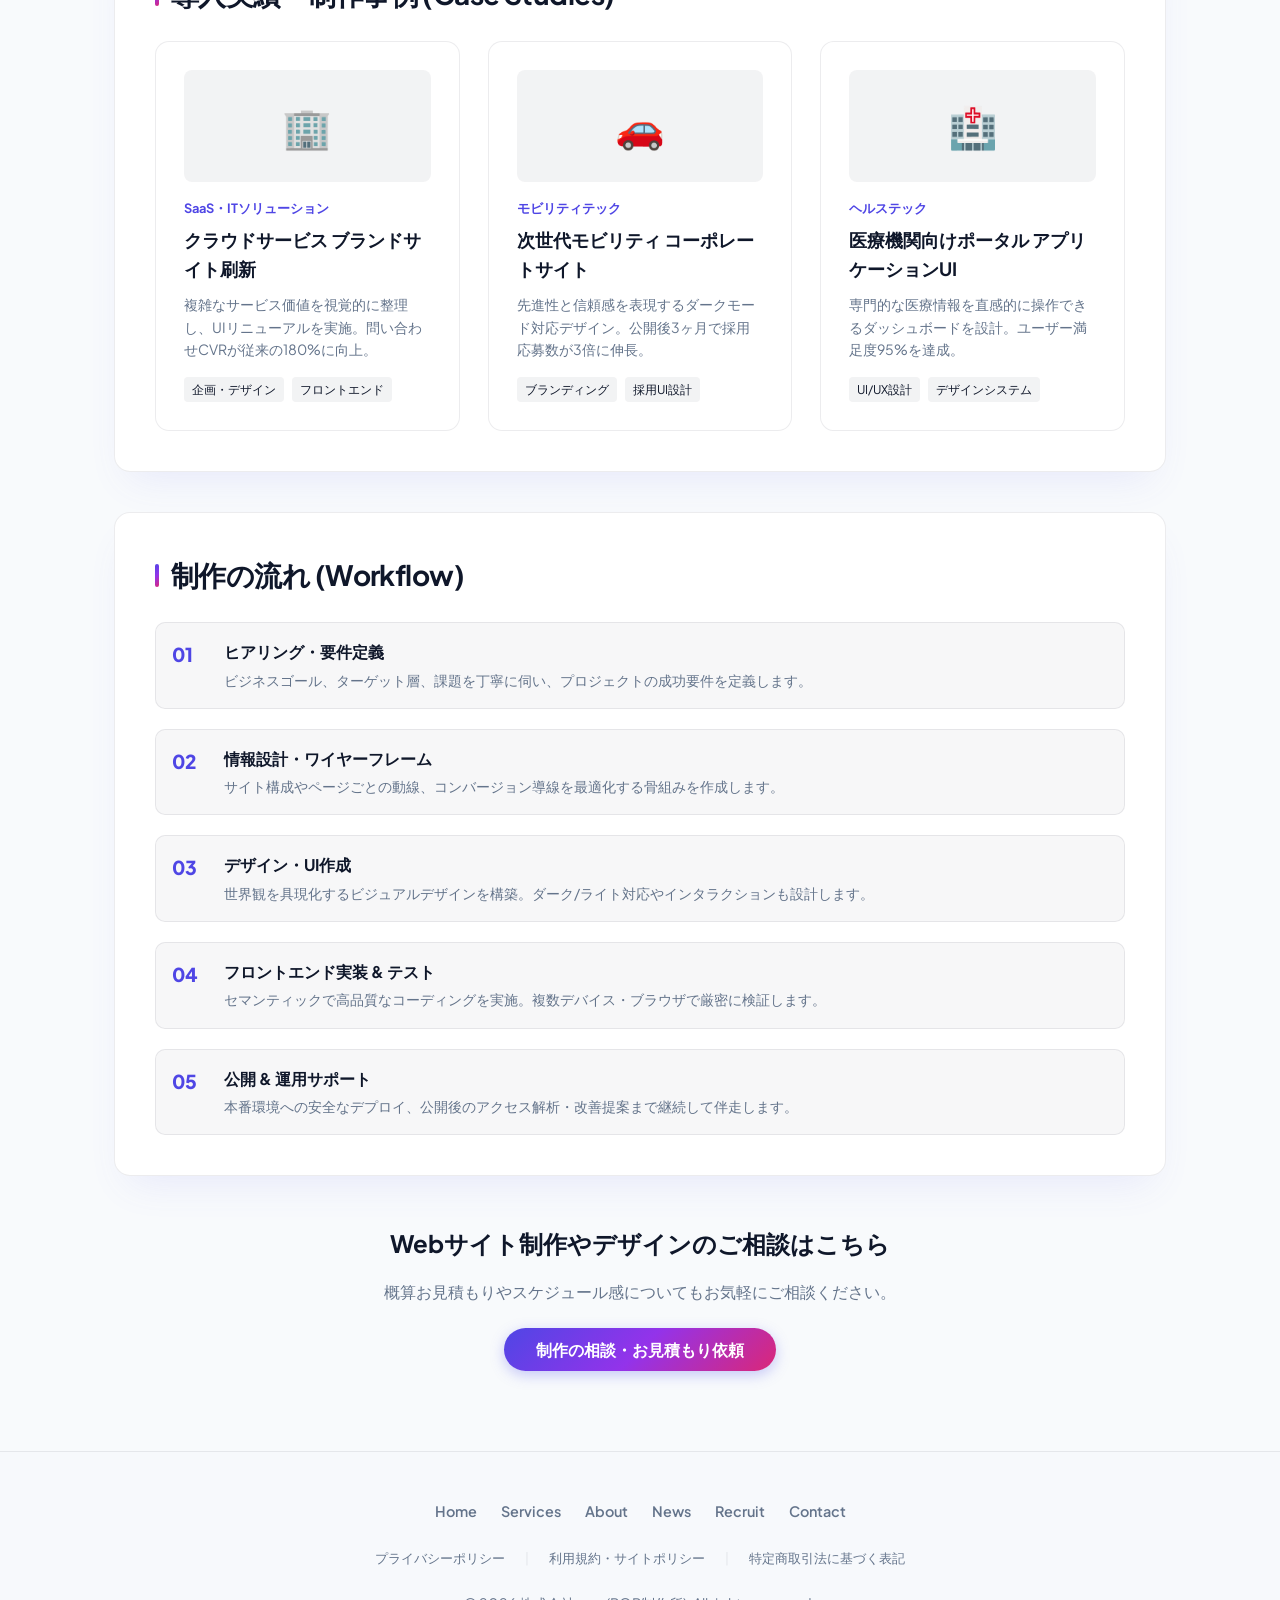
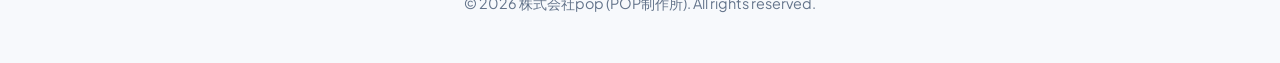
<file: services.html>
<!DOCTYPE html>
<html lang="ja">

<head>
  <meta charset="UTF-8">
  <meta name="viewport" content="width=device-width, initial-scale=1.0">
  <title>事業内容・サービス紹介 (Services) | 株式会社pop - POP制作所</title>
  <meta name="description" content="株式会社pop（POP制作所）の事業内容とサービス詳細、当社の強み、導入実績・制作事例をご紹介します。">
  <link rel="canonical" href="https://r-emahh.github.io/myweb/services.html">
  <meta property="og:title" content="事業内容・サービス紹介 (Services) | 株式会社pop - POP制作所">
  <meta property="og:description" content="株式会社pop（POP制作所）の事業内容とサービス詳細、当社の強み、導入実績・制作事例をご紹介します。">
  <meta property="og:type" content="article">
  <meta property="og:url" content="https://r-emahh.github.io/myweb/services.html">
  <meta property="og:site_name" content="株式会社pop (POP制作所)">
  <meta property="og:image" content="https://r-emahh.github.io/myweb/public/og-image.svg">
  <meta name="twitter:card" content="summary_large_image">
  <meta name="twitter:image" content="https://r-emahh.github.io/myweb/public/og-image.svg">
  <script>
    (function () {
      try {
        var savedTheme = localStorage.getItem('theme');
        var prefersDark = window.matchMedia && window.matchMedia('(prefers-color-scheme: dark)').matches;
        var initialTheme = savedTheme ? savedTheme : (prefersDark ? 'dark' : 'light');
        document.documentElement.setAttribute('data-theme', initialTheme);
      } catch (e) {
        document.documentElement.setAttribute('data-theme', 'dark');
      }
    })();
  </script>
  <link rel="icon" type="image/svg+xml"
    href="data:image/svg+xml,%3Csvg xmlns='http://www.w3.org/2000/svg' viewBox='0 0 32 32'%3E%3Cdefs%3E%3ClinearGradient id='g' x1='2' y1='2' x2='30' y2='30' gradientUnits='userSpaceOnUse'%3E%3Cstop offset='0%25' stop-color='%236366f1'/%3E%3Cstop offset='50%25' stop-color='%23a855f7'/%3E%3Cstop offset='100%25' stop-color='%23ec4899'/%3E%3C/linearGradient%3E%3C/defs%3E%3Crect x='2' y='2' width='28' height='28' rx='8' fill='url(%23g)'/%3E%3Cpath d='M10 8h7a5 5 0 0 1 5 5c0 2.76-2.24 5-5 5h-4v6h-3V8zm3 3v4h4a2 2 0 1 0 0-4h-4z' fill='%23ffffff'/%3E%3Ccircle cx='23' cy='23' r='2.2' fill='%23ffffff' opacity='0.9'/%3E%3C/svg%3E">
  <link rel="preconnect" href="https://fonts.googleapis.com">
  <link rel="preconnect" href="https://fonts.gstatic.com" crossorigin>
  <link href="https://fonts.googleapis.com/css2?family=Plus+Jakarta+Sans:wght@400;600;700;800&display=swap"
    rel="stylesheet">
  <link rel="stylesheet" href="public/css/common.css">
  <link rel="stylesheet" href="css/header.css">
</head>

<body>
  <canvas id="particle-canvas" class="particle-canvas" aria-hidden="true"></canvas>
  <div id="header-placeholder"></div>

  <main class="page-wrapper">
    <section class="page-hero">
      <div class="page-badge">Services & Solutions</div>
      <h1 class="page-title">事業内容・サービス紹介</h1>
      <p class="page-subtitle">デザインの力でブランドの魅力を最大化し、最新のフロントエンド技術で成果を生み出すソリューションを提供します。</p>
    </section>

    <div class="page-content">
      <!-- サービス一覧 -->
      <section class="glass-panel" id="services-list">
        <h2 class="section-title">提供サービス (Services)</h2>
        <div class="grid-2">
          <div class="grid-card">
            <span class="card-icon">🎨</span>
            <h3 class="card-title">コーポレートサイト・LP制作</h3>
            <p class="card-text">
              企業のアイデンティティを際立たせる高品質なWebデザイン。ブランド価値を届けるメッセージ設計から、レスポンシブ・SEO・高速化まで妥協なく実装します。
            </p>
          </div>
          <div class="grid-card">
            <span class="card-icon">✨</span>
            <h3 class="card-title">UI/UXデザイン & プロトタイピング</h3>
            <p class="card-text">
              ユーザーの行動心理に基づいた直感的で使い心地の良いインターフェースを設計。Figma等でのインタラクティブな検証を通じて手戻りのない開発を実現します。
            </p>
          </div>
          <div class="grid-card">
            <span class="card-icon">⚡</span>
            <h3 class="card-title">フロントエンド開発 & JAMstack</h3>
            <p class="card-text">
              モダンなWeb技術（HTML5, CSS3, JavaScript, 各種API連携）を駆使し、滑らかなアニメーションと圧倒的な読み込み速度を両立したWebサイトを構築します。
            </p>
          </div>
          <div class="grid-card">
            <span class="card-icon">📈</span>
            <h3 class="card-title">運用保守 & グロース支援</h3>
            <p class="card-text">
              公開がゴールではありません。アクセス解析、ユーザー行動分析、A/Bテストを実施し、リード獲得や問い合わせ数の継続的な最大化をサポートします。
            </p>
          </div>
        </div>
      </section>

      <!-- 当社の強み -->
      <section class="glass-panel" id="strengths">
        <h2 class="section-title">当社の強み (Our Strengths)</h2>
        <div class="grid-3">
          <div class="grid-card">
            <span class="card-icon">🤝</span>
            <h3 class="card-title">一気通貫の伴走体制</h3>
            <p class="card-text">企画・デザイン・実装・運用までを同一の専任チームが担当。意思疎通のロスを防ぎ、高いクオリティとスピードを実現します。</p>
          </div>
          <div class="grid-card">
            <span class="card-icon">💡</span>
            <h3 class="card-title">成果につながる導線設計</h3>
            <p class="card-text">美しさだけでなく、ユーザーが迷わずアクション（問い合わせ・応募）を起こせるUI設計を徹底的に追求します。</p>
          </div>
          <div class="grid-card">
            <span class="card-icon">🛡️</span>
            <h3 class="card-title">高セキュリティ・高可用性</h3>
            <p class="card-text">静的ホスティング（GitHub Pages等）を駆使した堅牢なインフラ設計により、ダウンタイムゼロ・セキュアな配信環境を約束します。</p>
          </div>
        </div>
      </section>

      <!-- 導入実績・制作事例 -->
      <section class="glass-panel" id="cases">
        <h2 class="section-title">導入実績・制作事例 (Case Studies)</h2>
        <div class="grid-3">
          <div class="grid-card">
            <div
              style="background: var(--toggle-bg); padding: 1.5rem; border-radius: 8px; text-align: center; font-size: 2.5rem; margin-bottom: 1rem;">
              🏢</div>
            <div style="font-size: 0.8rem; font-weight: 700; color: var(--accent-primary); margin-bottom: 0.4rem;">
              SaaS・ITソリューション</div>
            <h3 class="card-title" style="font-size: 1.15rem;">クラウドサービス ブランドサイト刷新</h3>
            <p class="card-text" style="font-size: 0.88rem; margin-bottom: 1rem;">
              複雑なサービス価値を視覚的に整理し、UIリニューアルを実施。問い合わせCVRが従来の180%に向上。</p>
            <div style="display: flex; gap: 0.5rem; flex-wrap: wrap;">
              <span
                style="font-size: 0.75rem; padding: 0.2rem 0.5rem; background: var(--toggle-bg); border-radius: 4px;">企画・デザイン</span>
              <span
                style="font-size: 0.75rem; padding: 0.2rem 0.5rem; background: var(--toggle-bg); border-radius: 4px;">フロントエンド</span>
            </div>
          </div>

          <div class="grid-card">
            <div
              style="background: var(--toggle-bg); padding: 1.5rem; border-radius: 8px; text-align: center; font-size: 2.5rem; margin-bottom: 1rem;">
              🚗</div>
            <div style="font-size: 0.8rem; font-weight: 700; color: var(--accent-primary); margin-bottom: 0.4rem;">
              モビリティテック</div>
            <h3 class="card-title" style="font-size: 1.15rem;">次世代モビリティ コーポレートサイト</h3>
            <p class="card-text" style="font-size: 0.88rem; margin-bottom: 1rem;">
              先進性と信頼感を表現するダークモード対応デザイン。公開後3ヶ月で採用応募数が3倍に伸長。</p>
            <div style="display: flex; gap: 0.5rem; flex-wrap: wrap;">
              <span
                style="font-size: 0.75rem; padding: 0.2rem 0.5rem; background: var(--toggle-bg); border-radius: 4px;">ブランディング</span>
              <span
                style="font-size: 0.75rem; padding: 0.2rem 0.5rem; background: var(--toggle-bg); border-radius: 4px;">採用UI設計</span>
            </div>
          </div>

          <div class="grid-card">
            <div
              style="background: var(--toggle-bg); padding: 1.5rem; border-radius: 8px; text-align: center; font-size: 2.5rem; margin-bottom: 1rem;">
              🏥</div>
            <div style="font-size: 0.8rem; font-weight: 700; color: var(--accent-primary); margin-bottom: 0.4rem;">
              ヘルステック</div>
            <h3 class="card-title" style="font-size: 1.15rem;">医療機関向けポータル アプリケーションUI</h3>
            <p class="card-text" style="font-size: 0.88rem; margin-bottom: 1rem;">
              専門的な医療情報を直感的に操作できるダッシュボードを設計。ユーザー満足度95%を達成。</p>
            <div style="display: flex; gap: 0.5rem; flex-wrap: wrap;">
              <span
                style="font-size: 0.75rem; padding: 0.2rem 0.5rem; background: var(--toggle-bg); border-radius: 4px;">UI/UX設計</span>
              <span
                style="font-size: 0.75rem; padding: 0.2rem 0.5rem; background: var(--toggle-bg); border-radius: 4px;">デザインシステム</span>
            </div>
          </div>
        </div>
      </section>

      <!-- 制作の流れ -->
      <section class="glass-panel" id="process">
        <h2 class="section-title">制作の流れ (Workflow)</h2>
        <div style="display: flex; flex-direction: column; gap: 1.25rem;">
          <div
            style="display: flex; gap: 1.25rem; align-items: flex-start; padding: 1rem; background: var(--input-bg); border-radius: 10px; border: 1px solid var(--card-border);">
            <span style="font-weight: 800; font-size: 1.2rem; color: var(--accent-primary); min-width: 32px;">01</span>
            <div>
              <h4 style="font-weight: 700; margin-bottom: 0.25rem;">ヒアリング・要件定義</h4>
              <p style="color: var(--text-muted); font-size: 0.9rem;">ビジネスゴール、ターゲット層、課題を丁寧に伺い、プロジェクトの成功要件を定義します。</p>
            </div>
          </div>
          <div
            style="display: flex; gap: 1.25rem; align-items: flex-start; padding: 1rem; background: var(--input-bg); border-radius: 10px; border: 1px solid var(--card-border);">
            <span style="font-weight: 800; font-size: 1.2rem; color: var(--accent-primary); min-width: 32px;">02</span>
            <div>
              <h4 style="font-weight: 700; margin-bottom: 0.25rem;">情報設計・ワイヤーフレーム</h4>
              <p style="color: var(--text-muted); font-size: 0.9rem;">サイト構成やページごとの動線、コンバージョン導線を最適化する骨組みを作成します。</p>
            </div>
          </div>
          <div
            style="display: flex; gap: 1.25rem; align-items: flex-start; padding: 1rem; background: var(--input-bg); border-radius: 10px; border: 1px solid var(--card-border);">
            <span style="font-weight: 800; font-size: 1.2rem; color: var(--accent-primary); min-width: 32px;">03</span>
            <div>
              <h4 style="font-weight: 700; margin-bottom: 0.25rem;">デザイン・UI作成</h4>
              <p style="color: var(--text-muted); font-size: 0.9rem;">世界観を具現化するビジュアルデザインを構築。ダーク/ライト対応やインタラクションも設計します。
              </p>
            </div>
          </div>
          <div
            style="display: flex; gap: 1.25rem; align-items: flex-start; padding: 1rem; background: var(--input-bg); border-radius: 10px; border: 1px solid var(--card-border);">
            <span style="font-weight: 800; font-size: 1.2rem; color: var(--accent-primary); min-width: 32px;">04</span>
            <div>
              <h4 style="font-weight: 700; margin-bottom: 0.25rem;">フロントエンド実装 & テスト</h4>
              <p style="color: var(--text-muted); font-size: 0.9rem;">セマンティックで高品質なコーディングを実施。複数デバイス・ブラウザで厳密に検証します。</p>
            </div>
          </div>
          <div
            style="display: flex; gap: 1.25rem; align-items: flex-start; padding: 1rem; background: var(--input-bg); border-radius: 10px; border: 1px solid var(--card-border);">
            <span style="font-weight: 800; font-size: 1.2rem; color: var(--accent-primary); min-width: 32px;">05</span>
            <div>
              <h4 style="font-weight: 700; margin-bottom: 0.25rem;">公開 & 運用サポート</h4>
              <p style="color: var(--text-muted); font-size: 0.9rem;">本番環境への安全なデプロイ、公開後のアクセス解析・改善提案まで継続して伴走します。</p>
            </div>
          </div>
        </div>
      </section>

      <!-- CTA -->
      <div style="text-align: center; margin-top: 3rem;">
        <h3 style="font-size: 1.5rem; font-weight: 700; margin-bottom: 1rem;">Webサイト制作やデザインのご相談はこちら</h3>
        <p style="color: var(--text-muted); margin-bottom: 1.5rem;">概算お見積もりやスケジュール感についてもお気軽にご相談ください。</p>
        <a href="contact.html" class="btn-cta" style="font-size: 1rem; padding: 0.75rem 2rem;">制作の相談・お見積もり依頼</a>
      </div>
    </div>
  </main>

  <footer class="site-footer">
    <ul class="footer-nav">
      <li><a href="index.html">Home</a></li>
      <li><a href="services.html">Services</a></li>
      <li><a href="about.html">About</a></li>
      <li><a href="news.html">News</a></li>
      <li><a href="recruit.html">Recruit</a></li>
      <li><a href="contact.html">Contact</a></li>
    </ul>
    <div
      style="display: flex; justify-content: center; gap: 1.25rem; margin-bottom: 1.5rem; flex-wrap: wrap; font-size: 0.82rem;">
      <a href="privacy.html" style="color: var(--text-muted); text-decoration: none;">プライバシーポリシー</a>
      <span style="color: var(--card-border);">|</span>
      <a href="terms.html" style="color: var(--text-muted); text-decoration: none;">利用規約・サイトポリシー</a>
      <span style="color: var(--card-border);">|</span>
      <a href="tokushoho.html" style="color: var(--text-muted); text-decoration: none;">特定商取引法に基づく表記</a>
    </div>
    <p>© <span id="current-year">2026</span> 株式会社pop (POP制作所). All rights reserved.</p>
  </footer>

  <script src="js/header.js"></script>
  <script src="public/js/common.js"></script>
  <script src="public/js/analytics.js"></script>
</body>

</html>
</file>
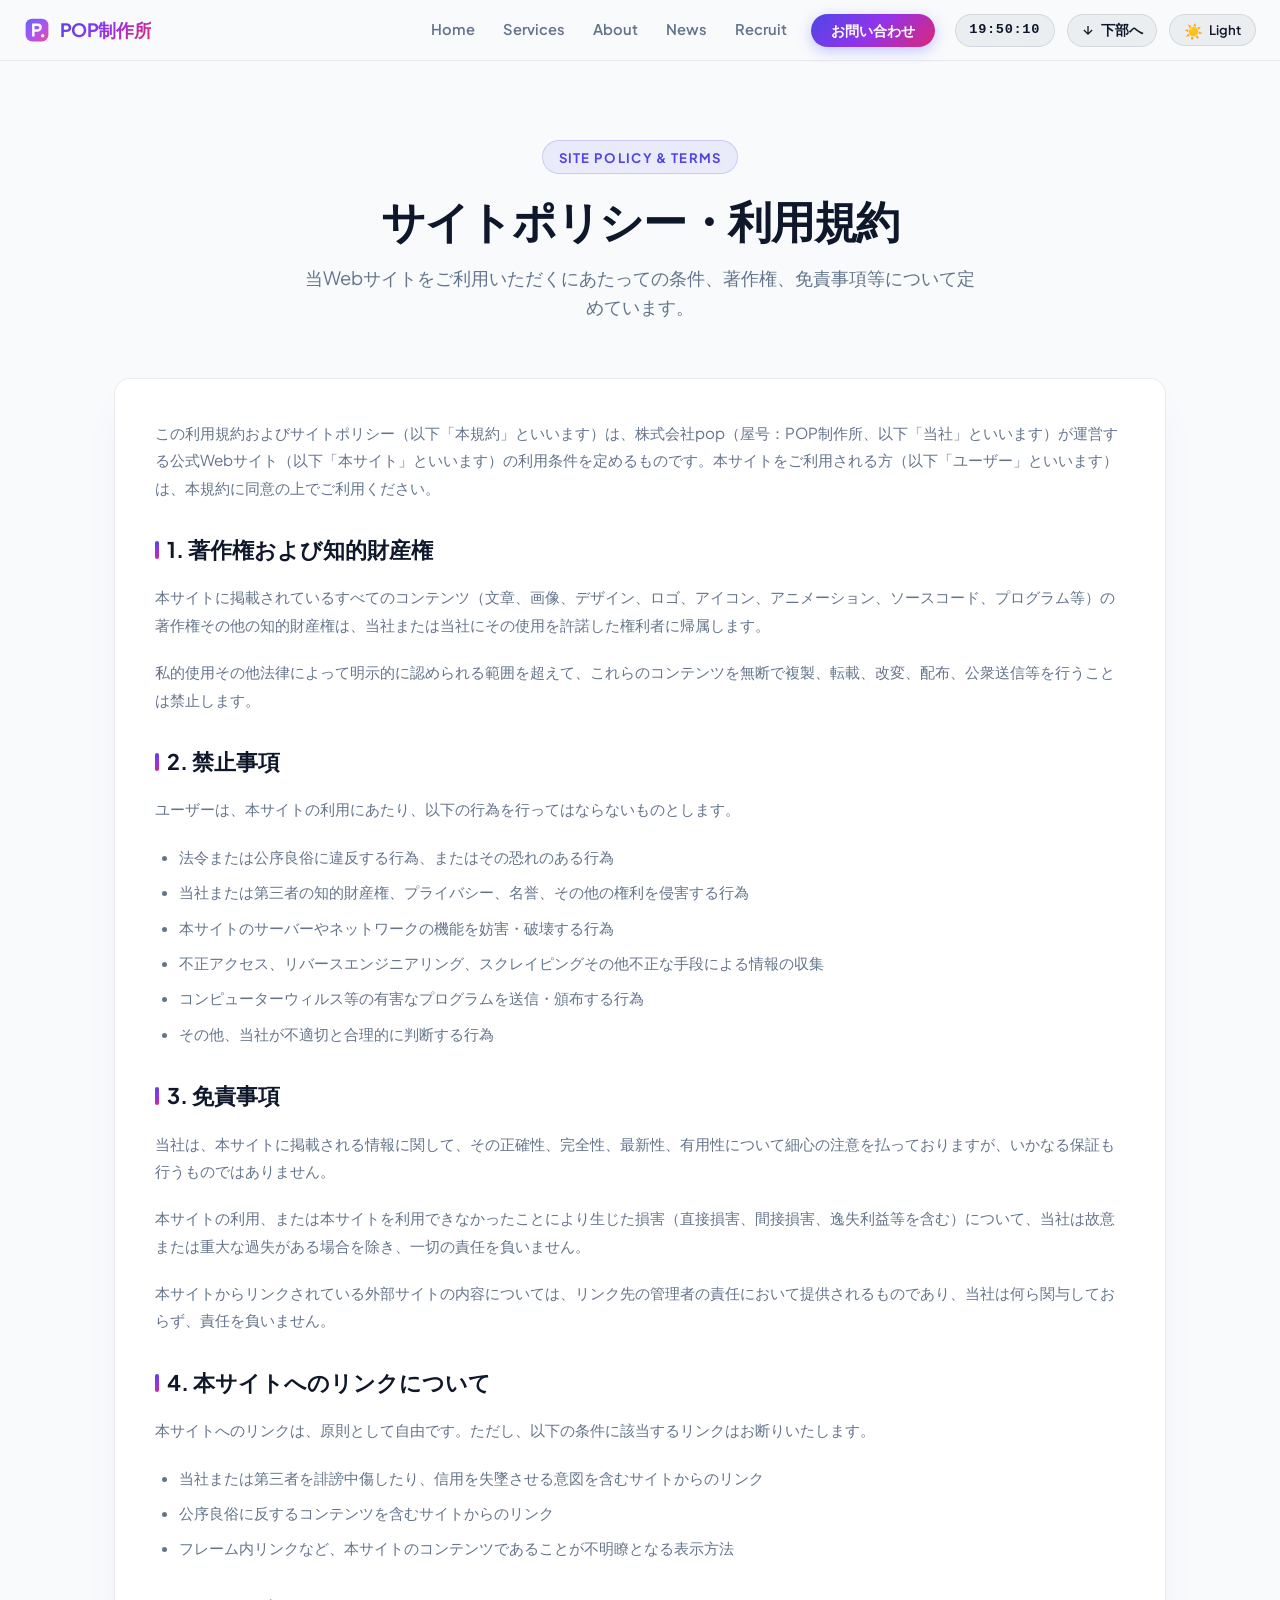
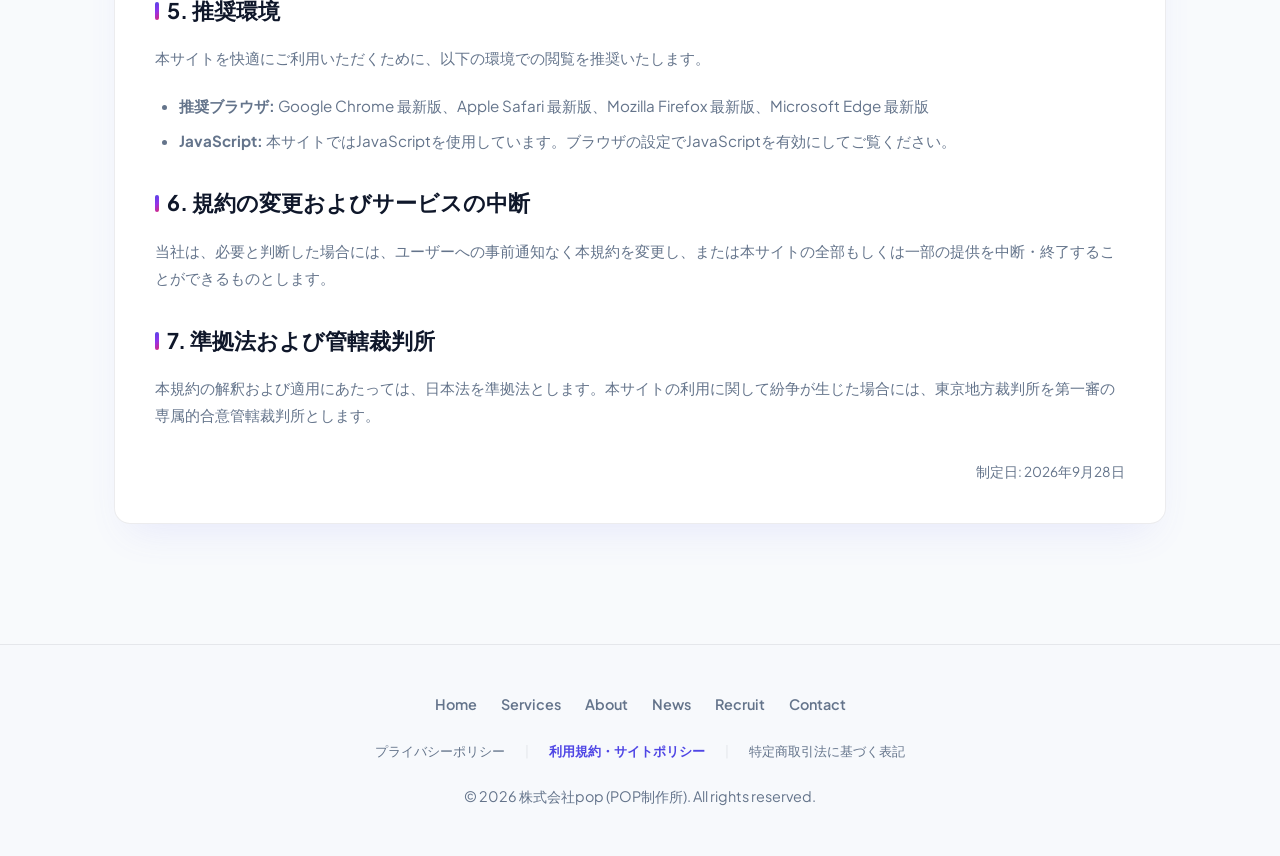
<file: terms.html>
<!DOCTYPE html>
<html lang="ja">
<head>
  <meta charset="UTF-8">
  <meta name="viewport" content="width=device-width, initial-scale=1.0">
  <title>サイトポリシー・利用規約 (Terms of Service) | 株式会社pop - POP制作所</title>
  <meta name="description" content="株式会社pop（POP制作所）のWebサイト利用規約およびサイトポリシーです。著作権、免責事項、禁止事項、推奨環境などを定めています。">
  <link rel="canonical" href="https://r-emahh.github.io/myweb/terms.html">
  <meta property="og:title" content="サイトポリシー・利用規約 (Terms of Service) | 株式会社pop - POP制作所">
  <meta property="og:description" content="株式会社pop（POP制作所）のWebサイト利用規約およびサイトポリシーです。著作権、免責事項、禁止事項、推奨環境などを定めています。">
  <meta property="og:type" content="article">
  <meta property="og:url" content="https://r-emahh.github.io/myweb/terms.html">
  <meta property="og:site_name" content="株式会社pop (POP制作所)">
  <meta property="og:image" content="https://r-emahh.github.io/myweb/public/og-image.svg">
  <meta name="twitter:card" content="summary_large_image">
  <meta name="twitter:image" content="https://r-emahh.github.io/myweb/public/og-image.svg">
  <script>
    (function () {
      try {
        var savedTheme = localStorage.getItem('theme');
        var prefersDark = window.matchMedia && window.matchMedia('(prefers-color-scheme: dark)').matches;
        var initialTheme = savedTheme ? savedTheme : (prefersDark ? 'dark' : 'light');
        document.documentElement.setAttribute('data-theme', initialTheme);
      } catch (e) {
        document.documentElement.setAttribute('data-theme', 'dark');
      }
    })();
  </script>
  <link rel="icon" type="image/svg+xml" href="data:image/svg+xml,%3Csvg xmlns='http://www.w3.org/2000/svg' viewBox='0 0 32 32'%3E%3Cdefs%3E%3ClinearGradient id='g' x1='2' y1='2' x2='30' y2='30' gradientUnits='userSpaceOnUse'%3E%3Cstop offset='0%25' stop-color='%236366f1'/%3E%3Cstop offset='50%25' stop-color='%23a855f7'/%3E%3Cstop offset='100%25' stop-color='%23ec4899'/%3E%3C/linearGradient%3E%3C/defs%3E%3Crect x='2' y='2' width='28' height='28' rx='8' fill='url(%23g)'/%3E%3Cpath d='M10 8h7a5 5 0 0 1 5 5c0 2.76-2.24 5-5 5h-4v6h-3V8zm3 3v4h4a2 2 0 1 0 0-4h-4z' fill='%23ffffff'/%3E%3Ccircle cx='23' cy='23' r='2.2' fill='%23ffffff' opacity='0.9'/%3E%3C/svg%3E">
  <link rel="preconnect" href="https://fonts.googleapis.com">
  <link rel="preconnect" href="https://fonts.gstatic.com" crossorigin>
  <link href="https://fonts.googleapis.com/css2?family=Plus+Jakarta+Sans:wght@400;600;700;800&display=swap" rel="stylesheet">
  <link rel="stylesheet" href="public/css/common.css">
  <link rel="stylesheet" href="css/header.css">
  <style>
    .legal-content h2 {
      font-size: 1.35rem;
      font-weight: 700;
      margin: 2rem 0 1rem;
      color: var(--text-main);
      display: flex;
      align-items: center;
      gap: 0.5rem;
    }
    .legal-content h2::before {
      content: '';
      display: inline-block;
      width: 4px;
      height: 1.1rem;
      background: var(--accent-gradient);
      border-radius: 2px;
    }
    .legal-content p,
    .legal-content ul {
      color: var(--text-muted);
      font-size: 0.95rem;
      line-height: 1.8;
      margin-bottom: 1.25rem;
    }
    .legal-content ul {
      padding-left: 1.5rem;
    }
    .legal-content li {
      margin-bottom: 0.5rem;
    }
  </style>
</head>
<body>
  <canvas id="particle-canvas" class="particle-canvas" aria-hidden="true"></canvas>
  <div id="header-placeholder"></div>

  <main class="page-wrapper">
    <section class="page-hero">
      <div class="page-badge">Site Policy & Terms</div>
      <h1 class="page-title">サイトポリシー・利用規約</h1>
      <p class="page-subtitle">当Webサイトをご利用いただくにあたっての条件、著作権、免責事項等について定めています。</p>
    </section>

    <div class="page-content">
      <article class="glass-panel legal-content">
        <p>この利用規約およびサイトポリシー（以下「本規約」といいます）は、株式会社pop（屋号：POP制作所、以下「当社」といいます）が運営する公式Webサイト（以下「本サイト」といいます）の利用条件を定めるものです。本サイトをご利用される方（以下「ユーザー」といいます）は、本規約に同意の上でご利用ください。</p>

        <h2>1. 著作権および知的財産権</h2>
        <p>本サイトに掲載されているすべてのコンテンツ（文章、画像、デザイン、ロゴ、アイコン、アニメーション、ソースコード、プログラム等）の著作権その他の知的財産権は、当社または当社にその使用を許諾した権利者に帰属します。</p>
        <p>私的使用その他法律によって明示的に認められる範囲を超えて、これらのコンテンツを無断で複製、転載、改変、配布、公衆送信等を行うことは禁止します。</p>

        <h2>2. 禁止事項</h2>
        <p>ユーザーは、本サイトの利用にあたり、以下の行為を行ってはならないものとします。</p>
        <ul>
          <li>法令または公序良俗に違反する行為、またはその恐れのある行為</li>
          <li>当社または第三者の知的財産権、プライバシー、名誉、その他の権利を侵害する行為</li>
          <li>本サイトのサーバーやネットワークの機能を妨害・破壊する行為</li>
          <li>不正アクセス、リバースエンジニアリング、スクレイピングその他不正な手段による情報の収集</li>
          <li>コンピューターウィルス等の有害なプログラムを送信・頒布する行為</li>
          <li>その他、当社が不適切と合理的に判断する行為</li>
        </ul>

        <h2>3. 免責事項</h2>
        <p>当社は、本サイトに掲載される情報に関して、その正確性、完全性、最新性、有用性について細心の注意を払っておりますが、いかなる保証も行うものではありません。</p>
        <p>本サイトの利用、または本サイトを利用できなかったことにより生じた損害（直接損害、間接損害、逸失利益等を含む）について、当社は故意または重大な過失がある場合を除き、一切の責任を負いません。</p>
        <p>本サイトからリンクされている外部サイトの内容については、リンク先の管理者の責任において提供されるものであり、当社は何ら関与しておらず、責任を負いません。</p>

        <h2>4. 本サイトへのリンクについて</h2>
        <p>本サイトへのリンクは、原則として自由です。ただし、以下の条件に該当するリンクはお断りいたします。</p>
        <ul>
          <li>当社または第三者を誹謗中傷したり、信用を失墜させる意図を含むサイトからのリンク</li>
          <li>公序良俗に反するコンテンツを含むサイトからのリンク</li>
          <li>フレーム内リンクなど、本サイトのコンテンツであることが不明瞭となる表示方法</li>
        </ul>

        <h2>5. 推奨環境</h2>
        <p>本サイトを快適にご利用いただくために、以下の環境での閲覧を推奨いたします。</p>
        <ul>
          <li><strong>推奨ブラウザ:</strong> Google Chrome 最新版、Apple Safari 最新版、Mozilla Firefox 最新版、Microsoft Edge 最新版</li>
          <li><strong>JavaScript:</strong> 本サイトではJavaScriptを使用しています。ブラウザの設定でJavaScriptを有効にしてご覧ください。</li>
        </ul>

        <h2>6. 規約の変更およびサービスの中断</h2>
        <p>当社は、必要と判断した場合には、ユーザーへの事前通知なく本規約を変更し、または本サイトの全部もしくは一部の提供を中断・終了することができるものとします。</p>

        <h2>7. 準拠法および管轄裁判所</h2>
        <p>本規約の解釈および適用にあたっては、日本法を準拠法とします。本サイトの利用に関して紛争が生じた場合には、東京地方裁判所を第一審の専属的合意管轄裁判所とします。</p>

        <div style="text-align: right; margin-top: 2rem; color: var(--text-muted); font-size: 0.85rem;">
          制定日: 2026年9月28日
        </div>
      </article>
    </div>
  </main>

  <footer class="site-footer">
    <ul class="footer-nav">
      <li><a href="index.html">Home</a></li>
      <li><a href="services.html">Services</a></li>
      <li><a href="about.html">About</a></li>
      <li><a href="news.html">News</a></li>
      <li><a href="recruit.html">Recruit</a></li>
      <li><a href="contact.html">Contact</a></li>
    </ul>
    <div style="display: flex; justify-content: center; gap: 1.25rem; margin-bottom: 1.5rem; flex-wrap: wrap; font-size: 0.82rem;">
      <a href="privacy.html" style="color: var(--text-muted); text-decoration: none;">プライバシーポリシー</a>
      <span style="color: var(--card-border);">|</span>
      <a href="terms.html" style="color: var(--accent-primary); text-decoration: none; font-weight: 600;">利用規約・サイトポリシー</a>
      <span style="color: var(--card-border);">|</span>
      <a href="tokushoho.html" style="color: var(--text-muted); text-decoration: none;">特定商取引法に基づく表記</a>
    </div>
    <p>© <span id="current-year">2026</span> 株式会社pop (POP制作所). All rights reserved.</p>
  </footer>

  <script src="js/header.js"></script>
  <script src="public/js/common.js"></script>
  <script src="public/js/analytics.js"></script>
</body>
</html>
</file>
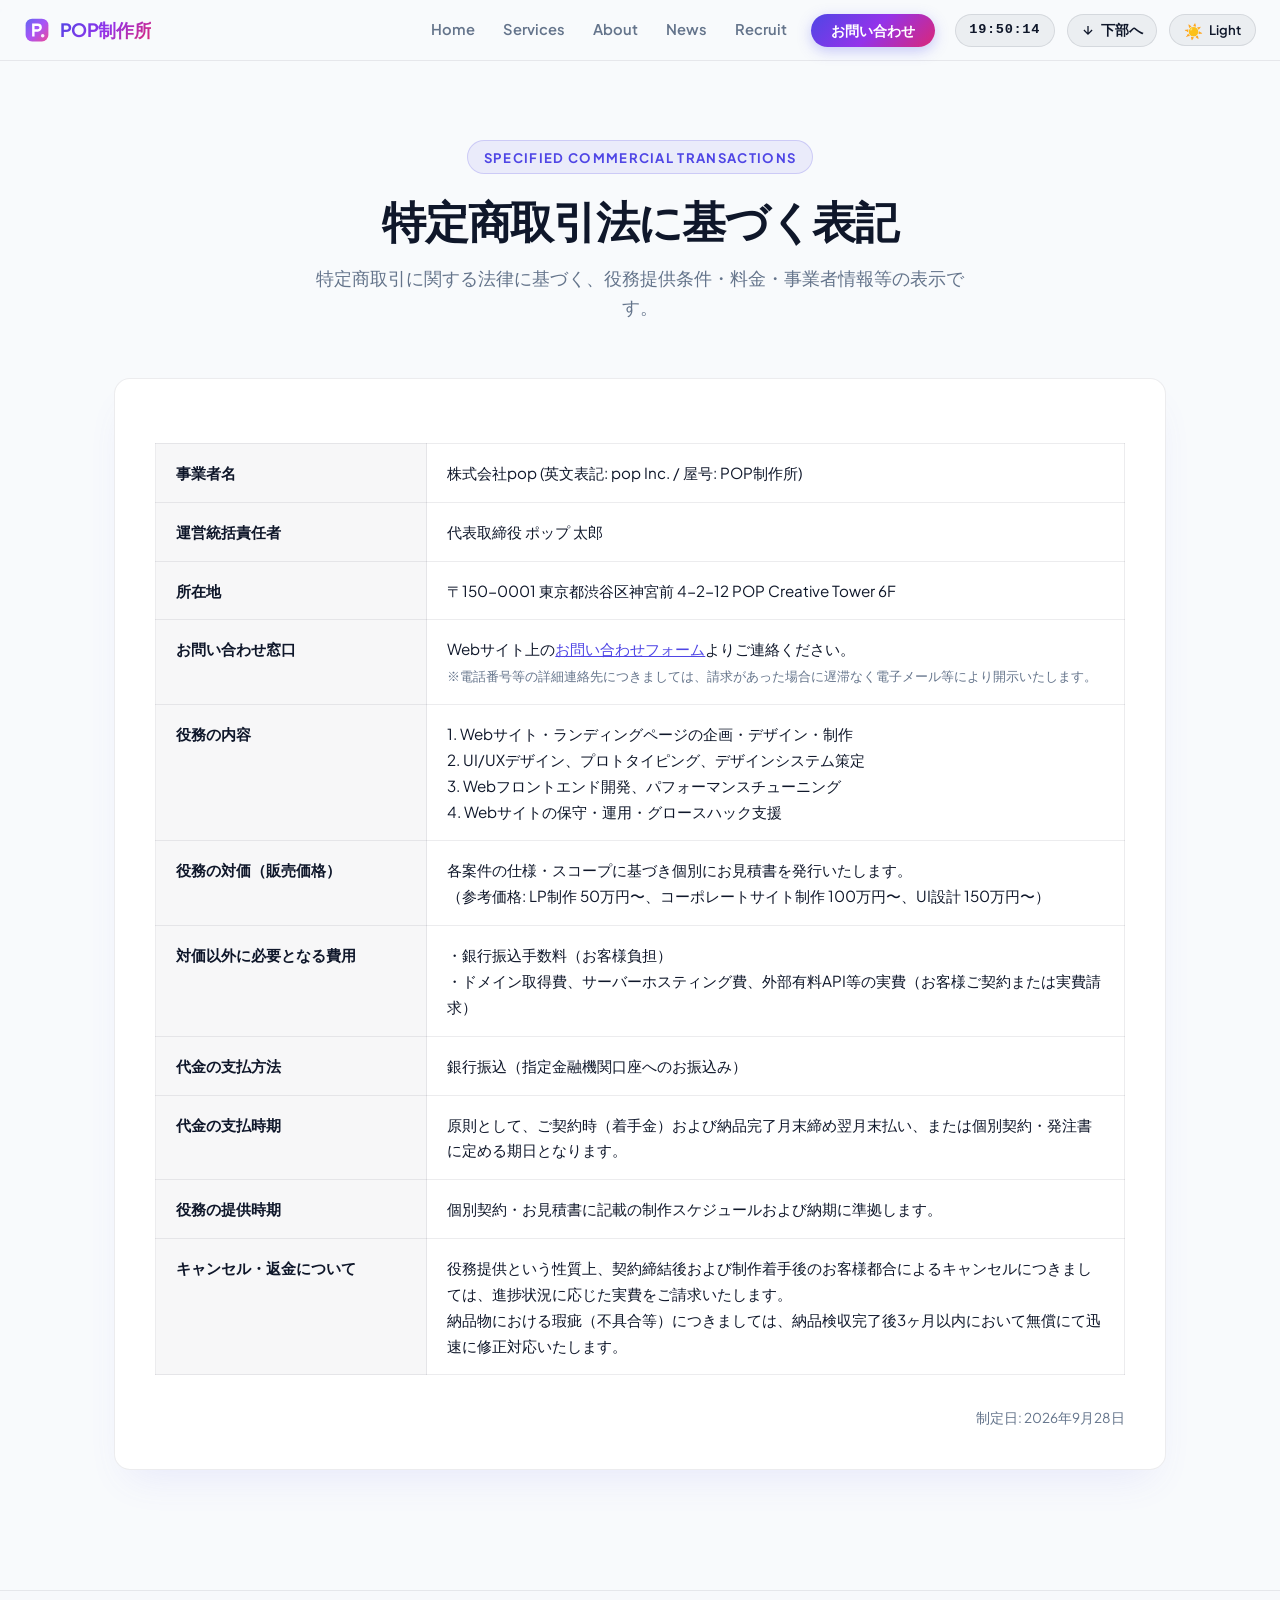
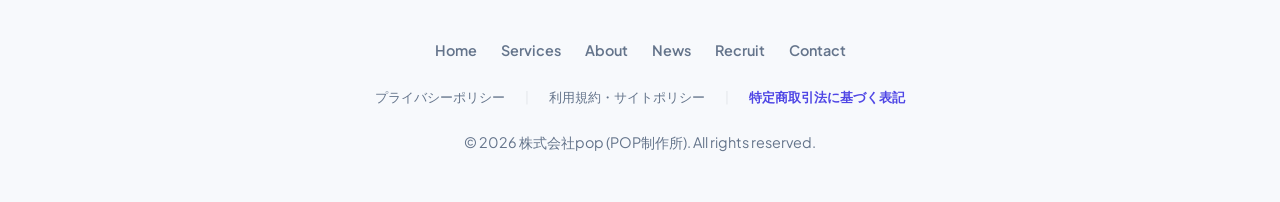
<file: tokushoho.html>
<!DOCTYPE html>
<html lang="ja">
<head>
  <meta charset="UTF-8">
  <meta name="viewport" content="width=device-width, initial-scale=1.0">
  <title>特定商取引法に基づく表記 (Commercial Transactions) | 株式会社pop - POP制作所</title>
  <meta name="description" content="株式会社pop（POP制作所）の特定商取引法に基づく表記です。役務提供内容、対価、支払方法、キャンセル・返金規定等を掲載しています。">
  <link rel="canonical" href="https://r-emahh.github.io/myweb/tokushoho.html">
  <meta property="og:title" content="特定商取引法に基づく表記 (Commercial Transactions) | 株式会社pop - POP制作所">
  <meta property="og:description" content="株式会社pop（POP制作所）の特定商取引法に基づく表記です。役務提供内容、対価、支払方法、キャンセル・返金規定等を掲載しています。">
  <meta property="og:type" content="article">
  <meta property="og:url" content="https://r-emahh.github.io/myweb/tokushoho.html">
  <meta property="og:site_name" content="株式会社pop (POP制作所)">
  <meta property="og:image" content="https://r-emahh.github.io/myweb/public/og-image.svg">
  <meta name="twitter:card" content="summary_large_image">
  <meta name="twitter:image" content="https://r-emahh.github.io/myweb/public/og-image.svg">
  <script>
    (function () {
      try {
        var savedTheme = localStorage.getItem('theme');
        var prefersDark = window.matchMedia && window.matchMedia('(prefers-color-scheme: dark)').matches;
        var initialTheme = savedTheme ? savedTheme : (prefersDark ? 'dark' : 'light');
        document.documentElement.setAttribute('data-theme', initialTheme);
      } catch (e) {
        document.documentElement.setAttribute('data-theme', 'dark');
      }
    })();
  </script>
  <link rel="icon" type="image/svg+xml" href="data:image/svg+xml,%3Csvg xmlns='http://www.w3.org/2000/svg' viewBox='0 0 32 32'%3E%3Cdefs%3E%3ClinearGradient id='g' x1='2' y1='2' x2='30' y2='30' gradientUnits='userSpaceOnUse'%3E%3Cstop offset='0%25' stop-color='%236366f1'/%3E%3Cstop offset='50%25' stop-color='%23a855f7'/%3E%3Cstop offset='100%25' stop-color='%23ec4899'/%3E%3C/linearGradient%3E%3C/defs%3E%3Crect x='2' y='2' width='28' height='28' rx='8' fill='url(%23g)'/%3E%3Cpath d='M10 8h7a5 5 0 0 1 5 5c0 2.76-2.24 5-5 5h-4v6h-3V8zm3 3v4h4a2 2 0 1 0 0-4h-4z' fill='%23ffffff'/%3E%3Ccircle cx='23' cy='23' r='2.2' fill='%23ffffff' opacity='0.9'/%3E%3C/svg%3E">
  <link rel="preconnect" href="https://fonts.googleapis.com">
  <link rel="preconnect" href="https://fonts.gstatic.com" crossorigin>
  <link href="https://fonts.googleapis.com/css2?family=Plus+Jakarta+Sans:wght@400;600;700;800&display=swap" rel="stylesheet">
  <link rel="stylesheet" href="public/css/common.css">
  <link rel="stylesheet" href="css/header.css">
  <style>
    .legal-table {
      width: 100%;
      border-collapse: collapse;
      margin: 1.5rem 0;
    }
    .legal-table th,
    .legal-table td {
      padding: 1rem 1.25rem;
      border: 1px solid var(--card-border);
      font-size: 0.95rem;
      text-align: left;
      line-height: 1.7;
    }
    .legal-table th {
      background: var(--input-bg);
      color: var(--text-main);
      font-weight: 600;
      width: 28%;
      vertical-align: top;
    }
    @media (max-width: 640px) {
      .legal-table th,
      .legal-table td {
        display: block;
        width: 100%;
      }
      .legal-table th {
        background: var(--toggle-bg);
        border-bottom: none;
      }
    }
  </style>
</head>
<body>
  <canvas id="particle-canvas" class="particle-canvas" aria-hidden="true"></canvas>
  <div id="header-placeholder"></div>

  <main class="page-wrapper">
    <section class="page-hero">
      <div class="page-badge">Specified Commercial Transactions</div>
      <h1 class="page-title">特定商取引法に基づく表記</h1>
      <p class="page-subtitle">特定商取引に関する法律に基づく、役務提供条件・料金・事業者情報等の表示です。</p>
    </section>

    <div class="page-content">
      <article class="glass-panel">
        <table class="legal-table">
          <tbody>
            <tr>
              <th>事業者名</th>
              <td>株式会社pop (英文表記: pop Inc. / 屋号: POP制作所)</td>
            </tr>
            <tr>
              <th>運営統括責任者</th>
              <td>代表取締役 ポップ 太郎</td>
            </tr>
            <tr>
              <th>所在地</th>
              <td>〒150-0001 東京都渋谷区神宮前 4-2-12 POP Creative Tower 6F</td>
            </tr>
            <tr>
              <th>お問い合わせ窓口</th>
              <td>
                Webサイト上の<a href="contact.html" style="color: var(--accent-primary); text-decoration: underline;">お問い合わせフォーム</a>よりご連絡ください。<br>
                <small style="color: var(--text-muted);">※電話番号等の詳細連絡先につきましては、請求があった場合に遅滞なく電子メール等により開示いたします。</small>
              </td>
            </tr>
            <tr>
              <th>役務の内容</th>
              <td>
                1. Webサイト・ランディングページの企画・デザイン・制作<br>
                2. UI/UXデザイン、プロトタイピング、デザインシステム策定<br>
                3. Webフロントエンド開発、パフォーマンスチューニング<br>
                4. Webサイトの保守・運用・グロースハック支援
              </td>
            </tr>
            <tr>
              <th>役務の対価（販売価格）</th>
              <td>
                各案件の仕様・スコープに基づき個別にお見積書を発行いたします。<br>
                （参考価格: LP制作 50万円〜、コーポレートサイト制作 100万円〜、UI設計 150万円〜）
              </td>
            </tr>
            <tr>
              <th>対価以外に必要となる費用</th>
              <td>
                ・銀行振込手数料（お客様負担）<br>
                ・ドメイン取得費、サーバーホスティング費、外部有料API等の実費（お客様ご契約または実費請求）
              </td>
            </tr>
            <tr>
              <th>代金の支払方法</th>
              <td>銀行振込（指定金融機関口座へのお振込み）</td>
            </tr>
            <tr>
              <th>代金の支払時期</th>
              <td>
                原則として、ご契約時（着手金）および納品完了月末締め翌月末払い、または個別契約・発注書に定める期日となります。
              </td>
            </tr>
            <tr>
              <th>役務の提供時期</th>
              <td>個別契約・お見積書に記載の制作スケジュールおよび納期に準拠します。</td>
            </tr>
            <tr>
              <th>キャンセル・返金について</th>
              <td>
                役務提供という性質上、契約締結後および制作着手後のお客様都合によるキャンセルにつきましては、進捗状況に応じた実費をご請求いたします。<br>
                納品物における瑕疵（不具合等）につきましては、納品検収完了後3ヶ月以内において無償にて迅速に修正対応いたします。
              </td>
            </tr>
          </tbody>
        </table>

        <div style="text-align: right; margin-top: 2rem; color: var(--text-muted); font-size: 0.85rem;">
          制定日: 2026年9月28日
        </div>
      </article>
    </div>
  </main>

  <footer class="site-footer">
    <ul class="footer-nav">
      <li><a href="index.html">Home</a></li>
      <li><a href="services.html">Services</a></li>
      <li><a href="about.html">About</a></li>
      <li><a href="news.html">News</a></li>
      <li><a href="recruit.html">Recruit</a></li>
      <li><a href="contact.html">Contact</a></li>
    </ul>
    <div style="display: flex; justify-content: center; gap: 1.25rem; margin-bottom: 1.5rem; flex-wrap: wrap; font-size: 0.82rem;">
      <a href="privacy.html" style="color: var(--text-muted); text-decoration: none;">プライバシーポリシー</a>
      <span style="color: var(--card-border);">|</span>
      <a href="terms.html" style="color: var(--text-muted); text-decoration: none;">利用規約・サイトポリシー</a>
      <span style="color: var(--card-border);">|</span>
      <a href="tokushoho.html" style="color: var(--accent-primary); text-decoration: none; font-weight: 600;">特定商取引法に基づく表記</a>
    </div>
    <p>© <span id="current-year">2026</span> 株式会社pop (POP制作所). All rights reserved.</p>
  </footer>

  <script src="js/header.js"></script>
  <script src="public/js/common.js"></script>
  <script src="public/js/analytics.js"></script>
</body>
</html>
</file>
<file: public/css/common.css>
/* common.css - POP制作所 共通スタイルシート */

:root,
[data-theme="dark"] {
  --bg: #090d16;
  --header-bg: rgba(9, 13, 22, 0.85);
  --card-bg: rgba(255, 255, 255, 0.05);
  --card-border: rgba(255, 255, 255, 0.12);
  --card-shadow: 0 20px 40px -15px rgba(0, 0, 0, 0.5);
  --text-main: #f3f4f6;
  --text-muted: #9ca3af;
  --accent-primary: #6366f1;
  --accent-secondary: #a855f7;
  --accent-pink: #ec4899;
  --accent-gradient: linear-gradient(135deg, #6366f1 0%, #a855f7 50%, #ec4899 100%);
  --ambient-glow: rgba(99, 102, 241, 0.15);
  --toggle-bg: rgba(255, 255, 255, 0.08);
  --toggle-border: rgba(255, 255, 255, 0.16);
  --toggle-hover: rgba(255, 255, 255, 0.14);
  --input-bg: rgba(255, 255, 255, 0.07);
  --input-border: rgba(255, 255, 255, 0.18);
  --badge-bg: rgba(99, 102, 241, 0.18);
  --badge-border: rgba(99, 102, 241, 0.35);
}

[data-theme="light"] {
  --bg: #f8fafc;
  --header-bg: rgba(248, 250, 252, 0.9);
  --card-bg: rgba(255, 255, 255, 0.9);
  --card-border: rgba(15, 23, 42, 0.08);
  --card-shadow: 0 20px 40px -15px rgba(99, 102, 241, 0.12);
  --text-main: #0f172a;
  --text-muted: #64748b;
  --accent-primary: #4f46e5;
  --accent-secondary: #9333ea;
  --accent-pink: #db2777;
  --accent-gradient: linear-gradient(135deg, #4f46e5 0%, #9333ea 50%, #db2777 100%);
  --ambient-glow: rgba(99, 102, 241, 0.12);
  --toggle-bg: rgba(15, 23, 42, 0.05);
  --toggle-border: rgba(15, 23, 42, 0.1);
  --toggle-hover: rgba(15, 23, 42, 0.1);
  --input-bg: rgba(15, 23, 42, 0.03);
  --input-border: rgba(15, 23, 42, 0.15);
  --badge-bg: rgba(79, 70, 229, 0.08);
  --badge-border: rgba(79, 70, 229, 0.2);
}

* {
  box-sizing: border-box;
  margin: 0;
  padding: 0;
}

html {
  scroll-behavior: smooth;
  overflow-x: hidden;
}

body {
  font-family: 'Plus Jakarta Sans', -apple-system, BlinkMacSystemFont, 'Segoe UI', Roboto, 'Helvetica Neue', Arial, sans-serif;
  background-color: var(--bg);
  color: var(--text-main);
  min-height: 100vh;
  display: flex;
  flex-direction: column;
  position: relative;
  overflow-x: hidden;
  transition: background-color 0.3s ease, color 0.3s ease;
  line-height: 1.6;
}

/* Floating Particles Effect (Issue #12) */
.particle-canvas {
  position: fixed;
  top: 0;
  left: 0;
  width: 100vw;
  height: 100vh;
  pointer-events: none;
  z-index: 0;
  contain: strict;
  transform: translateZ(0);
  will-change: transform;
}

@media (prefers-reduced-motion: reduce) {
  .particle-canvas {
    display: none !important;
  }
}

/* Header */
.site-header {
  position: fixed;
  top: 0;
  left: 0;
  width: 100%;
  z-index: 100;
  background: var(--header-bg);
  backdrop-filter: blur(12px);
  -webkit-backdrop-filter: blur(12px);
  border-bottom: 1px solid var(--card-border);
  display: flex;
  align-items: center;
  justify-content: space-between;
  padding: 0.85rem 1.5rem;
  transition: background-color 0.3s ease, border-color 0.3s ease;
}

.header-left {
  display: flex;
  align-items: center;
  gap: 0.75rem;
  flex-shrink: 0;
}

.brand-logo {
  display: inline-flex;
  align-items: center;
  gap: 0.6rem;
  text-decoration: none;
  cursor: pointer;
  outline: none;
  line-height: 1.2;
  transition: opacity 0.2s ease, transform 0.2s ease;
}

.brand-logo:hover {
  opacity: 0.85;
  transform: translateY(-1px);
}

.brand-logo:focus-visible {
  outline: 2px solid #6366f1;
  outline-offset: 4px;
  border-radius: 4px;
}

.logo-img {
  width: 26px;
  height: 26px;
  object-fit: contain;
}

.brand-title {
  font-weight: 700;
  font-size: 1.15rem;
  letter-spacing: -0.02em;
  line-height: 1.2;
  background: var(--accent-gradient);
  -webkit-background-clip: text;
  -webkit-text-fill-color: transparent;
  user-select: none;
}

.header-right {
  display: flex;
  align-items: center;
  gap: 1.25rem;
}

.site-nav {
  display: flex;
  align-items: center;
}

.nav-list {
  display: flex;
  align-items: center;
  list-style: none;
  gap: 1.25rem;
  margin: 0;
  padding: 0;
}

.nav-item {
  display: flex;
  align-items: center;
}

.nav-link {
  position: relative;
  font-size: 0.92rem;
  font-weight: 600;
  line-height: 1.2;
  color: var(--text-muted);
  text-decoration: none;
  cursor: pointer;
  padding: 0.4rem 0.25rem;
  transition: color 0.2s ease;
  white-space: nowrap;
}

.nav-link:hover,
.nav-link:focus-visible {
  color: var(--text-main);
}

.nav-link::after {
  content: '';
  position: absolute;
  bottom: 0;
  left: 0;
  width: 0%;
  height: 2px;
  background: var(--accent-gradient);
  border-radius: 2px;
  transition: width 0.25s cubic-bezier(0.4, 0, 0.2, 1);
}

.nav-link:hover::after,
.nav-link:focus-visible::after,
.nav-link.active::after {
  width: 100%;
}

.nav-link.active {
  color: var(--text-main);
}

.nav-link:focus-visible {
  outline: 2px solid #6366f1;
  outline-offset: 4px;
  border-radius: 2px;
}

.header-cta,
.btn-cta.header-cta {
  display: inline-flex;
  align-items: center;
  justify-content: center;
  padding: 0.5rem 1.25rem;
  font-size: 0.9rem;
  font-weight: 600;
  line-height: 1.2;
  color: #ffffff !important;
  background: var(--accent-gradient);
  border-radius: 9999px;
  text-decoration: none;
  cursor: pointer;
  box-shadow: 0 4px 14px rgba(99, 102, 241, 0.35);
  transition: transform 0.2s ease, box-shadow 0.2s ease, filter 0.2s ease;
  white-space: nowrap;
}

.header-cta:hover,
.btn-cta.header-cta:hover {
  transform: translateY(-1px);
  box-shadow: 0 6px 18px rgba(99, 102, 241, 0.45);
  filter: brightness(1.08);
}

.header-cta:active,
.btn-cta.header-cta:active {
  transform: translateY(0);
}

.header-cta:focus-visible,
.btn-cta.header-cta:focus-visible {
  outline: 2px solid #6366f1;
  outline-offset: 2px;
}

.mobile-cta {
  display: none;
}

.btn-cta {
  display: inline-flex;
  align-items: center;
  justify-content: center;
  gap: 0.5rem;
  background: var(--accent-gradient);
  color: #ffffff !important;
  text-decoration: none;
  font-weight: 600;
  font-size: 0.9rem;
  line-height: 1.2;
  padding: 0.55rem 1.25rem;
  border-radius: 9999px;
  box-shadow: 0 4px 14px rgba(99, 102, 241, 0.35);
  transition: transform 0.2s ease, box-shadow 0.2s ease;
  white-space: nowrap;
}

.btn-cta:hover {
  transform: translateY(-2px);
  box-shadow: 0 6px 20px rgba(99, 102, 241, 0.5);
}

.header-actions {
  display: flex;
  align-items: center;
  gap: 0.75rem;
}

.time-display {
  font-family: ui-monospace, SFMono-Regular, Menlo, Monaco, Consolas, "Liberation Mono", monospace;
  font-size: 0.85rem;
  font-weight: 600;
  line-height: 1.2;
  padding: 0.45rem 0.85rem;
  border-radius: 9999px;
  background: var(--toggle-bg);
  border: 1px solid var(--toggle-border);
  color: var(--text-main);
  letter-spacing: 0.05em;
  user-select: none;
  transition: background-color 0.3s ease, border-color 0.3s ease, color 0.3s ease;
}

.scroll-down-btn {
  display: inline-flex;
  align-items: center;
  gap: 0.35rem;
  padding: 0.45rem 0.85rem;
  border-radius: 9999px;
  background: var(--toggle-bg);
  border: 1px solid var(--toggle-border);
  color: var(--text-main);
  font-family: inherit;
  font-size: 0.85rem;
  font-weight: 600;
  line-height: 1.2;
  cursor: pointer;
  transition: all 0.2s ease;
  user-select: none;
}

.scroll-down-btn:hover {
  background: var(--toggle-hover);
  transform: translateY(1px);
}

.scroll-down-btn:focus-visible {
  outline: 2px solid #6366f1;
  outline-offset: 2px;
}

.scroll-down-btn svg {
  width: 14px;
  height: 14px;
  stroke: currentColor;
  stroke-width: 2.2;
  fill: none;
  transition: transform 0.2s ease;
}

.scroll-down-btn:hover svg {
  transform: translateY(2px);
}

.theme-toggle-btn {
  display: inline-flex;
  align-items: center;
  gap: 0.4rem;
  background: var(--toggle-bg);
  border: 1px solid var(--toggle-border);
  color: var(--text-main);
  padding: 0.45rem 0.85rem;
  border-radius: 9999px;
  font-family: inherit;
  font-size: 0.85rem;
  font-weight: 600;
  line-height: 1.2;
  cursor: pointer;
  transition: background-color 0.2s ease, border-color 0.2s ease;
  user-select: none;
}

.theme-toggle-btn:hover {
  background: var(--toggle-hover);
}

.hamburger-btn {
  display: none;
  flex-direction: column;
  justify-content: space-around;
  width: 28px;
  height: 24px;
  background: transparent;
  border: none;
  cursor: pointer;
  padding: 0;
  z-index: 1100;
}

.hamburger-line {
  width: 100%;
  height: 2px;
  background-color: var(--text-main);
  border-radius: 2px;
  transition: all 0.3s ease;
}

/* Page Layout */
.page-wrapper {
  margin-top: 76px;
  flex: 1;
  display: flex;
  flex-direction: column;
  align-items: center;
  width: 100%;
}

.page-hero {
  width: 100%;
  max-width: 1100px;
  padding: 4rem 1.5rem 2.5rem;
  text-align: center;
}

.page-badge {
  display: inline-block;
  font-size: 0.82rem;
  font-weight: 700;
  text-transform: uppercase;
  letter-spacing: 0.1em;
  padding: 0.35rem 1rem;
  border-radius: 9999px;
  background: var(--badge-bg);
  border: 1px solid var(--badge-border);
  color: var(--accent-primary);
  margin-bottom: 1.25rem;
}

.page-title {
  font-size: 2.75rem;
  font-weight: 800;
  letter-spacing: -0.03em;
  line-height: 1.2;
  margin-bottom: 1rem;
}

.page-subtitle {
  font-size: 1.15rem;
  color: var(--text-muted);
  max-width: 680px;
  margin: 0 auto;
}

.page-content {
  width: 100%;
  max-width: 1100px;
  padding: 1rem 1.5rem 5rem;
}

/* Glass Cards & Containers */
.glass-panel {
  background: var(--card-bg);
  border: 1px solid var(--card-border);
  box-shadow: var(--card-shadow);
  border-radius: 16px;
  backdrop-filter: blur(16px);
  -webkit-backdrop-filter: blur(16px);
  padding: 2.5rem;
  margin-bottom: 2.5rem;
  transition: border-color 0.3s ease, background 0.3s ease;
}

.section-title {
  font-size: 1.75rem;
  font-weight: 700;
  letter-spacing: -0.02em;
  margin-bottom: 1.5rem;
  display: flex;
  align-items: center;
  gap: 0.75rem;
}

.section-title::before {
  content: '';
  display: inline-block;
  width: 4px;
  height: 1.4rem;
  border-radius: 2px;
  background: var(--accent-gradient);
}

/* Grid Layouts */
.grid-2 {
  display: grid;
  grid-template-columns: repeat(2, 1fr);
  gap: 1.75rem;
}

.grid-3 {
  display: grid;
  grid-template-columns: repeat(3, 1fr);
  gap: 1.75rem;
}

.grid-card {
  background: var(--card-bg);
  border: 1px solid var(--card-border);
  border-radius: 14px;
  padding: 1.75rem;
  transition: transform 0.2s ease, border-color 0.2s ease, box-shadow 0.2s ease;
}

.grid-card:hover {
  transform: translateY(-4px);
  border-color: rgba(99, 102, 241, 0.4);
  box-shadow: 0 12px 28px -10px rgba(99, 102, 241, 0.2);
}

.card-icon {
  font-size: 2rem;
  margin-bottom: 1rem;
  display: inline-block;
}

.card-title {
  font-size: 1.25rem;
  font-weight: 700;
  margin-bottom: 0.6rem;
}

.card-text {
  color: var(--text-muted);
  font-size: 0.95rem;
  line-height: 1.6;
}

/* Forms */
.form-group {
  margin-bottom: 1.5rem;
}

.form-label {
  display: block;
  font-size: 0.9rem;
  font-weight: 600;
  margin-bottom: 0.5rem;
  color: var(--text-main);
}

.form-label .required {
  color: #ef4444;
  margin-left: 0.25rem;
}

.form-input,
.form-select,
.form-textarea {
  width: 100%;
  background: var(--input-bg);
  border: 1px solid var(--input-border);
  color: var(--text-main);
  padding: 0.75rem 1rem;
  border-radius: 8px;
  font-size: 0.95rem;
  outline: none;
  transition: border-color 0.2s ease, box-shadow 0.2s ease;
  font-family: inherit;
}

.form-input:focus,
.form-select:focus,
.form-textarea:focus {
  border-color: var(--accent-primary);
  box-shadow: 0 0 0 3px rgba(99, 102, 241, 0.2);
}

.btn-secondary {
  background: var(--toggle-bg);
  border: 1px solid var(--toggle-border);
  color: var(--text-main);
  padding: 0.75rem 1.5rem;
  border-radius: 8px;
  font-weight: 600;
  cursor: pointer;
  transition: background 0.2s ease;
  font-size: 0.95rem;
}

.btn-secondary:hover {
  background: var(--toggle-hover);
}

/* Footer */
.site-footer {
  width: 100%;
  background: var(--header-bg);
  border-top: 1px solid var(--card-border);
  padding: 3rem 1.5rem;
  text-align: center;
  color: var(--text-muted);
  font-size: 0.9rem;
  margin-top: auto;
}

.footer-nav {
  display: flex;
  justify-content: center;
  flex-wrap: wrap;
  gap: 1.5rem;
  margin-bottom: 1.5rem;
  list-style: none;
}

.footer-nav a {
  color: var(--text-muted);
  text-decoration: none;
  font-weight: 600;
  font-size: 0.9rem;
  transition: color 0.2s ease;
}

.footer-nav a:hover {
  color: var(--accent-primary);
}

/* Responsive */
@media (max-width: 900px) {
  .grid-3 {
    grid-template-columns: repeat(2, 1fr);
  }
}

@media (max-width: 768px) {
  .site-header {
    padding: 1rem 1.25rem;
  }
  .time-display {
    display: none;
  }
  .hamburger-btn {
    display: flex;
  }
  .site-nav {
    position: fixed;
    top: 68px;
    left: 0;
    right: 0;
    background: var(--header-bg);
    backdrop-filter: blur(16px);
    -webkit-backdrop-filter: blur(16px);
    border-bottom: 1px solid var(--card-border);
    flex-direction: column;
    padding: 1.5rem;
    transform: translateY(-150%);
    transition: transform 0.3s ease;
    opacity: 0;
    pointer-events: none;
  }
  .site-nav.open {
    transform: translateY(0);
    opacity: 1;
    pointer-events: auto;
  }
  .nav-list {
    flex-direction: column;
    width: 100%;
    gap: 0.5rem;
  }
  .nav-link {
    display: block;
    width: 100%;
    padding: 0.75rem 1rem;
    text-align: center;
  }
  .header-right > .header-cta,
  .header-right > .btn-cta {
    display: none;
  }
  .mobile-cta {
    display: block;
    width: 100%;
    margin-top: 1rem;
  }
  .mobile-cta .header-cta,
  .mobile-cta .btn-cta {
    display: flex;
    width: 100%;
    padding: 0.65rem 1.25rem;
    font-size: 0.95rem;
  }
  .grid-2,
  .grid-3 {
    grid-template-columns: 1fr;
  }
  .page-title {
    font-size: 2rem;
  }
}

@media (max-width: 480px) {
  .site-header {
    padding: 0.75rem 1rem;
  }
  .header-actions {
    gap: 0.35rem;
  }
  .theme-toggle-btn {
    padding: 0.35rem 0.65rem;
    font-size: 0.75rem;
  }
  .scroll-down-btn {
    padding: 0.35rem 0.6rem;
    font-size: 0.75rem;
  }
  .scroll-down-btn .btn-text {
    display: none;
  }
  .brand-logo {
    font-size: 1.05rem;
  }
  .page-hero {
    padding: 2.5rem 1rem 1.5rem;
  }
  .page-title {
    font-size: 1.65rem;
  }
  .page-subtitle {
    font-size: 0.98rem;
  }
  .page-content {
    padding: 0.5rem 1rem 3.5rem;
  }
  .glass-panel {
    padding: 1.25rem;
    border-radius: 12px;
  }
  .section-title {
    font-size: 1.35rem;
  }
  .btn-cta,
  .btn-secondary {
    width: 100%;
    min-height: 44px;
    padding: 0.65rem 1rem;
  }
  table {
    display: block;
    overflow-x: auto;
    -webkit-overflow-scrolling: touch;
  }
}
</file>
<file: css/header.css>
/* header.css - POP制作所 共通ヘッダースタイル */

.site-header {
  position: fixed;
  top: 0;
  left: 0;
  width: 100%;
  z-index: 100;
  background: var(--header-bg);
  backdrop-filter: blur(12px);
  -webkit-backdrop-filter: blur(12px);
  border-bottom: 1px solid var(--card-border);
  display: flex;
  align-items: center;
  justify-content: space-between;
  padding: 0.85rem 1.5rem;
  transition: background-color 0.3s ease, border-color 0.3s ease;
  box-sizing: border-box;
}

.header-left {
  display: flex;
  align-items: center;
  gap: 0.75rem;
  flex-shrink: 0;
}

.brand-logo {
  display: inline-flex;
  align-items: center;
  gap: 0.6rem;
  text-decoration: none;
  cursor: pointer;
  outline: none;
  line-height: 1.2;
  transition: opacity 0.2s ease, transform 0.2s ease;
}

.brand-logo:hover {
  opacity: 0.85;
  transform: translateY(-1px);
}

.brand-logo:focus-visible {
  outline: 2px solid #6366f1;
  outline-offset: 4px;
  border-radius: 4px;
}

.logo-img {
  width: 26px;
  height: 26px;
  object-fit: contain;
}

.brand-title {
  font-weight: 700;
  font-size: 1.15rem;
  letter-spacing: -0.02em;
  line-height: 1.2;
  background: var(--accent-gradient);
  -webkit-background-clip: text;
  -webkit-text-fill-color: transparent;
  user-select: none;
}

.header-right {
  display: flex;
  align-items: center;
  gap: 1.25rem;
}

.site-nav {
  display: flex;
  align-items: center;
}

.nav-list {
  display: flex;
  align-items: center;
  list-style: none;
  gap: 1.25rem;
  margin: 0;
  padding: 0;
}

.nav-item {
  display: flex;
  align-items: center;
}

.nav-link {
  position: relative;
  font-size: 0.92rem;
  font-weight: 600;
  line-height: 1.2;
  color: var(--text-muted);
  text-decoration: none;
  cursor: pointer;
  padding: 0.4rem 0.25rem;
  transition: color 0.2s ease;
  white-space: nowrap;
}

.nav-link:hover,
.nav-link:focus-visible {
  color: var(--text-main);
}

.nav-link::after {
  content: '';
  position: absolute;
  bottom: 0;
  left: 0;
  width: 0%;
  height: 2px;
  background: var(--accent-gradient);
  border-radius: 2px;
  transition: width 0.25s cubic-bezier(0.4, 0, 0.2, 1);
}

.nav-link:hover::after,
.nav-link:focus-visible::after,
.nav-link.active::after {
  width: 100%;
}

.nav-link.active {
  color: var(--text-main);
}

.nav-link:focus-visible {
  outline: 2px solid #6366f1;
  outline-offset: 4px;
  border-radius: 2px;
}

.header-cta,
.btn-cta.header-cta {
  display: inline-flex;
  align-items: center;
  justify-content: center;
  padding: 0.5rem 1.25rem;
  font-size: 0.9rem;
  font-weight: 600;
  line-height: 1.2;
  color: #ffffff !important;
  background: var(--accent-gradient);
  border-radius: 9999px;
  text-decoration: none;
  cursor: pointer;
  box-shadow: 0 4px 14px rgba(99, 102, 241, 0.35);
  transition: transform 0.2s ease, box-shadow 0.2s ease, filter 0.2s ease;
  white-space: nowrap;
}

.header-cta:hover,
.btn-cta.header-cta:hover {
  transform: translateY(-1px);
  box-shadow: 0 6px 18px rgba(99, 102, 241, 0.45);
  filter: brightness(1.08);
}

.header-cta:active,
.btn-cta.header-cta:active {
  transform: translateY(0);
}

.header-cta:focus-visible,
.btn-cta.header-cta:focus-visible {
  outline: 2px solid #6366f1;
  outline-offset: 2px;
}

.mobile-cta {
  display: none;
}

.header-actions {
  display: flex;
  align-items: center;
  gap: 0.75rem;
}

.time-display {
  font-family: ui-monospace, SFMono-Regular, Menlo, Monaco, Consolas, "Liberation Mono", monospace;
  font-size: 0.85rem;
  font-weight: 600;
  line-height: 1.2;
  padding: 0.45rem 0.85rem;
  border-radius: 9999px;
  background: var(--toggle-bg);
  border: 1px solid var(--toggle-border);
  color: var(--text-main);
  letter-spacing: 0.05em;
  user-select: none;
  transition: background-color 0.3s ease, border-color 0.3s ease, color 0.3s ease;
}

.scroll-down-btn {
  display: inline-flex;
  align-items: center;
  gap: 0.35rem;
  padding: 0.45rem 0.85rem;
  border-radius: 9999px;
  background: var(--toggle-bg);
  border: 1px solid var(--toggle-border);
  color: var(--text-main);
  font-family: inherit;
  font-size: 0.85rem;
  font-weight: 600;
  line-height: 1.2;
  cursor: pointer;
  transition: all 0.2s ease;
  user-select: none;
}

.scroll-down-btn:hover {
  background: var(--toggle-hover);
  transform: translateY(1px);
}

.scroll-down-btn:focus-visible {
  outline: 2px solid #6366f1;
  outline-offset: 2px;
}

.scroll-down-btn svg {
  width: 14px;
  height: 14px;
  stroke: currentColor;
  stroke-width: 2.2;
  fill: none;
  transition: transform 0.2s ease;
}

.scroll-down-btn:hover svg {
  transform: translateY(2px);
}

.theme-toggle-btn {
  display: inline-flex;
  align-items: center;
  gap: 0.4rem;
  background: var(--toggle-bg);
  border: 1px solid var(--toggle-border);
  color: var(--text-main);
  padding: 0.45rem 0.85rem;
  border-radius: 9999px;
  font-family: inherit;
  font-size: 0.85rem;
  font-weight: 600;
  line-height: 1.2;
  cursor: pointer;
  transition: background-color 0.2s ease, border-color 0.2s ease;
  user-select: none;
}

.theme-toggle-btn:hover {
  background: var(--toggle-hover);
}

.theme-toggle-btn:focus-visible {
  outline: 2px solid #6366f1;
  outline-offset: 2px;
}

.theme-icon {
  display: inline-block;
  font-size: 0.95rem;
  line-height: 1;
}

.theme-text {
  font-size: 0.82rem;
  font-weight: 600;
}

.hamburger-btn {
  display: none;
  flex-direction: column;
  justify-content: space-around;
  width: 36px;
  height: 36px;
  background: var(--toggle-bg);
  border: 1px solid var(--toggle-border);
  border-radius: 8px;
  padding: 8px;
  cursor: pointer;
  transition: background-color 0.2s ease;
  box-sizing: border-box;
}

.hamburger-btn:hover {
  background: var(--toggle-hover);
}

.hamburger-btn:focus-visible {
  outline: 2px solid #6366f1;
  outline-offset: 2px;
}

.hamburger-line {
  width: 100%;
  height: 2px;
  background-color: var(--text-main);
  border-radius: 2px;
  transition: transform 0.25s ease, opacity 0.25s ease;
}

.hamburger-btn[aria-expanded="true"] .hamburger-line:nth-child(1) {
  transform: translateY(6px) rotate(45deg);
}

.hamburger-btn[aria-expanded="true"] .hamburger-line:nth-child(2) {
  opacity: 0;
}

.hamburger-btn[aria-expanded="true"] .hamburger-line:nth-child(3) {
  transform: translateY(-6px) rotate(-45deg);
}

/* レスポンシブ対応 (Mobile / Tablet) */
@media (max-width: 768px) {
  .site-header {
    padding: 1rem 1.25rem;
  }
  .time-display {
    display: none;
  }
  .hamburger-btn {
    display: flex;
  }
  .site-nav {
    position: fixed;
    top: 68px;
    left: 0;
    right: 0;
    background: var(--header-bg);
    backdrop-filter: blur(16px);
    -webkit-backdrop-filter: blur(16px);
    border-bottom: 1px solid var(--card-border);
    flex-direction: column;
    padding: 1.5rem;
    transform: translateY(-150%);
    transition: transform 0.3s ease;
    opacity: 0;
    pointer-events: none;
  }
  .site-nav.open {
    transform: translateY(0);
    opacity: 1;
    pointer-events: auto;
  }
  .nav-list {
    flex-direction: column;
    width: 100%;
    gap: 0.5rem;
  }
  .nav-link {
    display: block;
    width: 100%;
    padding: 0.75rem 1rem;
    text-align: center;
  }
  .header-right > .header-cta,
  .header-right > .btn-cta {
    display: none;
  }
  .mobile-cta {
    display: block;
    width: 100%;
    margin-top: 1rem;
  }
  .mobile-cta .header-cta,
  .mobile-cta .btn-cta {
    display: flex;
    width: 100%;
    padding: 0.65rem 1.25rem;
    font-size: 0.95rem;
  }
}

@media (max-width: 480px) {
  .site-header {
    padding: 0.75rem 1rem;
  }
  .header-actions {
    gap: 0.35rem;
  }
  .theme-toggle-btn {
    padding: 0.35rem 0.65rem;
    font-size: 0.75rem;
  }
  .scroll-down-btn {
    padding: 0.35rem 0.6rem;
    font-size: 0.75rem;
  }
  .scroll-down-btn .btn-text {
    display: none;
  }
  .brand-logo {
    font-size: 1.05rem;
  }
}
</file>
